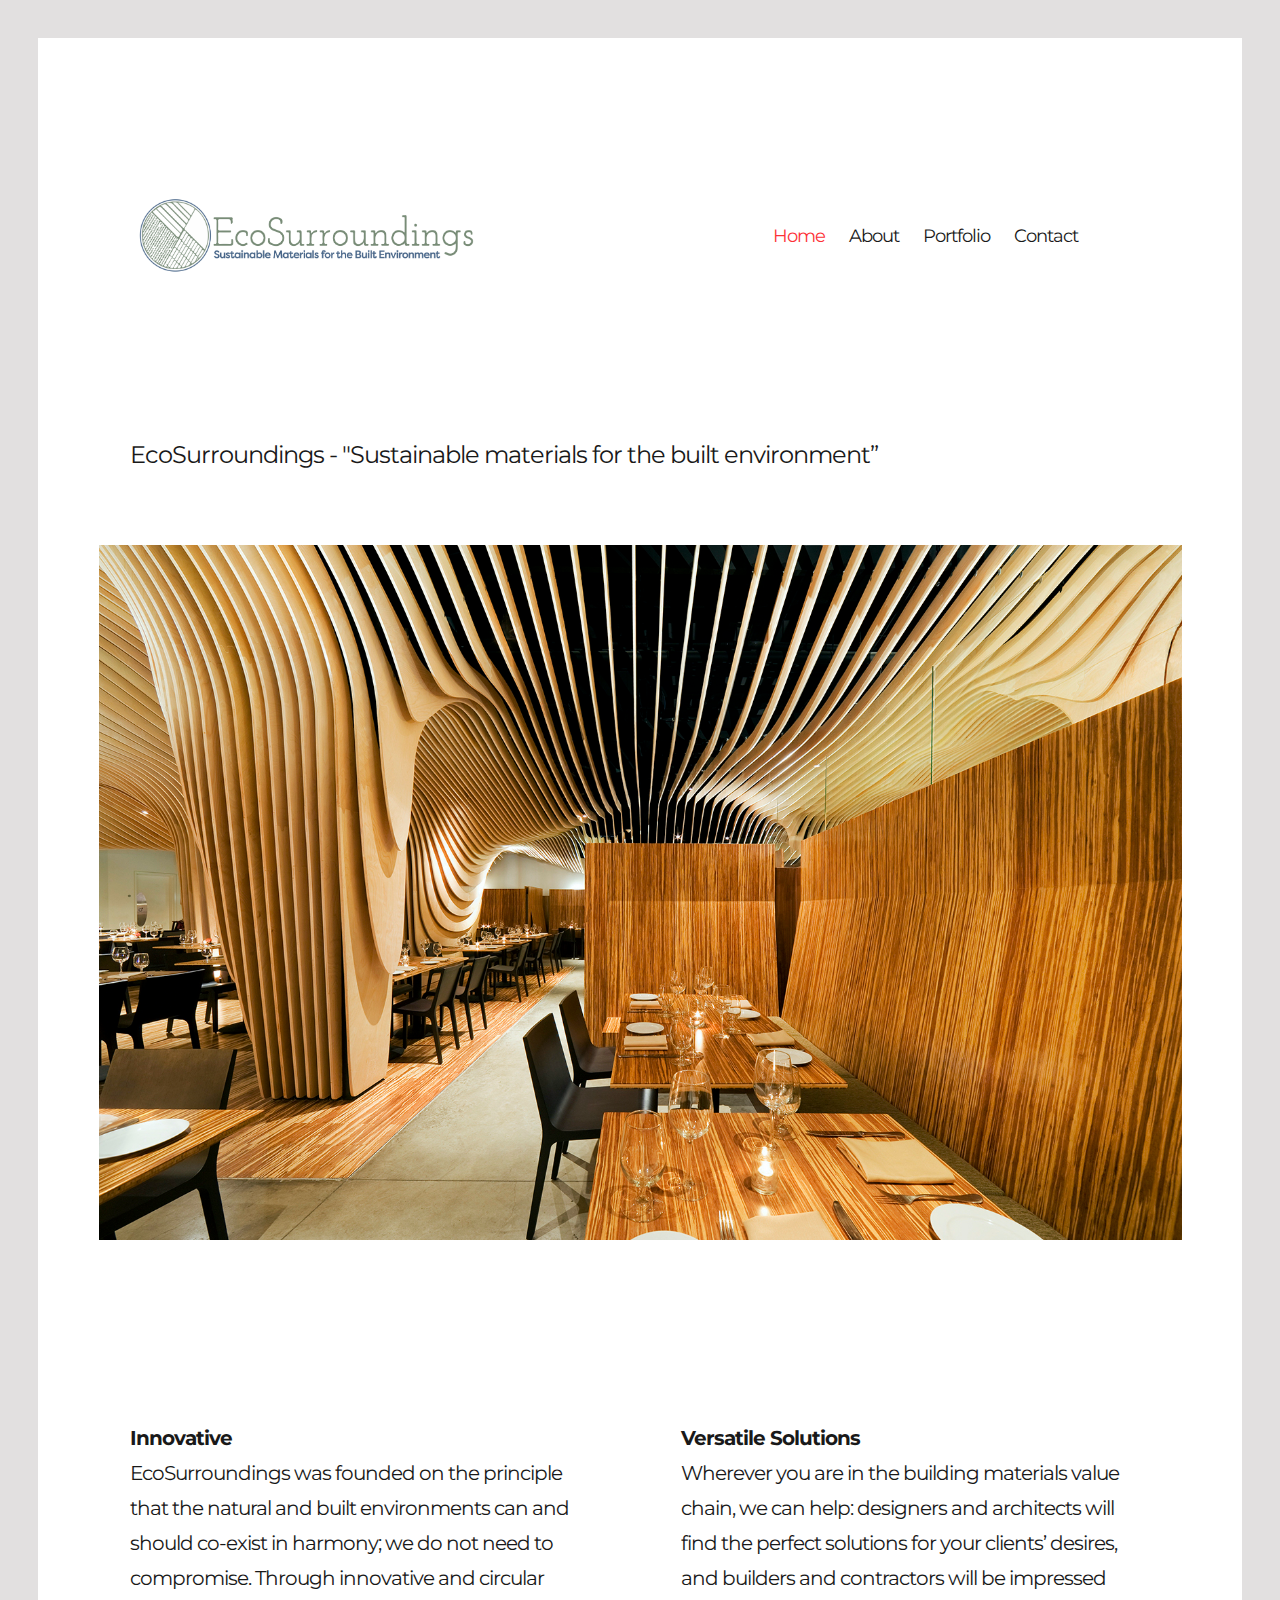
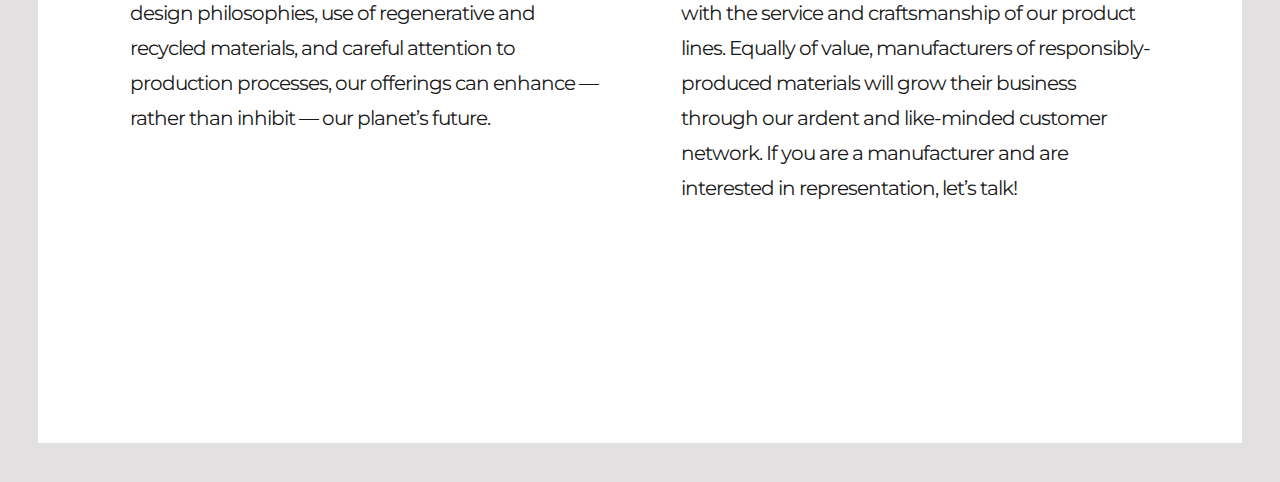
<file: index.html>
<!DOCTYPE HTML>
<html lang="en-US">
    <head>
        <title>EcoSurroundings | Home</title>
        <meta http-equiv="Content-Type" content="text/html; charset=UTF-8">
        <meta name="description" content="Template by Dry Themes" />
        <meta name="keywords" content="HTML, CSS, JavaScript, PHP" />
        <meta name="author" content="DryThemes" />
        <meta name="viewport" content="width=device-width, initial-scale=1, maximum-scale=1">

        <link rel="shortcut icon" href="images/favicon.png" />    
        <link href='http://fonts.googleapis.com/css?family=Montserrat:400,700%7CPT+Serif:400,700' rel='stylesheet' type='text/css'>	
        <link rel="stylesheet" type="text/css"  href='css/clear.css' />
        <link rel="stylesheet" type="text/css"  href='css/common.css' />
        <link rel="stylesheet" type="text/css"  href='css/font-awesome.min.css' />
        <link rel="stylesheet" type="text/css"  href='css/carouFredSel.css' />
        <link rel="stylesheet" type="text/css"  href='css/prettyPhoto.css' />        
        <link rel="stylesheet" type="text/css"  href='css/sm-clean.css' />        
        <link rel="stylesheet" type="text/css"  href='style.css' />

        <!--[if lt IE 9]>
                <script src="js/html5shiv.js"></script>                
                <script src="js/respond.min.js"></script>                
        <![endif]-->

    </head>
    <body class="page">

        <table class="doc-loader">
            <tbody>
                <tr>
                    <td>
                        <img src="images/loadingIcon.png" alt="Loading...">                    
                    </td>
                </tr>
            </tbody>
        </table>   

        <!-- <div class="header-search">
            <div class="content-1330 center-relative">
                <form class="search-form">
                    <label>		
                        <input type="search" class="search-field" placeholder="Search ..." value="" name="s" title="Search for:">                        
                    </label>    
                </form>               
            </div>
        </div> -->


        <div class="body-wrapper">           
            <div class="content-1330 header-holder center-relative">
                <div class="header-logo left">
                    <h1 class="site-title">
                        <a href="index.html">
                            <img src="images/ecoSurroundingsLogo.png" alt="EcoSurroundings Logo" class="main-logo">
                        </a>               
                    </h1>
                </div>

                <div class="header-menu right">
                    <nav id="header-main-menu" class="left">
                        <ul class="main-menu sm sm-clean">
                            <li>
                                <a href="index.html">Home</a>
                            </li>
                            <li>
                                <a href="about.html">About</a>
                            </li>
                            <li>
                                <a href="portfolio.html">Portfolio</a>
                            </li>       
                            <li>
                                <a href="contact.html">Contact</a>
                            </li>
                        </ul>
                    </nav>
                    <div class="clear"></div>							
                </div>
            </div>

            <div id="content" class="site-content">
                <article>
                    <div class="content-1330 center-relative">
                        <div class="page-desc">
                            EcoSurroundings - "Sustainable materials for the built environment”
                        </div>
                        <div class="clear"></div>
                        <p>&nbsp;</p>
                        <p>&nbsp;</p>
                    </div>

                    <div class="content-1530 center-relative block slider image-slider-margin">
                        <script>
                            var slider1_speed = "500";
                            var slider1_auto = "true";
                            var slider1_pagination = "false";
                            var slider1_hover = "true";
                        </script>
                        <div class="image-slider-wrapper">
                            <ul id="slider1" class="image-slider slides center-text">
                                <li>
                                    <img src="images/Plyboo.jpg" alt="Plyboo wood" class="slider-image">
                                </li>
                                <li>
                                    <img src="images/ArborWood.jpeg" alt="Arbor Wood" class="slider-image">
                                </li>
                                <li>
                                    <img src="images/Durat.jpg" alt="Durat" class="durat-slider-image">
                                </li>
                            </ul>                        
                            <div class="slider1_pagination carousel_pagination left"></div>
                        </div>
                        <div class="clear"></div>                                                
                    </div>

                    <div class="content-1330 center-relative block">
                        <p>&nbsp;</p>
                        <p>&nbsp;</p>
                        <div class="one_half">
                            <strong>Innovative</strong>
                            <br>
                            EcoSurroundings was founded on the principle that the natural and built environments can and should co-exist in harmony;
                            we do not need to compromise. Through innovative and circular design philosophies, use of regenerative and recycled
                            materials, and careful attention to production processes, our offerings can enhance — rather than inhibit — our planet’s
                            future.
                        </div>
                        <div class="one_half last">
                            <strong>Versatile Solutions</strong>
                            <br>
                            Wherever you are in the building materials value chain, we can help: designers and architects will find the perfect
                            solutions for your clients’ desires, and builders and contractors will be impressed with the service and craftsmanship
                            of our product lines. Equally of value, manufacturers of responsibly-produced materials will grow their business through
                            our ardent and like-minded customer network. If you are a manufacturer and are interested in representation, let’s talk!
                        </div>
                        <div class="clear"></div>
                    </div>
                </article>
            </div>

            <!-- <footer class="footer">
                <div class="content-1330 center-relative">			
                    <ul>
                        <li class="center-footer-content">                
                            <a href="index.html">
                                <img src="images/sunDefaultLogoFooter.png" alt="Sun-">
                            </a>                
                        </li>
                        <li class="right-footer-contnet">
                            <a href="#">Twitter</a>
                            <a href="#">Linkedin</a>
                            <a href="#">Dribbble</a>
                            <a href="#">Instagram</a>            
                        </li>
                    </ul>
                </div>
            </footer> -->

        </div>



        <!--Load JavaScript-->
        <script src="js/jquery.js"></script>			                                       
        <script src='js/jquery.fitvids.js'></script>
        <script src='js/jquery.smartmenus.min.js'></script>        
        <script src='js/imagesloaded.pkgd.js'></script>        
        <script src='js/isotope.pkgd.js'></script>        
        <script src='js/jquery.carouFredSel-6.0.0-packed.js'></script>
        <script src='js/jquery.mousewheel.min.js'></script>
        <script src='js/jquery.touchSwipe.min.js'></script>
        <script src='js/jquery.easing.1.3.js'></script>
        <script src='js/jquery.prettyPhoto.js'></script>        
        <script src='js/jquery.ba-throttle-debounce.min.js'></script>                
        <script src='js/jquery.nicescroll.min.js'></script>
        <script src='js/main.js'></script>
    </body>
</html>
</file>
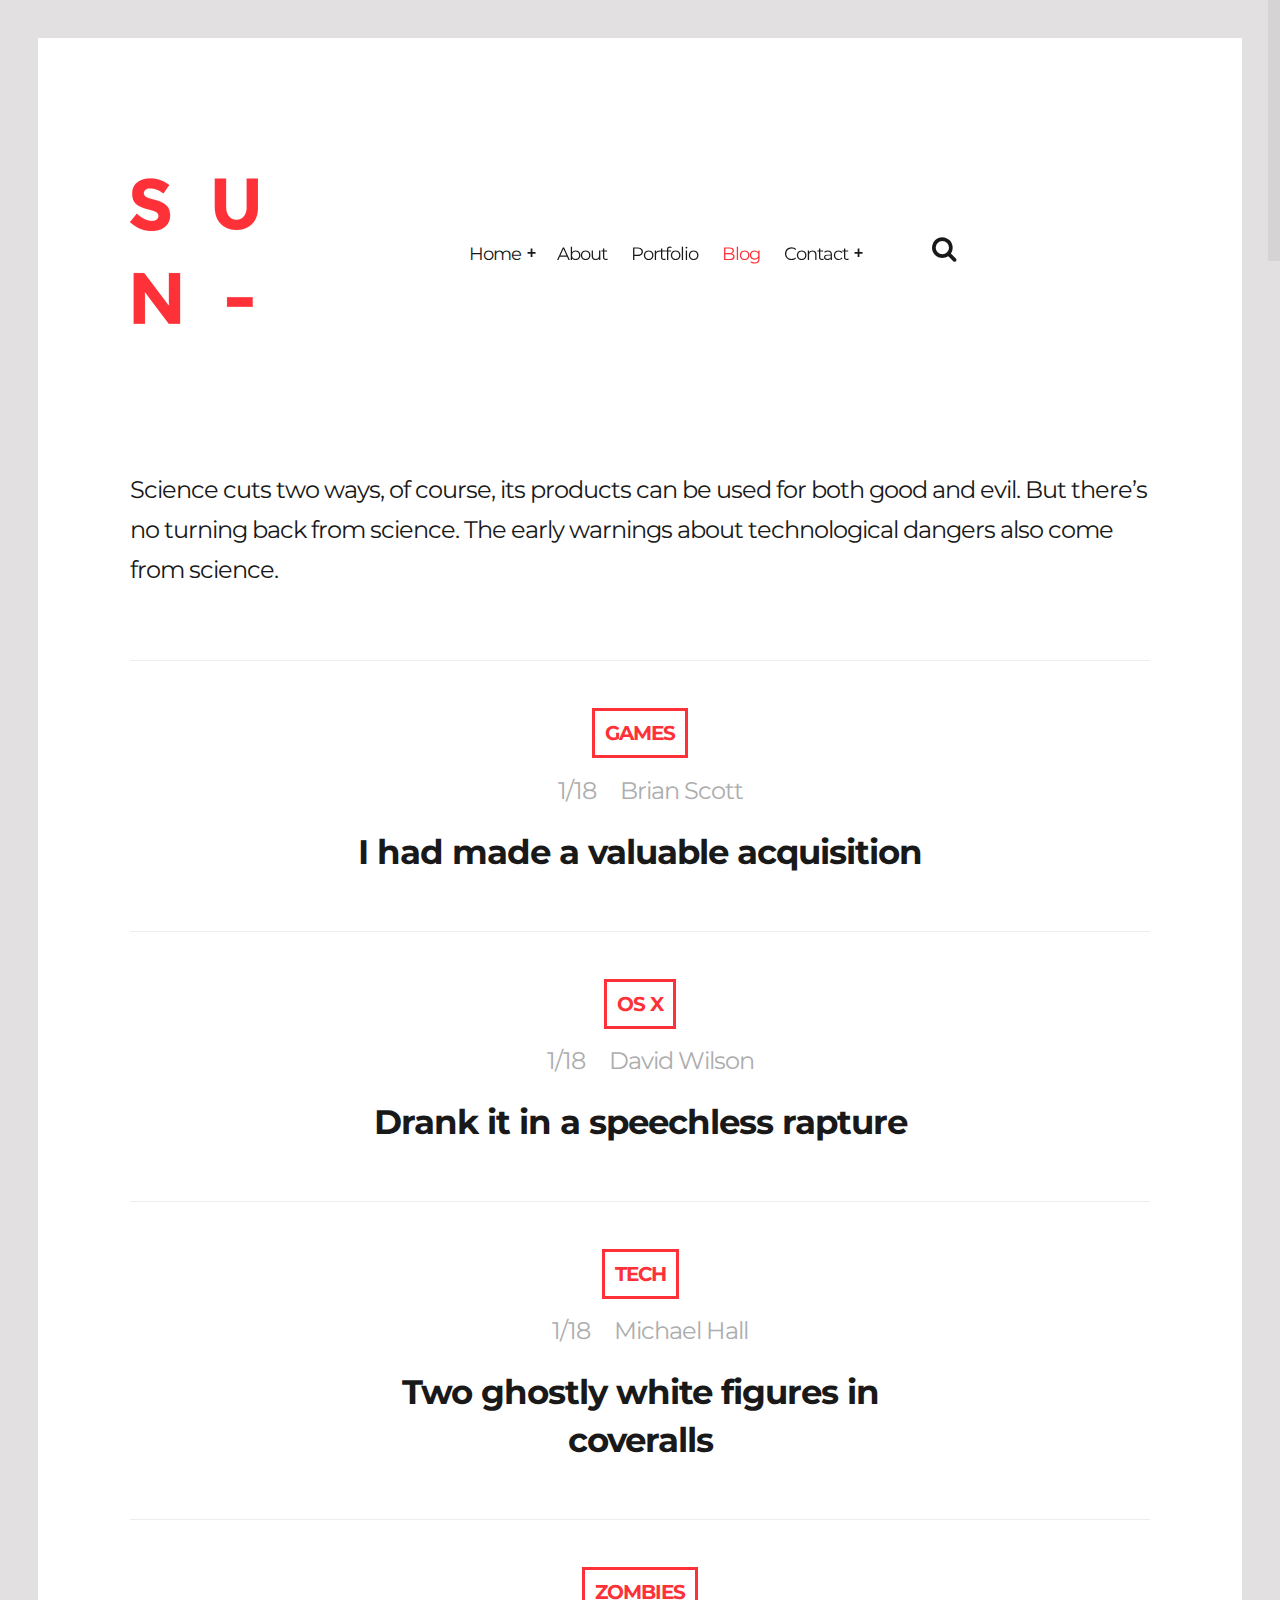
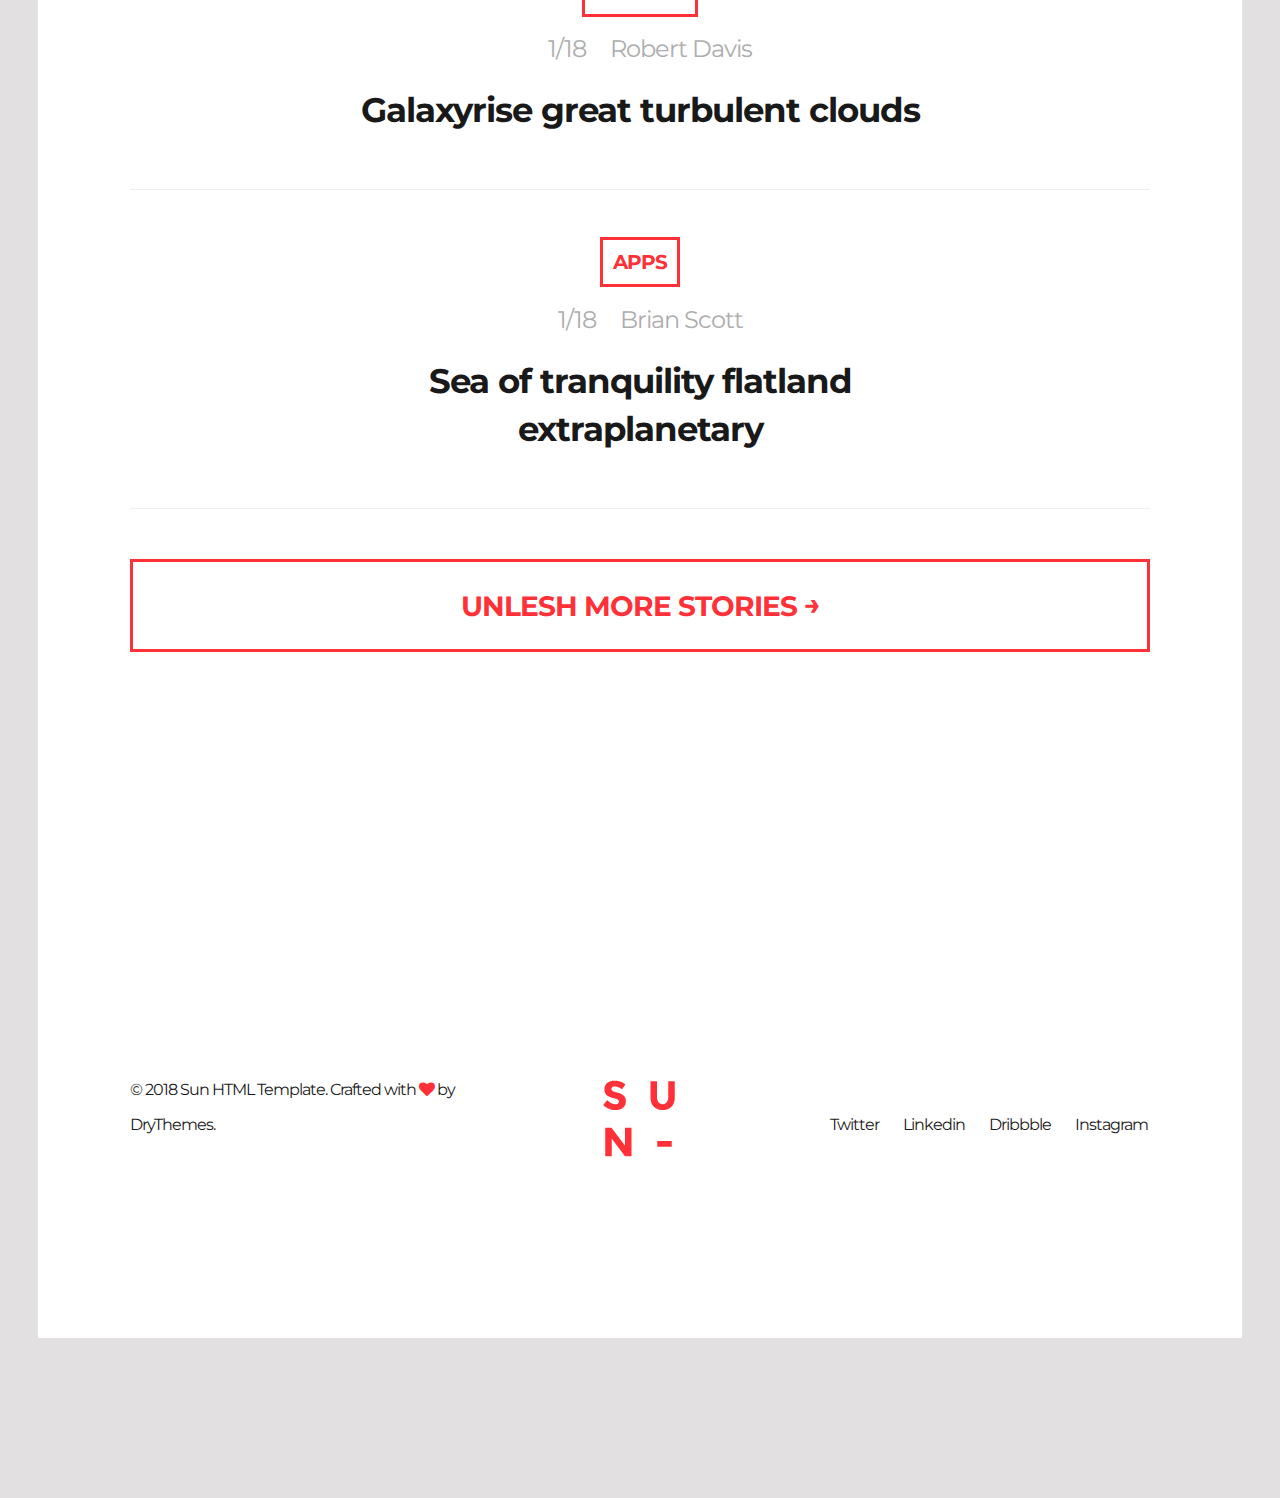
<file: blog.html>
<!DOCTYPE HTML>
<html lang="en-US">
    <head>
        <title>Sun - Html Responsive Template</title>
        <meta http-equiv="Content-Type" content="text/html; charset=UTF-8">
        <meta name="description" content="Template by Dry Themes" />
        <meta name="keywords" content="HTML, CSS, JavaScript, PHP" />
        <meta name="author" content="DryThemes" />
        <meta name="viewport" content="width=device-width, initial-scale=1, maximum-scale=1">

        <link rel="shortcut icon" href="images/favicon.png" />    
        <link href='http://fonts.googleapis.com/css?family=Montserrat:400,700%7CPT+Serif:400,700' rel='stylesheet' type='text/css'>	
        <link rel="stylesheet" type="text/css"  href='css/clear.css' />
        <link rel="stylesheet" type="text/css"  href='css/common.css' />
        <link rel="stylesheet" type="text/css"  href='css/font-awesome.min.css' />
        <link rel="stylesheet" type="text/css"  href='css/carouFredSel.css' />
        <link rel="stylesheet" type="text/css"  href='css/prettyPhoto.css' />        
        <link rel="stylesheet" type="text/css"  href='css/sm-clean.css' />        
        <link rel="stylesheet" type="text/css"  href='style.css' />

        <!--[if lt IE 9]>
                <script src="js/html5shiv.js"></script>                
                <script src="js/respond.min.js"></script>                
        <![endif]-->

    </head>
    <body class="blog">

        <table class="doc-loader">
            <tbody>
                <tr>
                    <td>
                        <img src="images/ajax-document-loader.gif" alt="Loading...">                    
                    </td>
                </tr>
            </tbody>
        </table>   

        <div class="header-search">
            <div class="content-1330 center-relative">
                <form class="search-form">
                    <label>		
                        <input type="search" class="search-field" placeholder="Search ..." value="" name="s" title="Search for:">                        
                    </label>    
                </form>               
            </div>
        </div>


        <div class="body-wrapper">           
            <div class="content-1330 header-holder center-relative">
                <div class="header-logo left">

                    <h1 class="site-title">
                        <a href="index.html">
                            <img src="images/sunDefaultLogo.png" alt="Sun-">
                        </a>               
                    </h1>

                </div>

                <div class="header-menu right">
                    <nav id="header-main-menu" class="left">
                        <ul class="main-menu sm sm-clean">
                            <li>
                                <a href="index.html">Home</a>
                                <ul class="sub-menu">
                                    <li>
                                        <a href="index-image.html">Home & Image</a>
                                    </li>
                                    <li>
                                        <a href="index-slider.html">Home & Slider</a>
                                    </li>
                                    <li>
                                        <a href="index-blog.html">Home & Blog</a>
                                    </li>
                                    <li>
                                        <a href="index-video.html">Home & Video</a>
                                    </li>
                                </ul>
                            </li>
                            <li>
                                <a href="about.html">About</a>
                            </li>
                            <li>
                                <a href="portfolio.html">Portfolio</a>
                            </li>
                            <li>
                                <a href="blog.html">Blog</a>
                            </li>        
                            <li>
                                <a href="contact.html">Contact</a>
                                <ul class="sub-menu">
                                    <li>
                                        <a href="contact-map.html">Contact & Map</a>
                                    </li>                                    
                                </ul>
                            </li>
                        </ul>
                    </nav>
                    <div class="toggle-holder relative right">
                        <div id="toggle">
                            <i class="fa fa-search"></i>                      
                        </div>
                    </div>
                    <div class="clear"></div>							
                </div>
                <div class="clear"></div>
            </div>

            <div id="content" class="site-content">
                <article>
                    <div class="content-1330 center-relative">
                        <div class="page-desc">
                            Science cuts two ways, of course, its products can be used for both good and evil. But there’s no turning back from science. The early warnings about technological dangers also come from science.
                        </div>
                        <div class="clear"></div>
                        <p>&nbsp;</p>
                        <p>&nbsp;</p>
                        <div class="blog-holder block center-relative content-1330">

                            <div class="post-border center-relative block"></div>

                            <article class="relative blog-item-holder center-relative">
                                <div class="cat-links">
                                    <ul>
                                        <li>
                                            <a href="#">GAMES</a>
                                        </li>
                                    </ul>
                                </div>
                                <div class="entry-date published">1/18</div>
                                <div class="author vcard">Brian Scott</div>
                                <h2 class="entry-title">
                                    <a href="single.html">I had made a valuable acquisition</a>
                                </h2>
                                <div class="clear"></div>
                            </article>

                            <div class="post-border center-relative block"></div>

                            <article class="relative blog-item-holder center-relative">
                                <div class="cat-links">
                                    <ul>
                                        <li>
                                            <a href="#">OS X</a>
                                        </li>
                                    </ul>
                                </div>
                                <div class="entry-date published">1/18</div>
                                <div class="author vcard">David Wilson</div>
                                <h2 class="entry-title">
                                    <a href="single.html">Drank it in a speechless rapture</a>
                                </h2>
                                <div class="clear"></div>
                            </article>

                            <div class="post-border center-relative block"></div>

                            <article class="relative blog-item-holder center-relative">
                                <div class="cat-links">
                                    <ul>
                                        <li>
                                            <a href="#">TECH</a>
                                        </li>
                                    </ul>
                                </div>
                                <div class="entry-date published">1/18</div>
                                <div class="author vcard">Michael Hall</div>
                                <h2 class="entry-title">
                                    <a href="single.html">Two ghostly white figures in coveralls</a>
                                </h2>
                                <div class="clear"></div>
                            </article>

                            <div class="post-border center-relative block"></div>

                            <article class="relative blog-item-holder center-relative">
                                <div class="cat-links">
                                    <ul>
                                        <li>
                                            <a href="#">ZOMBIES</a>
                                        </li>
                                    </ul>
                                </div>
                                <div class="entry-date published">1/18</div>
                                <div class="author vcard">Robert Davis</div>
                                <h2 class="entry-title">
                                    <a href="single.html">Galaxyrise great turbulent clouds</a>
                                </h2>
                                <div class="clear"></div>
                            </article>

                            <div class="post-border center-relative block"></div>

                            <article class="relative blog-item-holder center-relative">
                                <div class="cat-links">
                                    <ul>
                                        <li>
                                            <a href="#">APPS</a>
                                        </li>
                                    </ul>
                                </div>
                                <div class="entry-date published">1/18</div>
                                <div class="author vcard">Brian Scott</div>
                                <h2 class="entry-title">
                                    <a href="single.html">Sea of tranquility flatland extraplanetary</a>
                                </h2>
                                <div class="clear"></div>
                            </article>

                            <div class="post-border center-relative block"></div>

                        </div>                                                                                             
                    </div>
                    <div class="block content-1330 center-relative center-text top-50 bottom-50">
                        <a target="_self" class="more-posts">UNLESH MORE STORIES  <span>→</span></a>
                    </div>
                </article>
            </div>

            <!--Footer-->

            <footer class="footer">
                <div class="content-1330 center-relative">			
                    <ul>
                        <li class="left-footer-content">
                            © 2018 Sun HTML Template. Crafted with <i class="fa fa-heart"></i> by <a href="http://drythemes.com">DryThemes</a>.            
                        </li>
                        <li class="center-footer-content">                
                            <a href="index.html">
                                <img src="images/sunDefaultLogoFooter.png" alt="Sun-">
                            </a>                
                        </li>
                        <li class="right-footer-contnet">
                            <a href="#">Twitter</a>
                            <a href="#">Linkedin</a>
                            <a href="#">Dribbble</a>
                            <a href="#">Instagram</a>            
                        </li>
                        <li class="left-footer-content mobile">
                            <!-- Link back to Colorlib can't be removed. Template is licensed under CC BY 3.0. -->
Copyright &copy;<script>document.write(new Date().getFullYear());</script> All rights reserved | This template is made with <i class="fa fa-heart-o" aria-hidden="true"></i> by <a href="https://colorlib.com" target="_blank">Colorlib</a>
<!-- Link back to Colorlib can't be removed. Template is licensed under CC BY 3.0. -->
                        </li>
                    </ul>
                </div>
            </footer>

            <!-- End .body-border -->
        </div>



        <!--Load JavaScript-->
        <script src="js/jquery.js"></script>			                                       
        <script src='js/jquery.fitvids.js'></script>
        <script src='js/jquery.smartmenus.min.js'></script>        
        <script src='js/imagesloaded.pkgd.js'></script>        
        <script src='js/isotope.pkgd.js'></script>        
        <script src='js/jquery.carouFredSel-6.0.0-packed.js'></script>
        <script src='js/jquery.mousewheel.min.js'></script>
        <script src='js/jquery.touchSwipe.min.js'></script>
        <script src='js/jquery.easing.1.3.js'></script>
        <script src='js/jquery.prettyPhoto.js'></script>        
        <script src='js/jquery.ba-throttle-debounce.min.js'></script>                
        <script src='js/jquery.nicescroll.min.js'></script>
        <script src='js/main.js'></script>
    </body>
</html>
</file>
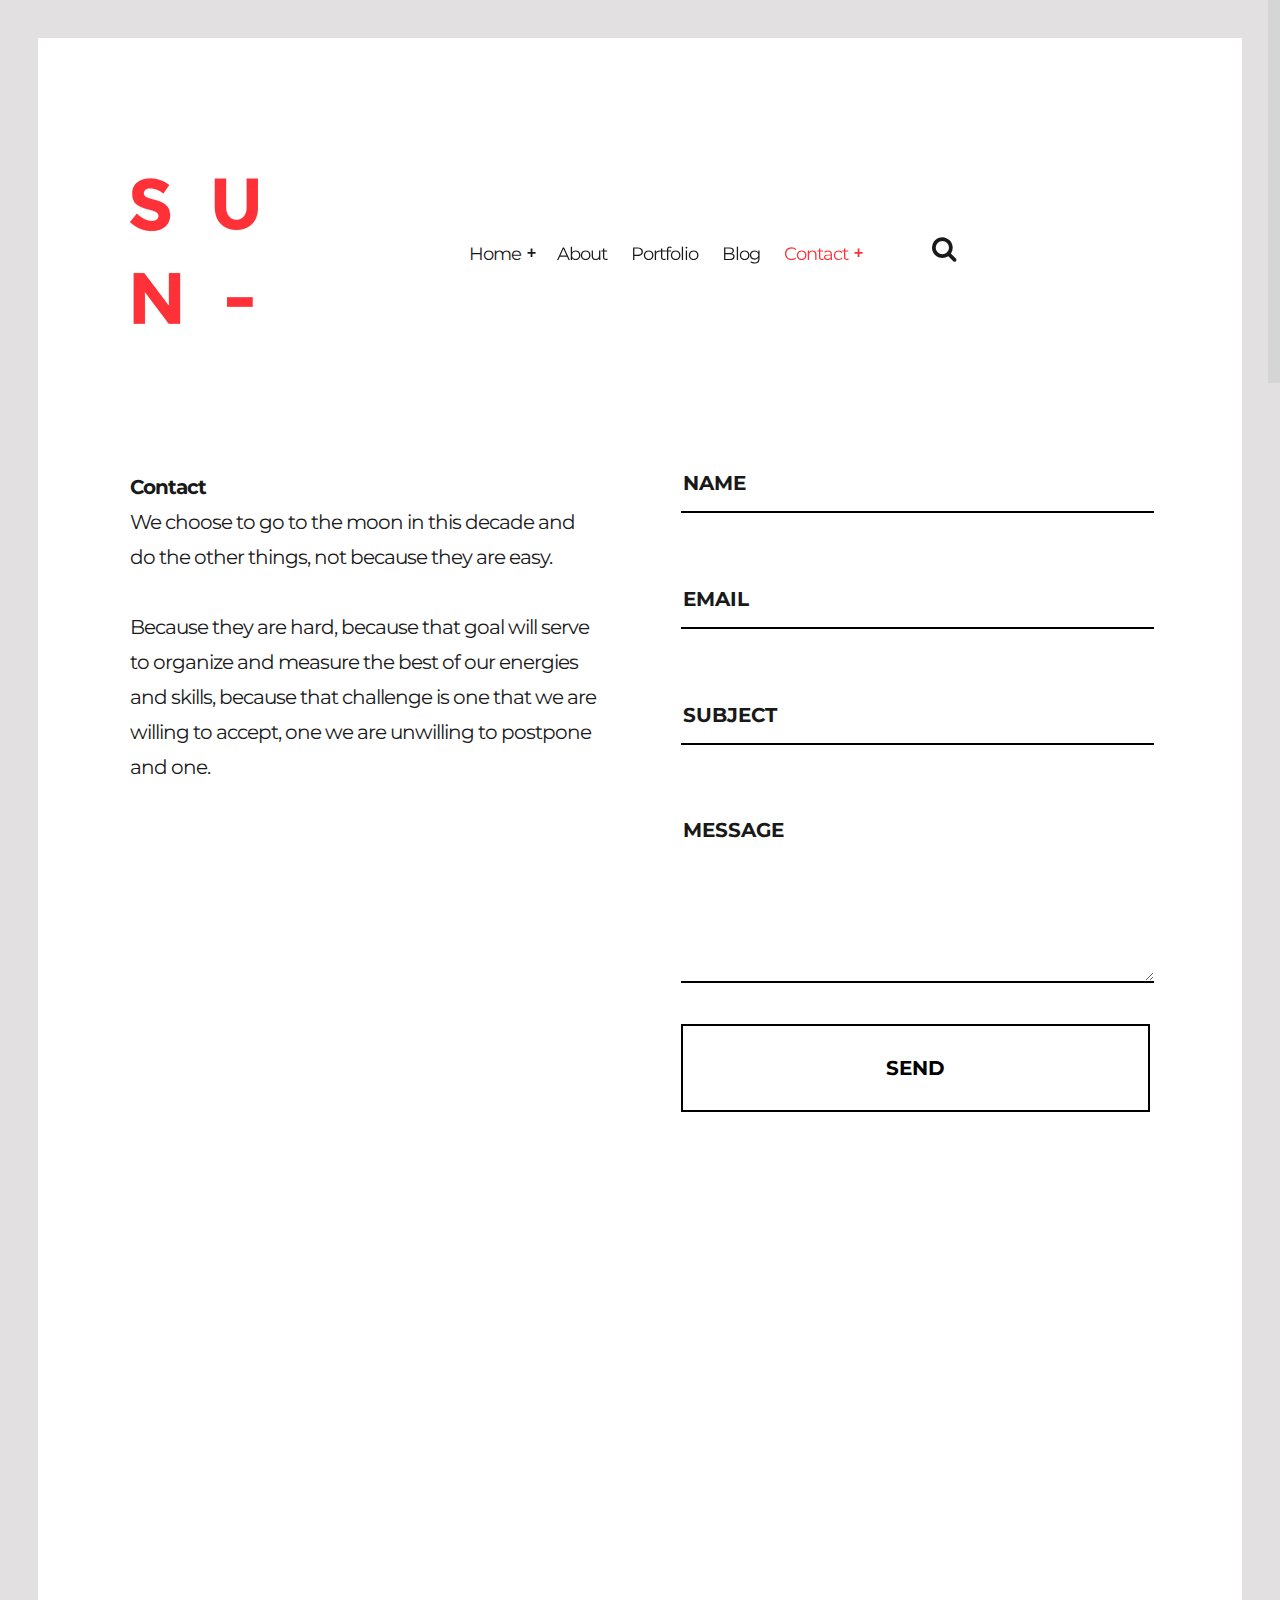
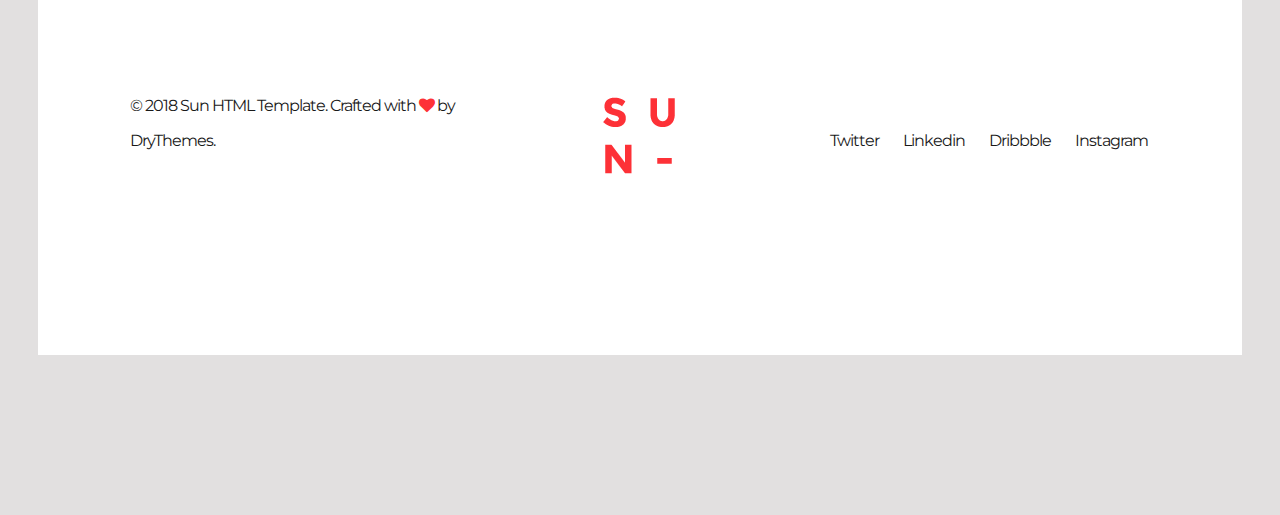
<file: contact-map.html>
<!DOCTYPE HTML>
<html lang="en-US">
    <head>
        <title>Sun - Html Responsive Template</title>
        <meta http-equiv="Content-Type" content="text/html; charset=UTF-8">
        <meta name="description" content="Template by Dry Themes" />
        <meta name="keywords" content="HTML, CSS, JavaScript, PHP" />
        <meta name="author" content="DryThemes" />
        <meta name="viewport" content="width=device-width, initial-scale=1, maximum-scale=1">

        <link rel="shortcut icon" href="images/favicon.png" />    
        <link href='http://fonts.googleapis.com/css?family=Montserrat:400,700%7CPT+Serif:400,700' rel='stylesheet' type='text/css'>	
        <link rel="stylesheet" type="text/css"  href='css/clear.css' />
        <link rel="stylesheet" type="text/css"  href='css/common.css' />
        <link rel="stylesheet" type="text/css"  href='css/font-awesome.min.css' />
        <link rel="stylesheet" type="text/css"  href='css/carouFredSel.css' />
        <link rel="stylesheet" type="text/css"  href='css/prettyPhoto.css' />        
        <link rel="stylesheet" type="text/css"  href='css/sm-clean.css' />        
        <link rel="stylesheet" type="text/css"  href='style.css' />

        <!--[if lt IE 9]>
                <script src="js/html5shiv.js"></script>                
                <script src="js/respond.min.js"></script>                
        <![endif]-->

    </head>
    <body class="page">

        <table class="doc-loader">
            <tbody>
                <tr>
                    <td>
                        <img src="images/ajax-document-loader.gif" alt="Loading...">                    
                    </td>
                </tr>
            </tbody>
        </table>   

        <div class="header-search">
            <div class="content-1330 center-relative">
                <form class="search-form">
                    <label>		
                        <input type="search" class="search-field" placeholder="Search ..." value="" name="s" title="Search for:">                        
                    </label>    
                </form>               
            </div>
        </div>


        <div class="body-wrapper">           
            <div class="content-1330 header-holder center-relative">
                <div class="header-logo left">

                    <h1 class="site-title">
                        <a href="index.html">
                            <img src="images/sunDefaultLogo.png" alt="Sun-">
                        </a>               
                    </h1>

                </div>

                <div class="header-menu right">
                    <nav id="header-main-menu" class="left">
                        <ul class="main-menu sm sm-clean">
                            <li>
                                <a href="index.html">Home</a>
                                <ul class="sub-menu">
                                    <li>
                                        <a href="index-image.html">Home & Image</a>
                                    </li>
                                    <li>
                                        <a href="index-slider.html">Home & Slider</a>
                                    </li>
                                    <li>
                                        <a href="index-blog.html">Home & Blog</a>
                                    </li>
                                    <li>
                                        <a href="index-video.html">Home & Video</a>
                                    </li>
                                </ul>
                            </li>
                            <li>
                                <a href="about.html">About</a>
                            </li>
                            <li>
                                <a href="portfolio.html">Portfolio</a>
                            </li>
                            <li>
                                <a href="blog.html">Blog</a>
                            </li>        
                            <li>
                                <a href="contact.html">Contact</a>
                                <ul class="sub-menu">
                                    <li>
                                        <a href="contact-map.html">Contact & Map</a>
                                    </li>                                    
                                </ul>
                            </li>
                        </ul>
                    </nav>
                    <div class="toggle-holder relative right">
                        <div id="toggle">
                            <i class="fa fa-search"></i>                      
                        </div>
                    </div>
                    <div class="clear"></div>							
                </div>
                <div class="clear"></div>
            </div>

            <div id="content" class="site-content">
                <article>
                    <div class="content-1330 center-relative">
                        <div class="one_half">
                            <strong>Contact</strong>
                            <br>
                            <p>We choose to go to the moon in this decade and do the other things, not because they are easy.</p>
                            <p>&nbsp;</p>
                            <p>Because they are hard, because that goal will serve to organize and measure the best of our energies and skills, because that challenge is one that we are willing to accept, one we are unwilling to postpone and one.</p>
                            <p>&nbsp;</p>                            
                            <p>
                                <iframe src="https://www.google.com/maps/embed?pb=!1m10!1m8!1m3!1d6044.7596533049755!2d-75.295283!3d40.75367!3m2!1i1024!2i768!4f13.1!5e0!3m2!1sen!2srs!4v1516053091606" width="600" height="450" allowfullscreen></iframe>
                            </p>
                        </div>

                        <div class="one_half last">
                            <div class="contact-form">                            
                                <p><input id="name" type="text" name="your-name" placeholder="Name"></p>
                                <p><input id="contact-email" type="email" name="your-email" placeholder="Email"></p>
                                <p><input id="subject" type="text" name="your-subject" placeholder="Subject"></p>
                                <p><textarea id="message" name="your-message" placeholder="Message"></textarea></p>
                                <p><input type="submit" onClick="SendMail()" value="SEND"></p>                                 
                            </div>  
                        </div>
                        <div class="clear"></div>
                    </div>
                </article>


            </div>

            <!--Footer-->

            <footer class="footer">
                <div class="content-1330 center-relative">			
                    <ul>
                        <li class="left-footer-content">
                            © 2018 Sun HTML Template. Crafted with <i class="fa fa-heart"></i> by <a href="http://drythemes.com">DryThemes</a>.            
                        </li>
                        <li class="center-footer-content">                
                            <a href="index.html">
                                <img src="images/sunDefaultLogoFooter.png" alt="Sun-">
                            </a>                
                        </li>
                        <li class="right-footer-contnet">
                            <a href="#">Twitter</a>
                            <a href="#">Linkedin</a>
                            <a href="#">Dribbble</a>
                            <a href="#">Instagram</a>            
                        </li>
                        <li class="left-footer-content mobile">
                            <!-- Link back to Colorlib can't be removed. Template is licensed under CC BY 3.0. -->
Copyright &copy;<script>document.write(new Date().getFullYear());</script> All rights reserved | This template is made with <i class="fa fa-heart-o" aria-hidden="true"></i> by <a href="https://colorlib.com" target="_blank">Colorlib</a>
<!-- Link back to Colorlib can't be removed. Template is licensed under CC BY 3.0. -->
                        </li>
                    </ul>
                </div>
            </footer>

            <!-- End .body-border -->
        </div>



        <!--Load JavaScript-->
        <script src="js/jquery.js"></script>			                                       
        <script src='js/jquery.fitvids.js'></script>
        <script src='js/jquery.smartmenus.min.js'></script>        
        <script src='js/imagesloaded.pkgd.js'></script>        
        <script src='js/isotope.pkgd.js'></script>        
        <script src='js/jquery.carouFredSel-6.0.0-packed.js'></script>
        <script src='js/jquery.mousewheel.min.js'></script>
        <script src='js/jquery.touchSwipe.min.js'></script>
        <script src='js/jquery.easing.1.3.js'></script>
        <script src='js/jquery.prettyPhoto.js'></script>        
        <script src='js/jquery.ba-throttle-debounce.min.js'></script>                
        <script src='js/jquery.nicescroll.min.js'></script>
        <script src='js/main.js'></script>
    </body>
</html>
</file>
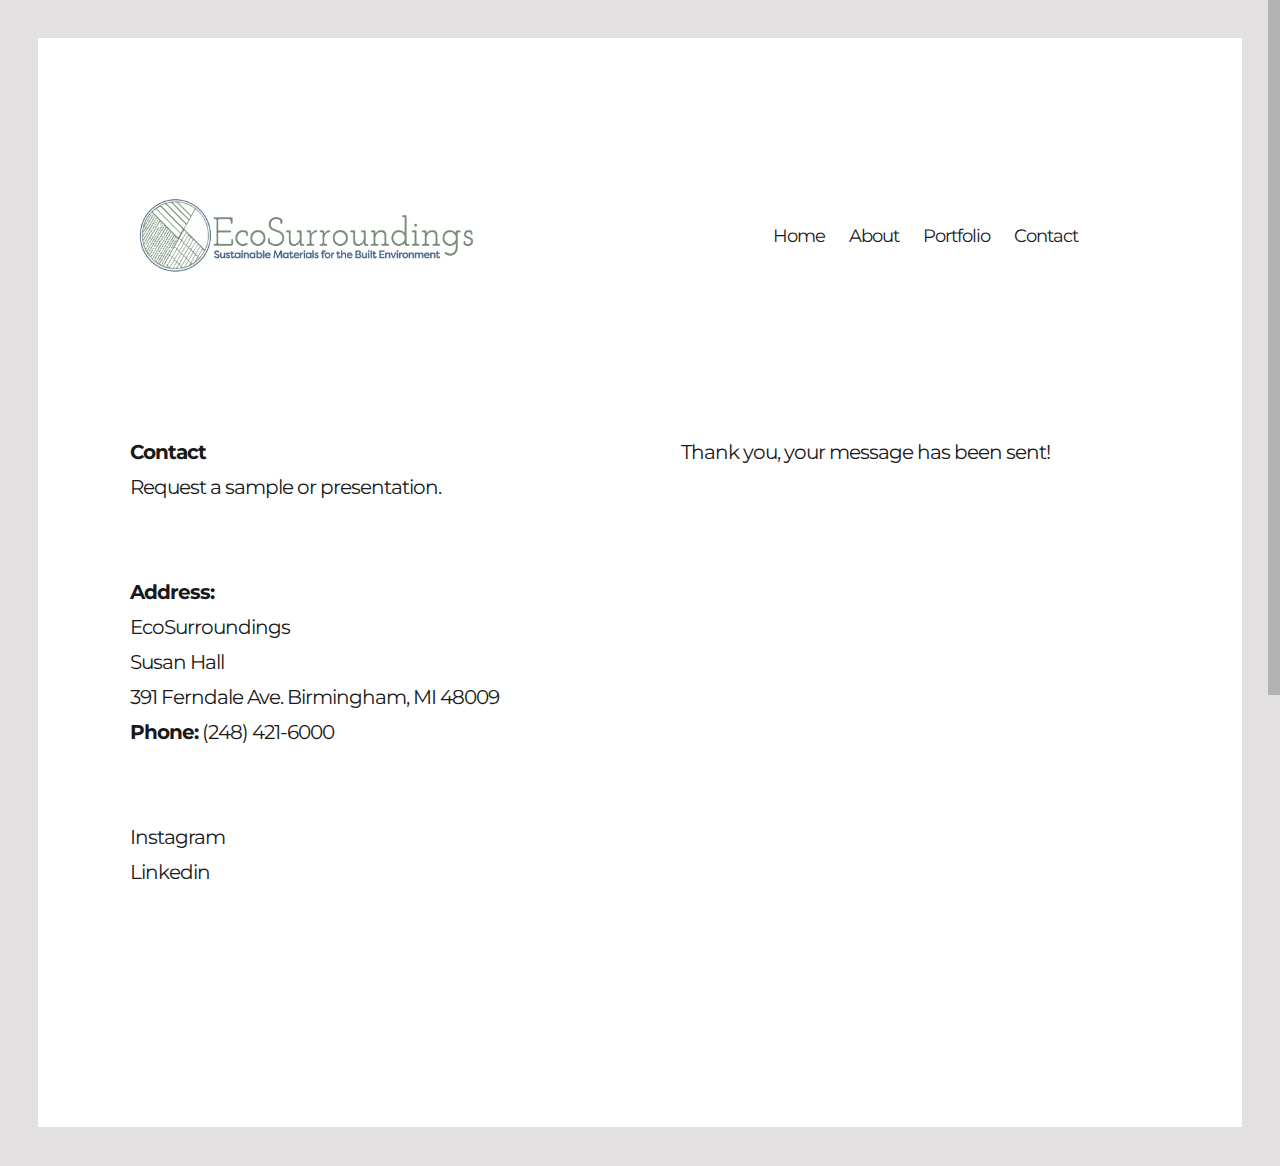
<file: contact-success.html>
<!DOCTYPE HTML>
<html lang="en-US">

<head>
    <title>EcoSurroundings | Contact Us</title>
    <meta http-equiv="Content-Type" content="text/html; charset=UTF-8">
    <meta name="description" content="Template by Dry Themes" />
    <meta name="keywords" content="HTML, CSS, JavaScript, PHP" />
    <meta name="author" content="DryThemes" />
    <meta name="viewport" content="width=device-width, initial-scale=1, maximum-scale=1">

    <link rel="shortcut icon" href="images/favicon.png" />
    <link href='http://fonts.googleapis.com/css?family=Montserrat:400,700%7CPT+Serif:400,700' rel='stylesheet'
        type='text/css'>
    <link rel="stylesheet" type="text/css" href='css/clear.css' />
    <link rel="stylesheet" type="text/css" href='css/common.css' />
    <link rel="stylesheet" type="text/css" href='css/font-awesome.min.css' />
    <link rel="stylesheet" type="text/css" href='css/carouFredSel.css' />
    <link rel="stylesheet" type="text/css" href='css/prettyPhoto.css' />
    <link rel="stylesheet" type="text/css" href='css/sm-clean.css' />
    <link rel="stylesheet" type="text/css" href='style.css' />

    <!--[if lt IE 9]>
                <script src="js/html5shiv.js"></script>                
                <script src="js/respond.min.js"></script>                
        <![endif]-->

</head>

<body class="page">

    <table class="doc-loader">
        <tbody>
            <tr>
                <td>
                    <img src="images/loadingIcon.png" alt="Loading...">
                </td>
            </tr>
        </tbody>
    </table>

    <!-- <div class="header-search">
            <div class="content-1330 center-relative">
                <form class="search-form">
                    <label>		
                        <input type="search" class="search-field" placeholder="Search ..." value="" name="s" title="Search for:">                        
                    </label>    
                </form>               
            </div>
        </div> -->


    <div class="body-wrapper">
        <div class="content-1330 header-holder center-relative">
            <div class="header-logo left">

                <h1 class="site-title">
                    <a href="index.html">
                        <img src="images/ecoSurroundingsLogo.png" alt="EcoSurroundings Logo" class="main-logo">
                    </a>
                </h1>

            </div>

            <div class="header-menu right">
                <nav id="header-main-menu" class="left">
                    <ul class="main-menu sm sm-clean">
                        <li>
                            <a href="index.html">Home</a>
                        </li>
                        <li>
                            <a href="about.html">About</a>
                        </li>
                        <li>
                            <a href="portfolio.html">Portfolio</a>
                        </li>
                        <li>
                            <a href="contact.html">Contact</a>
                        </li>
                    </ul>
                </nav>
                <div class="clear"></div>
            </div>
        </div>

        <div id="content" class="site-content">
            <article>
                <div class="content-1330 center-relative">
                    <div class="one_half">
                        <strong>Contact</strong>
                        <br>
                        <p>Request a sample or presentation.</p><br><br>
                        <p>
                            <strong>Address:<br></strong>EcoSurroundings <br>Susan Hall <br>391 Ferndale Ave.
                            Birmingham, MI 48009<br>
                            <strong>Phone:</strong> (248) 421-6000<br>
                        </p>
                        <br>
                        <br>
                        <a href="#">Instagram</a>
                        <br>
                        <a href="https://www.linkedin.com/in/susan-dobel-hall-3391902b/" target="_blank">Linkedin</a>
                    </div>

                    <div class="one_half last">
                        <p class="contact-success">
                            Thank you, your message has been sent!
                        </p>
                    </div>
                    <div class="clear"></div>
                </div>
            </article>


        </div>

        <!--Footer-->

        <!-- <footer class="footer">
                <div class="content-1330 center-relative">			
                    <ul>
                        <li class="center-footer-content">                
                            <a href="index.html">
                                <img src="images/sunDefaultLogoFooter.png" alt="Sun-">
                            </a>                
                        </li>
                        <li class="right-footer-contnet">
                            <a href="#">Twitter</a>
                            <a href="#">Linkedin</a>
                            <a href="#">Dribbble</a>
                            <a href="#">Instagram</a>            
                        </li>
                    </ul>
                </div>
            </footer> -->

        <!-- End .body-border -->
    </div>



    <!--Load JavaScript-->
    <script src="js/jquery.js"></script>
    <script src='js/jquery.fitvids.js'></script>
    <script src='js/jquery.smartmenus.min.js'></script>
    <script src='js/imagesloaded.pkgd.js'></script>
    <script src='js/isotope.pkgd.js'></script>
    <script src='js/jquery.carouFredSel-6.0.0-packed.js'></script>
    <script src='js/jquery.mousewheel.min.js'></script>
    <script src='js/jquery.touchSwipe.min.js'></script>
    <script src='js/jquery.easing.1.3.js'></script>
    <script src='js/jquery.prettyPhoto.js'></script>
    <script src='js/jquery.ba-throttle-debounce.min.js'></script>
    <script src='js/jquery.nicescroll.min.js'></script>
    <script src='js/main.js'></script>
</body>

</html>
</file>
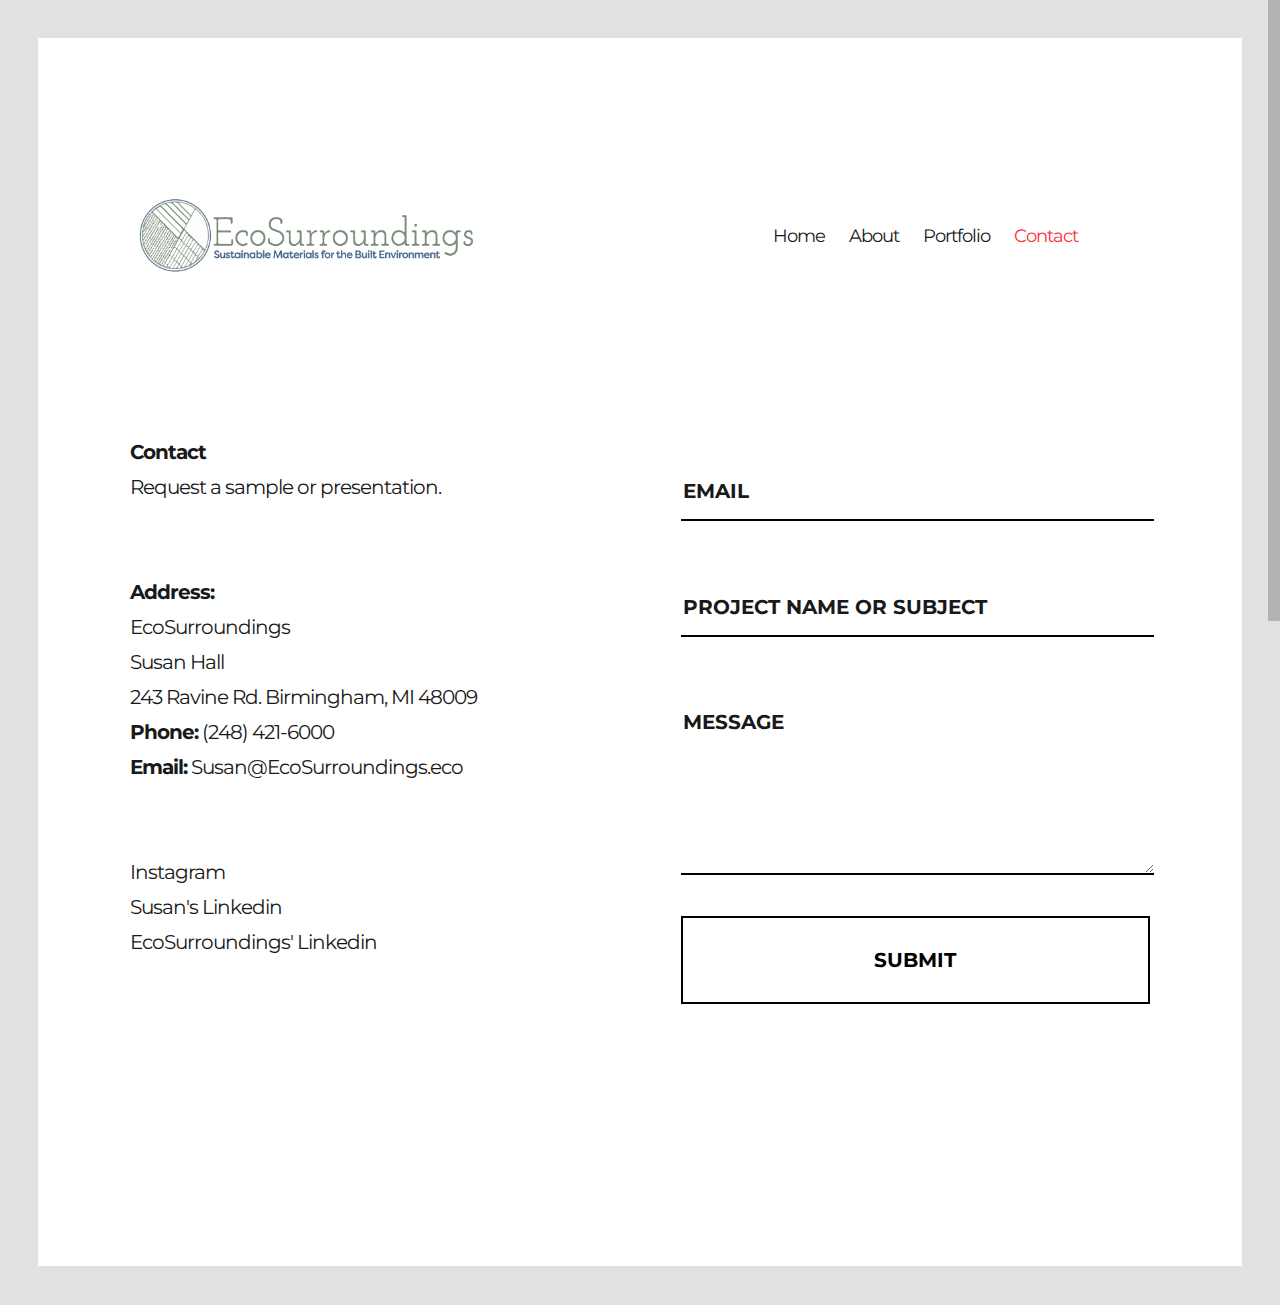
<file: contact.html>
<!DOCTYPE HTML>
<html lang="en-US">
    <head>
        <title>EcoSurroundings | Contact Us</title>
        <meta http-equiv="Content-Type" content="text/html; charset=UTF-8">
        <meta name="description" content="Template by Dry Themes" />
        <meta name="keywords" content="HTML, CSS, JavaScript, PHP" />
        <meta name="author" content="DryThemes" />
        <meta name="viewport" content="width=device-width, initial-scale=1, maximum-scale=1">

        <link rel="shortcut icon" href="images/favicon.png" />    
        <link href='http://fonts.googleapis.com/css?family=Montserrat:400,700%7CPT+Serif:400,700' rel='stylesheet' type='text/css'>	
        <link rel="stylesheet" type="text/css"  href='css/clear.css' />
        <link rel="stylesheet" type="text/css"  href='css/common.css' />
        <link rel="stylesheet" type="text/css"  href='css/font-awesome.min.css' />
        <link rel="stylesheet" type="text/css"  href='css/carouFredSel.css' />
        <link rel="stylesheet" type="text/css"  href='css/prettyPhoto.css' />        
        <link rel="stylesheet" type="text/css"  href='css/sm-clean.css' />        
        <link rel="stylesheet" type="text/css"  href='style.css' />

        <!--[if lt IE 9]>
                <script src="js/html5shiv.js"></script>                
                <script src="js/respond.min.js"></script>                
        <![endif]-->

    </head>
    <body class="page">

        <table class="doc-loader">
            <tbody>
                <tr>
                    <td>
                        <img src="images/loadingIcon.png" alt="Loading...">                    
                    </td>
                </tr>
            </tbody>
        </table>   

        <!-- <div class="header-search">
            <div class="content-1330 center-relative">
                <form class="search-form">
                    <label>		
                        <input type="search" class="search-field" placeholder="Search ..." value="" name="s" title="Search for:">                        
                    </label>    
                </form>               
            </div>
        </div> -->


        <div class="body-wrapper">           
            <div class="content-1330 header-holder center-relative">
                <div class="header-logo left">

                    <h1 class="site-title">
                        <a href="index.html">
                            <img src="images/ecoSurroundingsLogo.png" alt="EcoSurroundings Logo" class="main-logo">
                        </a>               
                    </h1>

                </div>

                <div class="header-menu right">
                    <nav id="header-main-menu" class="left">
                        <ul class="main-menu sm sm-clean">
                            <li>
                                <a href="index.html">Home</a>
                            </li>
                            <li>
                                <a href="about.html">About</a>
                            </li>
                            <li>
                                <a href="portfolio.html">Portfolio</a>
                            </li>
                            <li>
                                <a href="contact.html">Contact</a>
                            </li>
                        </ul>
                    </nav>
                    <div class="clear"></div>							
                </div>
            </div>

            <div id="content" class="site-content">
                <article>
                    <div class="content-1330 center-relative">
                        <div class="one_half">
                            <strong>Contact</strong>
                            <br>
                            <p>Request a sample or presentation.</p><br><br>
                            <p>
                                <strong>Address:<br></strong>EcoSurroundings <br>Susan Hall <br>243 Ravine Rd.
                                Birmingham, MI 48009<br>
                                <strong>Phone:</strong> (248) 421-6000<br>
                            </p>
                            <p><strong>Email:</strong> Susan@EcoSurroundings.eco</p>
                            <br>
                            <br>
                            <a href="https://www.instagram.com/ecosurroundings.eco/">Instagram</a>
                            <br>
                            <a href="https://www.linkedin.com/in/susan-dobel-hall-3391902b/" target="_blank">Susan's Linkedin</a>
                            <br>
                            <a href="https://www.linkedin.com/company/ecosurroundings-sustainable-materials-for-the-built-environment/" target="_blank">EcoSurroundings' Linkedin</a>
                        </div>

                        <div class="one_half last">
                            <form action="https://www.elformo.com/forms/0978699b-fe47-4dab-b71f-4dbe39c2262d" method="post" accept-charset="UTF-8" class="contact-form">                                <p><input id="contact-email" type="email" name="your-email" placeholder="Email"></p>
                                <p><input id="subject" type="text" name="your-subject" placeholder="Project Name or Subject"></p>
                                <p><textarea id="message" name="your-message" placeholder="Message"></textarea></p>
                                <p><input type="submit"></p>                                 
                            </form>  
                        </div>
                        <div class="clear"></div>
                    </div>
                </article>


            </div>

            <!--Footer-->

            <!-- <footer class="footer">
                <div class="content-1330 center-relative">			
                    <ul>
                        <li class="center-footer-content">                
                            <a href="index.html">
                                <img src="images/sunDefaultLogoFooter.png" alt="Sun-">
                            </a>                
                        </li>
                        <li class="right-footer-contnet">
                            <a href="#">Twitter</a>
                            <a href="#">Linkedin</a>
                            <a href="#">Dribbble</a>
                            <a href="#">Instagram</a>            
                        </li>
                    </ul>
                </div>
            </footer> -->

            <!-- End .body-border -->
        </div>



        <!--Load JavaScript-->
        <script src="js/jquery.js"></script>			                                       
        <script src='js/jquery.fitvids.js'></script>
        <script src='js/jquery.smartmenus.min.js'></script>        
        <script src='js/imagesloaded.pkgd.js'></script>        
        <script src='js/isotope.pkgd.js'></script>        
        <script src='js/jquery.carouFredSel-6.0.0-packed.js'></script>
        <script src='js/jquery.mousewheel.min.js'></script>
        <script src='js/jquery.touchSwipe.min.js'></script>
        <script src='js/jquery.easing.1.3.js'></script>
        <script src='js/jquery.prettyPhoto.js'></script>        
        <script src='js/jquery.ba-throttle-debounce.min.js'></script>                
        <script src='js/jquery.nicescroll.min.js'></script>
        <script src='js/main.js'></script>
    </body>
</html>
</file>
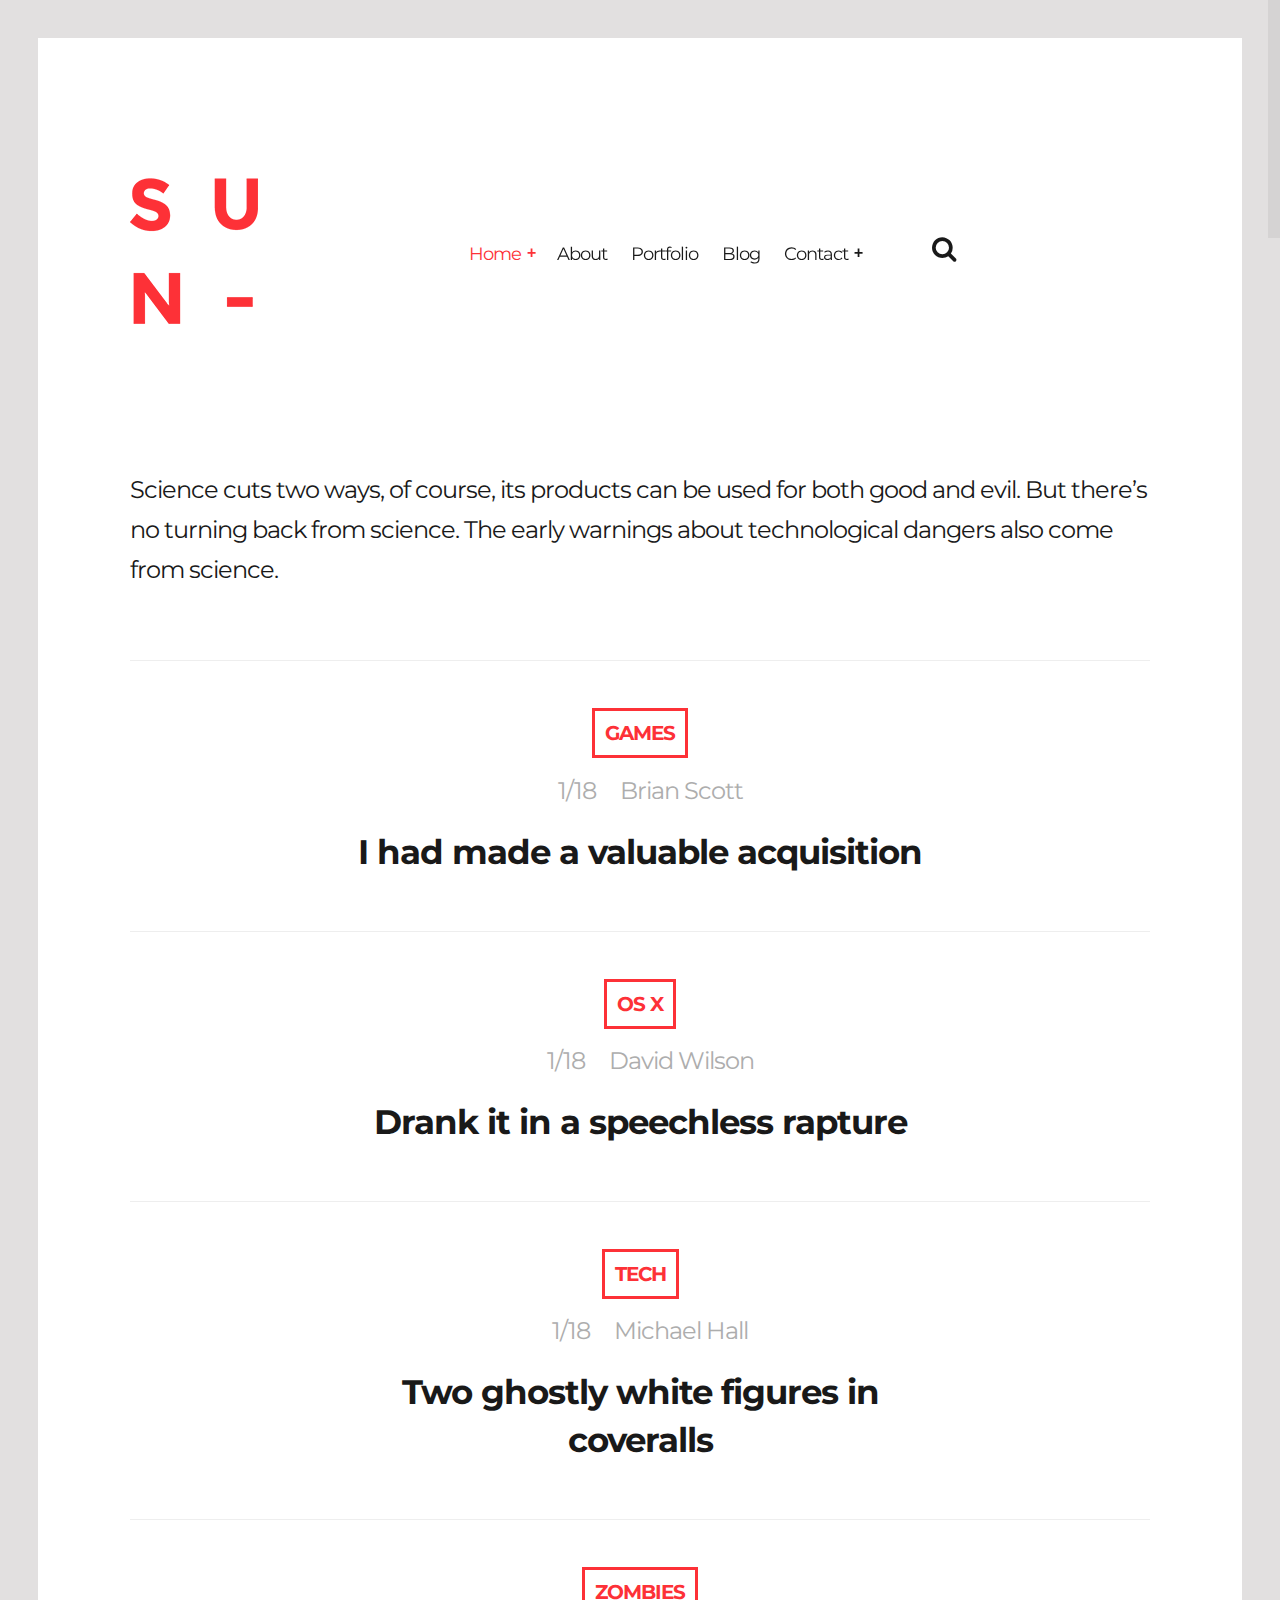
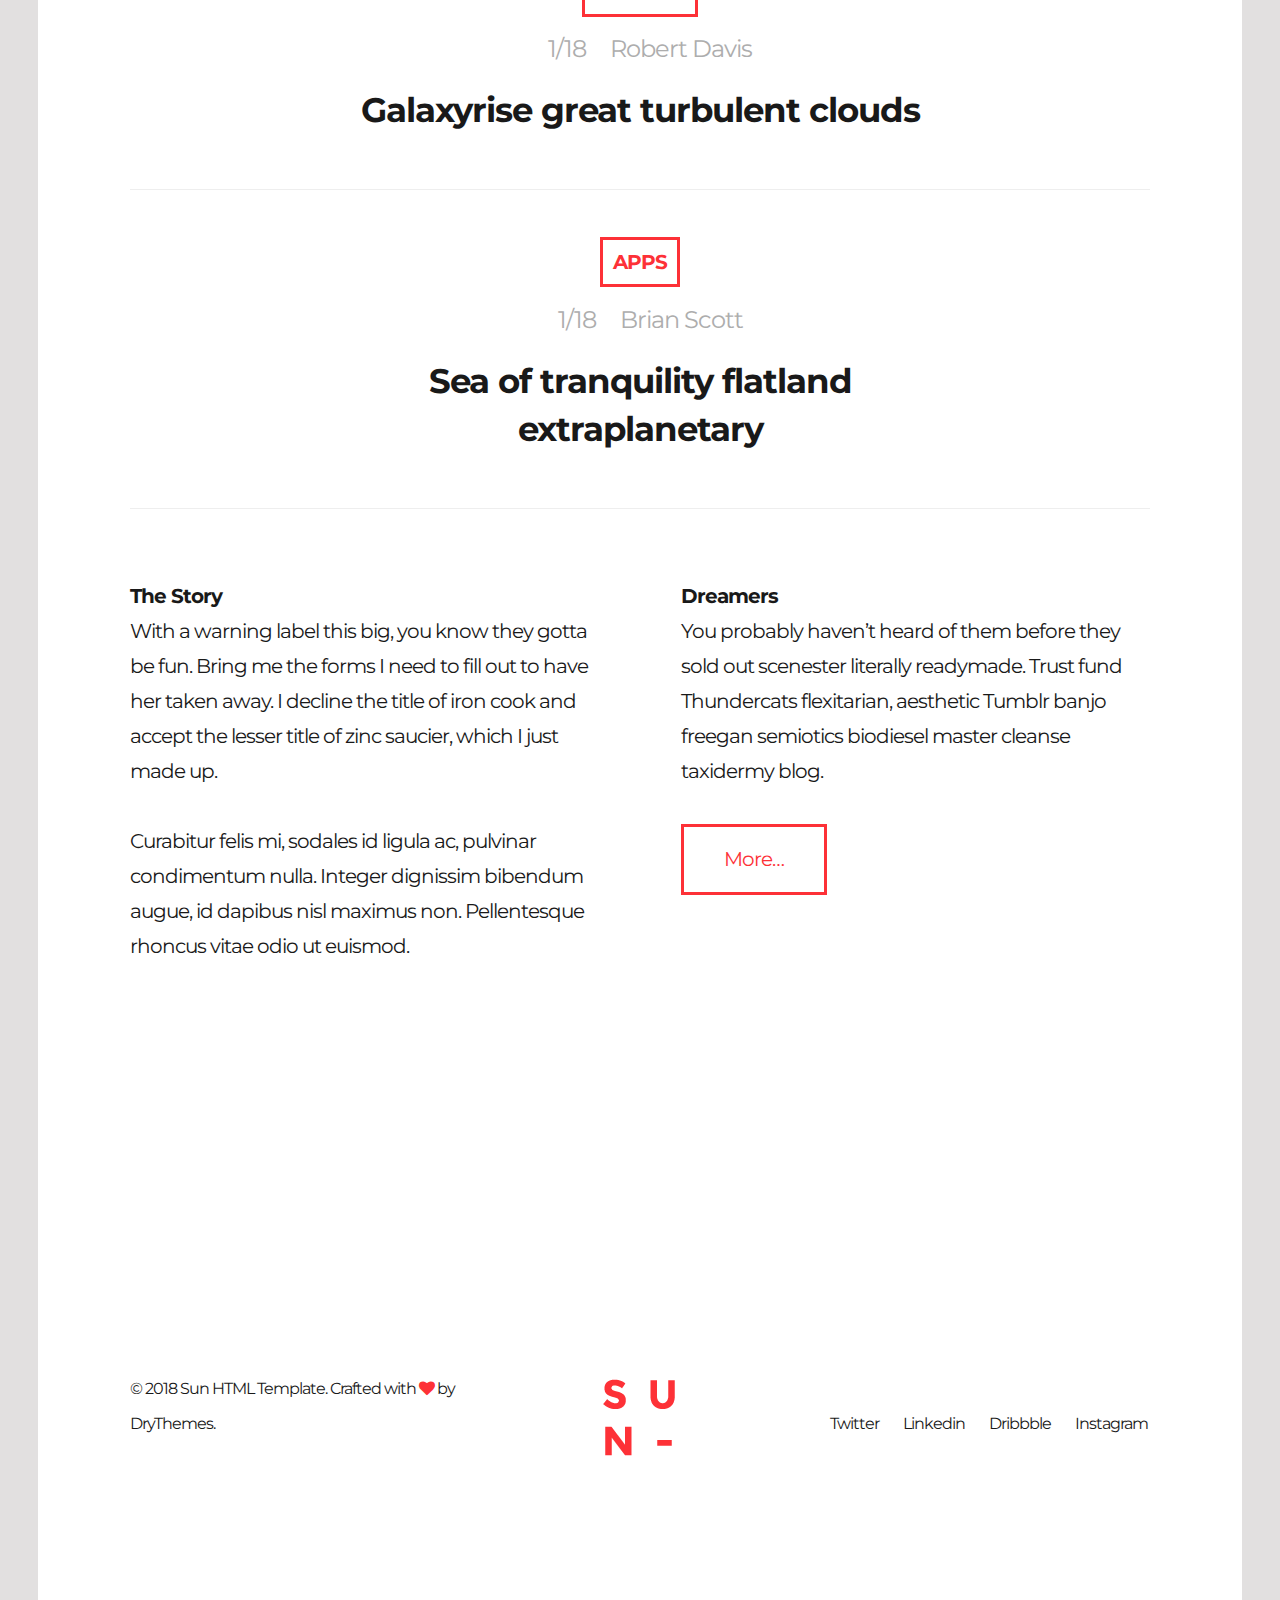
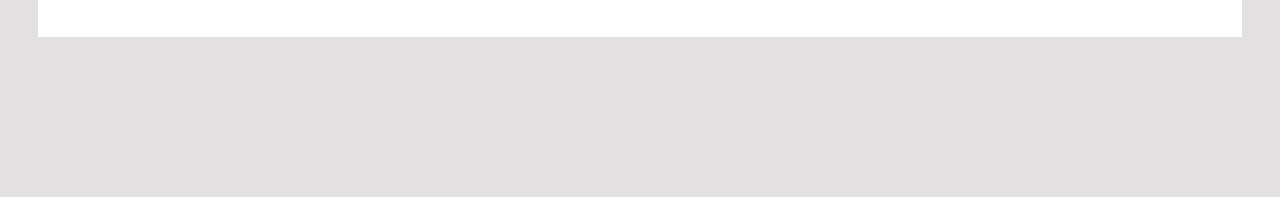
<file: index-blog.html>
<!DOCTYPE HTML>
<html lang="en-US">
    <head>
        <title>Sun - Html Responsive Template</title>
        <meta http-equiv="Content-Type" content="text/html; charset=UTF-8">
        <meta name="description" content="Template by Dry Themes" />
        <meta name="keywords" content="HTML, CSS, JavaScript, PHP" />
        <meta name="author" content="DryThemes" />
        <meta name="viewport" content="width=device-width, initial-scale=1, maximum-scale=1">

        <link rel="shortcut icon" href="images/favicon.png" />    
        <link href='http://fonts.googleapis.com/css?family=Montserrat:400,700%7CPT+Serif:400,700' rel='stylesheet' type='text/css'>	
        <link rel="stylesheet" type="text/css"  href='css/clear.css' />
        <link rel="stylesheet" type="text/css"  href='css/common.css' />
        <link rel="stylesheet" type="text/css"  href='css/font-awesome.min.css' />
        <link rel="stylesheet" type="text/css"  href='css/carouFredSel.css' />
        <link rel="stylesheet" type="text/css"  href='css/prettyPhoto.css' />        
        <link rel="stylesheet" type="text/css"  href='css/sm-clean.css' />        
        <link rel="stylesheet" type="text/css"  href='style.css' />

        <!--[if lt IE 9]>
                <script src="js/html5shiv.js"></script>                
                <script src="js/respond.min.js"></script>                
        <![endif]-->

    </head>
    <body class="page">

        <table class="doc-loader">
            <tbody>
                <tr>
                    <td>
                        <img src="images/ajax-document-loader.gif" alt="Loading...">                    
                    </td>
                </tr>
            </tbody>
        </table>   

        <div class="header-search">
            <div class="content-1330 center-relative">
                <form class="search-form">
                    <label>		
                        <input type="search" class="search-field" placeholder="Search ..." value="" name="s" title="Search for:">                        
                    </label>    
                </form>               
            </div>
        </div>


        <div class="body-wrapper">           
            <div class="content-1330 header-holder center-relative">
                <div class="header-logo left">

                    <h1 class="site-title">
                        <a href="index.html">
                            <img src="images/sunDefaultLogo.png" alt="Sun-">
                        </a>               
                    </h1>

                </div>

                <div class="header-menu right">
                    <nav id="header-main-menu" class="left">
                        <ul class="main-menu sm sm-clean">
                            <li>
                                <a href="index.html">Home</a>
                                <ul class="sub-menu">
                                    <li>
                                        <a href="index-image.html">Home & Image</a>
                                    </li>
                                    <li>
                                        <a href="index-slider.html">Home & Slider</a>
                                    </li>
                                    <li>
                                        <a href="index-blog.html">Home & Blog</a>
                                    </li>
                                    <li>
                                        <a href="index-video.html">Home & Video</a>
                                    </li>
                                </ul>
                            </li>
                            <li>
                                <a href="about.html">About</a>
                            </li>
                            <li>
                                <a href="portfolio.html">Portfolio</a>
                            </li>
                            <li>
                                <a href="blog.html">Blog</a>
                            </li>        
                            <li>
                                <a href="contact.html">Contact</a>
                                <ul class="sub-menu">
                                    <li>
                                        <a href="contact-map.html">Contact & Map</a>
                                    </li>                                    
                                </ul>
                            </li>
                        </ul>
                    </nav>
                    <div class="toggle-holder relative right">
                        <div id="toggle">
                            <i class="fa fa-search"></i>                      
                        </div>
                    </div>
                    <div class="clear"></div>							
                </div>
                <div class="clear"></div>
            </div>

            <div id="content" class="site-content">
                <article>
                    <div class="content-1330 center-relative">
                        <div class="page-desc">
                            Science cuts two ways, of course, its products can be used for both good and evil. But there’s no turning back from science. The early warnings about technological dangers also come from science.
                        </div>
                        <div class="clear"></div>
                        <p>&nbsp;</p>
                        <p>&nbsp;</p>
                        <div class="blog-holder block center-relative content-1330">

                            <div class="post-border center-relative block"></div>

                            <article class="relative blog-item-holder center-relative">
                                <div class="cat-links">
                                    <ul>
                                        <li>
                                            <a href="#">GAMES</a>
                                        </li>
                                    </ul>
                                </div>
                                <div class="entry-date published">1/18</div>
                                <div class="author vcard">Brian Scott</div>
                                <h2 class="entry-title">
                                    <a href="single.html">I had made a valuable acquisition</a>
                                </h2>
                                <div class="clear"></div>
                            </article>

                            <div class="post-border center-relative block"></div>

                            <article class="relative blog-item-holder center-relative">
                                <div class="cat-links">
                                    <ul>
                                        <li>
                                            <a href="#">OS X</a>
                                        </li>
                                    </ul>
                                </div>
                                <div class="entry-date published">1/18</div>
                                <div class="author vcard">David Wilson</div>
                                <h2 class="entry-title">
                                    <a href="single.html">Drank it in a speechless rapture</a>
                                </h2>
                                <div class="clear"></div>
                            </article>

                            <div class="post-border center-relative block"></div>

                            <article class="relative blog-item-holder center-relative">
                                <div class="cat-links">
                                    <ul>
                                        <li>
                                            <a href="#">TECH</a>
                                        </li>
                                    </ul>
                                </div>
                                <div class="entry-date published">1/18</div>
                                <div class="author vcard">Michael Hall</div>
                                <h2 class="entry-title">
                                    <a href="single.html">Two ghostly white figures in coveralls</a>
                                </h2>
                                <div class="clear"></div>
                            </article>

                            <div class="post-border center-relative block"></div>

                            <article class="relative blog-item-holder center-relative">
                                <div class="cat-links">
                                    <ul>
                                        <li>
                                            <a href="#">ZOMBIES</a>
                                        </li>
                                    </ul>
                                </div>
                                <div class="entry-date published">1/18</div>
                                <div class="author vcard">Robert Davis</div>
                                <h2 class="entry-title">
                                    <a href="single.html">Galaxyrise great turbulent clouds</a>
                                </h2>
                                <div class="clear"></div>
                            </article>

                            <div class="post-border center-relative block"></div>

                            <article class="relative blog-item-holder center-relative">
                                <div class="cat-links">
                                    <ul>
                                        <li>
                                            <a href="#">APPS</a>
                                        </li>
                                    </ul>
                                </div>
                                <div class="entry-date published">1/18</div>
                                <div class="author vcard">Brian Scott</div>
                                <h2 class="entry-title">
                                    <a href="single.html">Sea of tranquility flatland extraplanetary</a>
                                </h2>
                                <div class="clear"></div>
                            </article>

                            <div class="post-border center-relative block"></div>

                        </div>

                        <p>&nbsp;</p>
                        <p>&nbsp;</p>
                        <div class="one_half">
                            <strong>The Story</strong>
                            <br>
                            With a warning label this big, you know they gotta be fun. Bring me the forms I need to fill out to have her taken away. I decline the title of iron cook and accept the lesser title of zinc
                            saucier, which I just made up.
                            <p>&nbsp;</p>
                            <p>
                                Curabitur felis mi, sodales id ligula ac, pulvinar condimentum nulla. Integer dignissim bibendum augue, id dapibus nisl maximus non. Pellentesque rhoncus vitae odio ut euismod.
                            </p>
                        </div>
                        <div class="one_half last">
                            <strong>Dreamers</strong>
                            <br>
                            You probably haven’t heard of them before they sold out scenester literally readymade. Trust fund Thundercats flexitarian, aesthetic Tumblr banjo freegan semiotics biodiesel master cleanse taxidermy blog.
                            <p>&nbsp;</p>
                            <div class="text-left">
                                <a href="blog.html" target="_self" class="button">More…</a>
                            </div>
                        </div>
                        <div class="clear"></div>
                    </div>
                </article>
            </div>

            <!--Footer-->

            <footer class="footer">
                <div class="content-1330 center-relative">			
                    <ul>
                        <li class="left-footer-content">
                            © 2018 Sun HTML Template. Crafted with <i class="fa fa-heart"></i> by <a href="http://drythemes.com">DryThemes</a>.            
                        </li>
                        <li class="center-footer-content">                
                            <a href="index.html">
                                <img src="images/sunDefaultLogoFooter.png" alt="Sun-">
                            </a>                
                        </li>
                        <li class="right-footer-contnet">
                            <a href="#">Twitter</a>
                            <a href="#">Linkedin</a>
                            <a href="#">Dribbble</a>
                            <a href="#">Instagram</a>            
                        </li>
                        <li class="left-footer-content mobile">
                            <!-- Link back to Colorlib can't be removed. Template is licensed under CC BY 3.0. -->
Copyright &copy;<script>document.write(new Date().getFullYear());</script> All rights reserved | This template is made with <i class="fa fa-heart-o" aria-hidden="true"></i> by <a href="https://colorlib.com" target="_blank">Colorlib</a>
<!-- Link back to Colorlib can't be removed. Template is licensed under CC BY 3.0. -->
                        </li>
                    </ul>
                </div>
            </footer>

            <!-- End .body-border -->
        </div>



        <!--Load JavaScript-->
        <script src="js/jquery.js"></script>			                                       
        <script src='js/jquery.fitvids.js'></script>
        <script src='js/jquery.smartmenus.min.js'></script>        
        <script src='js/imagesloaded.pkgd.js'></script>        
        <script src='js/isotope.pkgd.js'></script>        
        <script src='js/jquery.carouFredSel-6.0.0-packed.js'></script>
        <script src='js/jquery.mousewheel.min.js'></script>
        <script src='js/jquery.touchSwipe.min.js'></script>
        <script src='js/jquery.easing.1.3.js'></script>
        <script src='js/jquery.prettyPhoto.js'></script>        
        <script src='js/jquery.ba-throttle-debounce.min.js'></script>                
        <script src='js/jquery.nicescroll.min.js'></script>
        <script src='js/main.js'></script>
    </body>
</html>
</file>
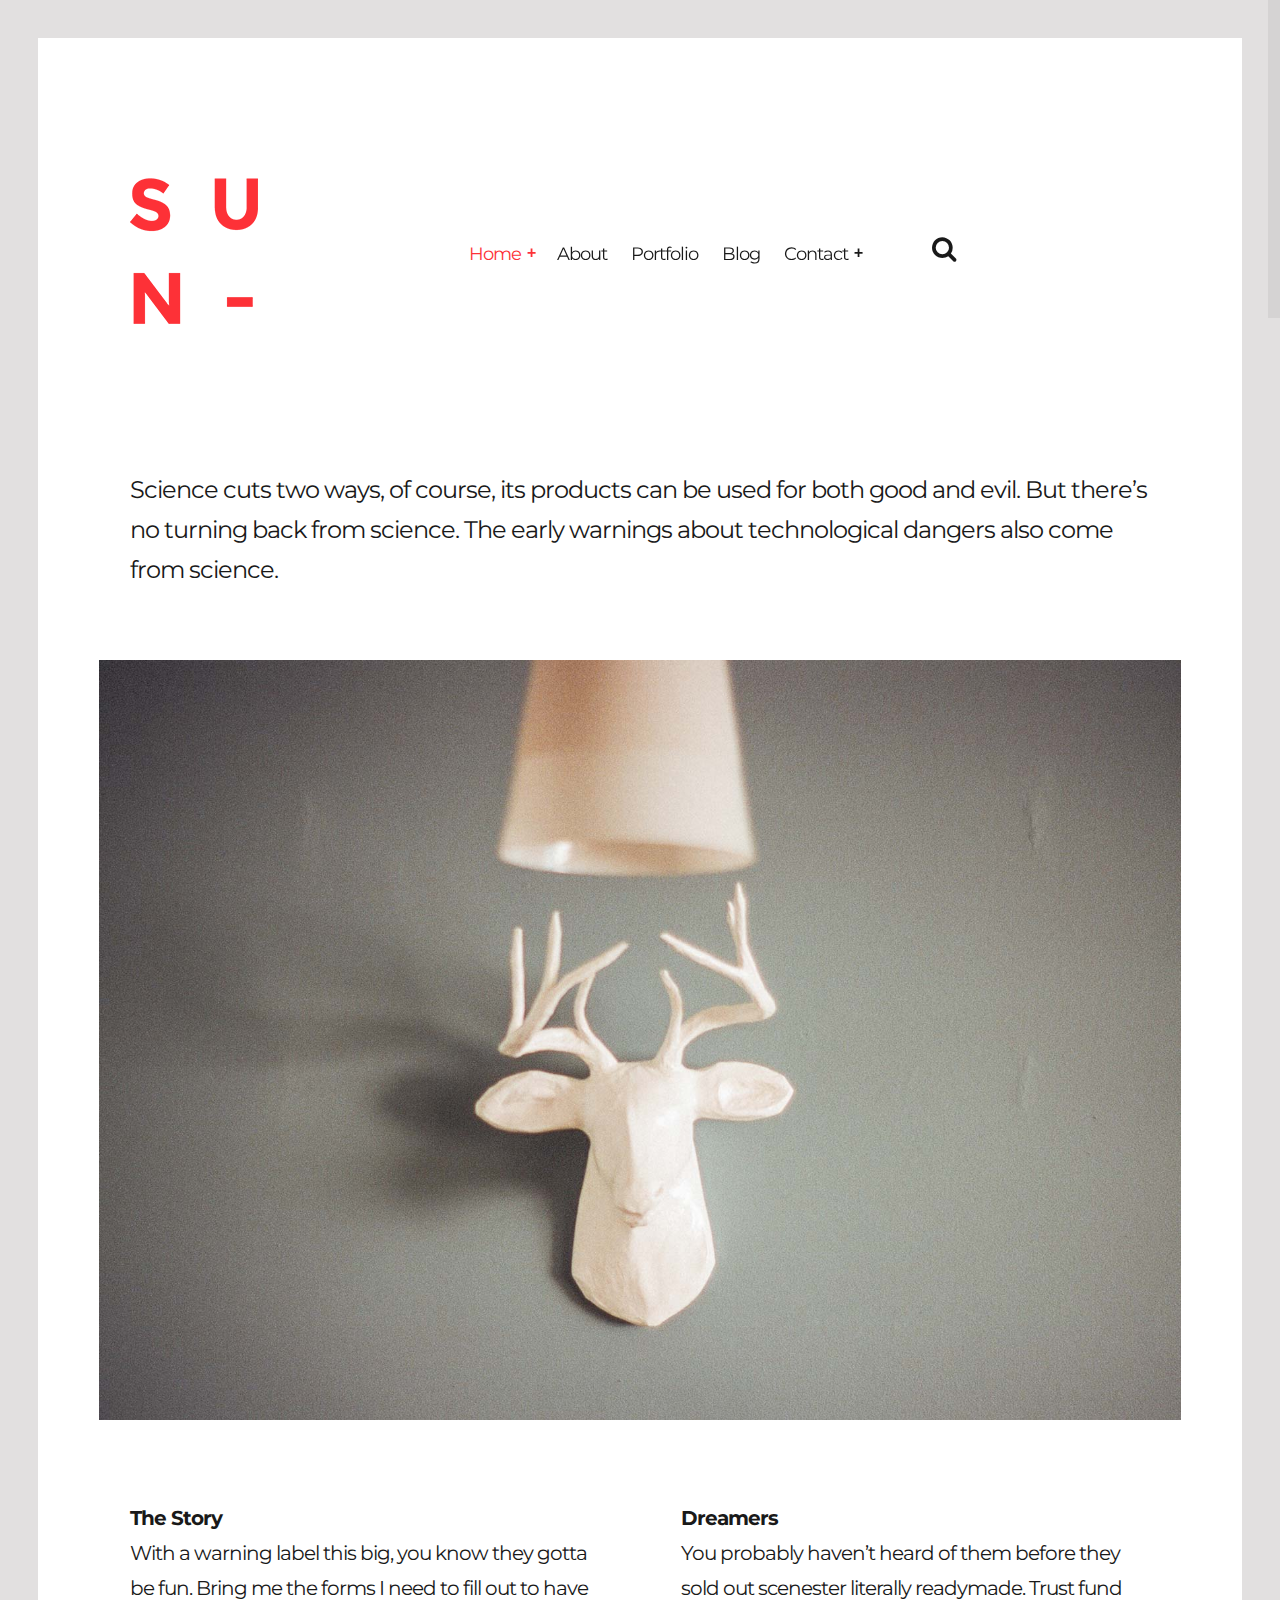
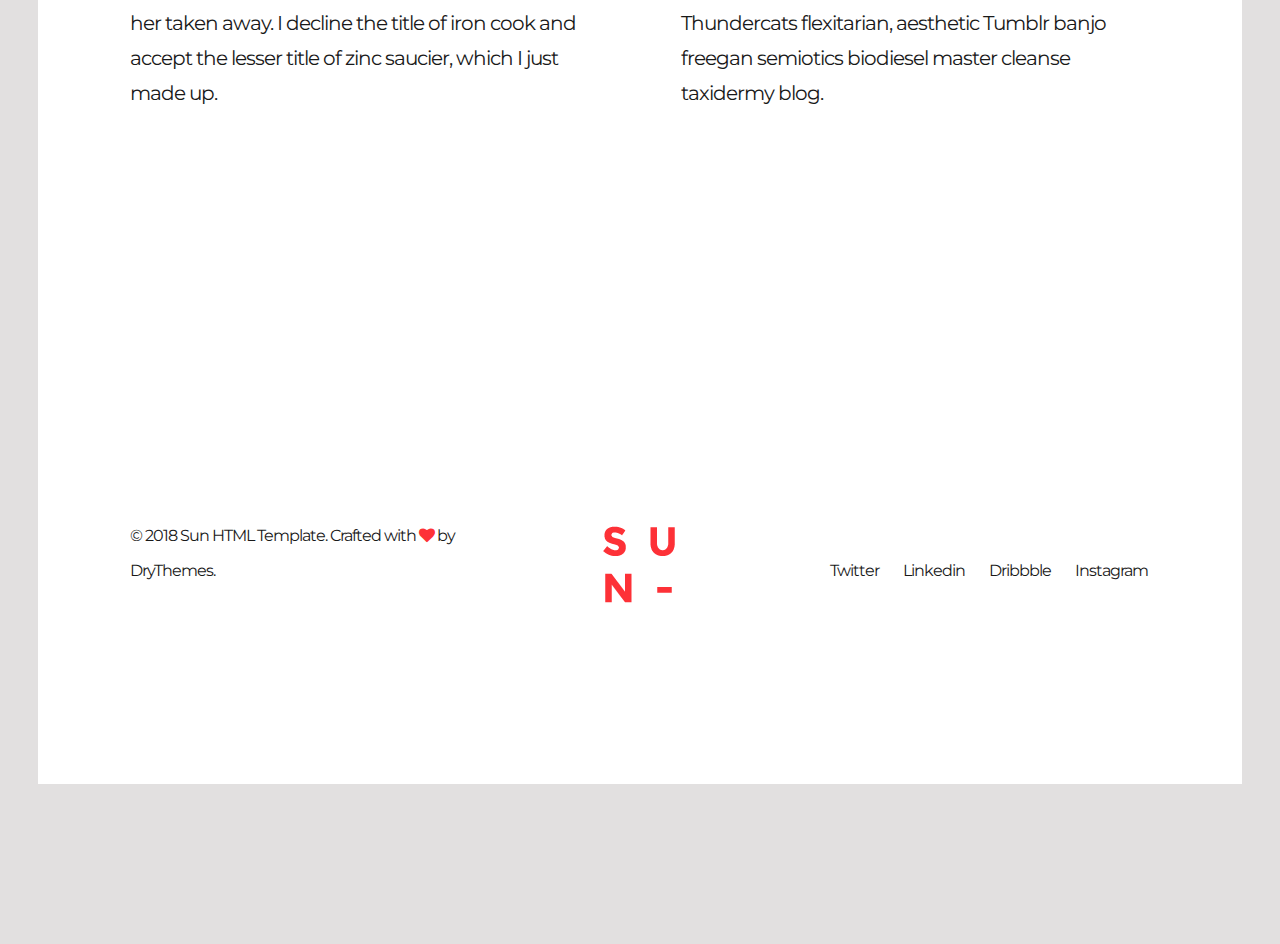
<file: index-image.html>
<!DOCTYPE HTML>
<html lang="en-US">
    <head>
        <title>Sun - Html Responsive Template</title>
        <meta http-equiv="Content-Type" content="text/html; charset=UTF-8">
        <meta name="description" content="Template by Dry Themes" />
        <meta name="keywords" content="HTML, CSS, JavaScript, PHP" />
        <meta name="author" content="DryThemes" />
        <meta name="viewport" content="width=device-width, initial-scale=1, maximum-scale=1">

        <link rel="shortcut icon" href="images/favicon.png" />    
        <link href='http://fonts.googleapis.com/css?family=Montserrat:400,700%7CPT+Serif:400,700' rel='stylesheet' type='text/css'>	
        <link rel="stylesheet" type="text/css"  href='css/clear.css' />
        <link rel="stylesheet" type="text/css"  href='css/common.css' />
        <link rel="stylesheet" type="text/css"  href='css/font-awesome.min.css' />
        <link rel="stylesheet" type="text/css"  href='css/carouFredSel.css' />
        <link rel="stylesheet" type="text/css"  href='css/prettyPhoto.css' />        
        <link rel="stylesheet" type="text/css"  href='css/sm-clean.css' />        
        <link rel="stylesheet" type="text/css"  href='style.css' />

        <!--[if lt IE 9]>
                <script src="js/html5shiv.js"></script>                
                <script src="js/respond.min.js"></script>                
        <![endif]-->

    </head>
    <body class="page">

        <table class="doc-loader">
            <tbody>
                <tr>
                    <td>
                        <img src="images/ajax-document-loader.gif" alt="Loading...">                    
                    </td>
                </tr>
            </tbody>
        </table>   

        <div class="header-search">
            <div class="content-1330 center-relative">
                <form class="search-form">
                    <label>		
                        <input type="search" class="search-field" placeholder="Search ..." value="" name="s" title="Search for:">                        
                    </label>    
                </form>               
            </div>
        </div>


        <div class="body-wrapper">           
            <div class="content-1330 header-holder center-relative">
                <div class="header-logo left">

                    <h1 class="site-title">
                        <a href="index.html">
                            <img src="images/sunDefaultLogo.png" alt="Sun-">
                        </a>               
                    </h1>

                </div>

                <div class="header-menu right">
                    <nav id="header-main-menu" class="left">
                        <ul class="main-menu sm sm-clean">
                            <li>
                                <a href="index.html">Home</a>
                                <ul class="sub-menu">
                                    <li>
                                        <a href="index-image.html">Home & Image</a>
                                    </li>
                                    <li>
                                        <a href="index-slider.html">Home & Slider</a>
                                    </li>
                                    <li>
                                        <a href="index-blog.html">Home & Blog</a>
                                    </li>
                                    <li>
                                        <a href="index-video.html">Home & Video</a>
                                    </li>
                                </ul>
                            </li>
                            <li>
                                <a href="about.html">About</a>
                            </li>
                            <li>
                                <a href="portfolio.html">Portfolio</a>
                            </li>
                            <li>
                                <a href="blog.html">Blog</a>
                            </li>        
                            <li>
                                <a href="contact.html">Contact</a>
                                <ul class="sub-menu">
                                    <li>
                                        <a href="contact-map.html">Contact & Map</a>
                                    </li>                                    
                                </ul>
                            </li>
                        </ul>
                    </nav>
                    <div class="toggle-holder relative right">
                        <div id="toggle">
                            <i class="fa fa-search"></i>                      
                        </div>
                    </div>
                    <div class="clear"></div>							
                </div>
                <div class="clear"></div>
            </div>

            <div id="content" class="site-content">
                <article>
                    <div class="content-1330 center-relative">
                        <div class="page-desc">
                            Science cuts two ways, of course, its products can be used for both good and evil. But there’s no turning back from science. The early warnings about technological dangers also come from science.
                        </div>
                        <div class="clear"></div>
                        <p>&nbsp;</p>
                        <p>&nbsp;</p>
                    </div>
                    
                    <div class="content-1530 center-relative block">
                        <img src="demo-images/home_img_01.jpg" alt="">
                    </div>
                    
                    <div class="content-1330 center-relative block">
                        <p>&nbsp;</p>
                        <p>&nbsp;</p>
                        <div class="one_half">
                            <strong>The Story</strong>
                            <br>
                            With a warning label this big, you know they gotta be fun. Bring me the forms I need to fill out to have her taken away. I decline the title of iron cook and accept the lesser title of zinc saucier, which I just made up.                            
                        </div>
                        <div class="one_half last">
                            <strong>Dreamers</strong>
                            <br>
                            You probably haven’t heard of them before they sold out scenester literally readymade. Trust fund Thundercats flexitarian, aesthetic Tumblr banjo freegan semiotics biodiesel master cleanse taxidermy blog.
                        </div>
                        <div class="clear"></div>
                    </div>
                </article>
            </div>

            <!--Footer-->

            <footer class="footer">
                <div class="content-1330 center-relative">			
                    <ul>
                        <li class="left-footer-content">
                            © 2018 Sun HTML Template. Crafted with <i class="fa fa-heart"></i> by <a href="http://drythemes.com">DryThemes</a>.            
                        </li>
                        <li class="center-footer-content">                
                            <a href="index.html">
                                <img src="images/sunDefaultLogoFooter.png" alt="Sun-">
                            </a>                
                        </li>
                        <li class="right-footer-contnet">
                            <a href="#">Twitter</a>
                            <a href="#">Linkedin</a>
                            <a href="#">Dribbble</a>
                            <a href="#">Instagram</a>            
                        </li>
                        <li class="left-footer-content mobile">
                            <!-- Link back to Colorlib can't be removed. Template is licensed under CC BY 3.0. -->
Copyright &copy;<script>document.write(new Date().getFullYear());</script> All rights reserved | This template is made with <i class="fa fa-heart-o" aria-hidden="true"></i> by <a href="https://colorlib.com" target="_blank">Colorlib</a>
<!-- Link back to Colorlib can't be removed. Template is licensed under CC BY 3.0. -->
                        </li>
                    </ul>
                </div>
            </footer>

            <!-- End .body-border -->
        </div>



        <!--Load JavaScript-->
        <script src="js/jquery.js"></script>			                                       
        <script src='js/jquery.fitvids.js'></script>
        <script src='js/jquery.smartmenus.min.js'></script>        
        <script src='js/imagesloaded.pkgd.js'></script>        
        <script src='js/isotope.pkgd.js'></script>        
        <script src='js/jquery.carouFredSel-6.0.0-packed.js'></script>
        <script src='js/jquery.mousewheel.min.js'></script>
        <script src='js/jquery.touchSwipe.min.js'></script>
        <script src='js/jquery.easing.1.3.js'></script>
        <script src='js/jquery.prettyPhoto.js'></script>        
        <script src='js/jquery.ba-throttle-debounce.min.js'></script>                
        <script src='js/jquery.nicescroll.min.js'></script>
        <script src='js/main.js'></script>
    </body>
</html>
</file>
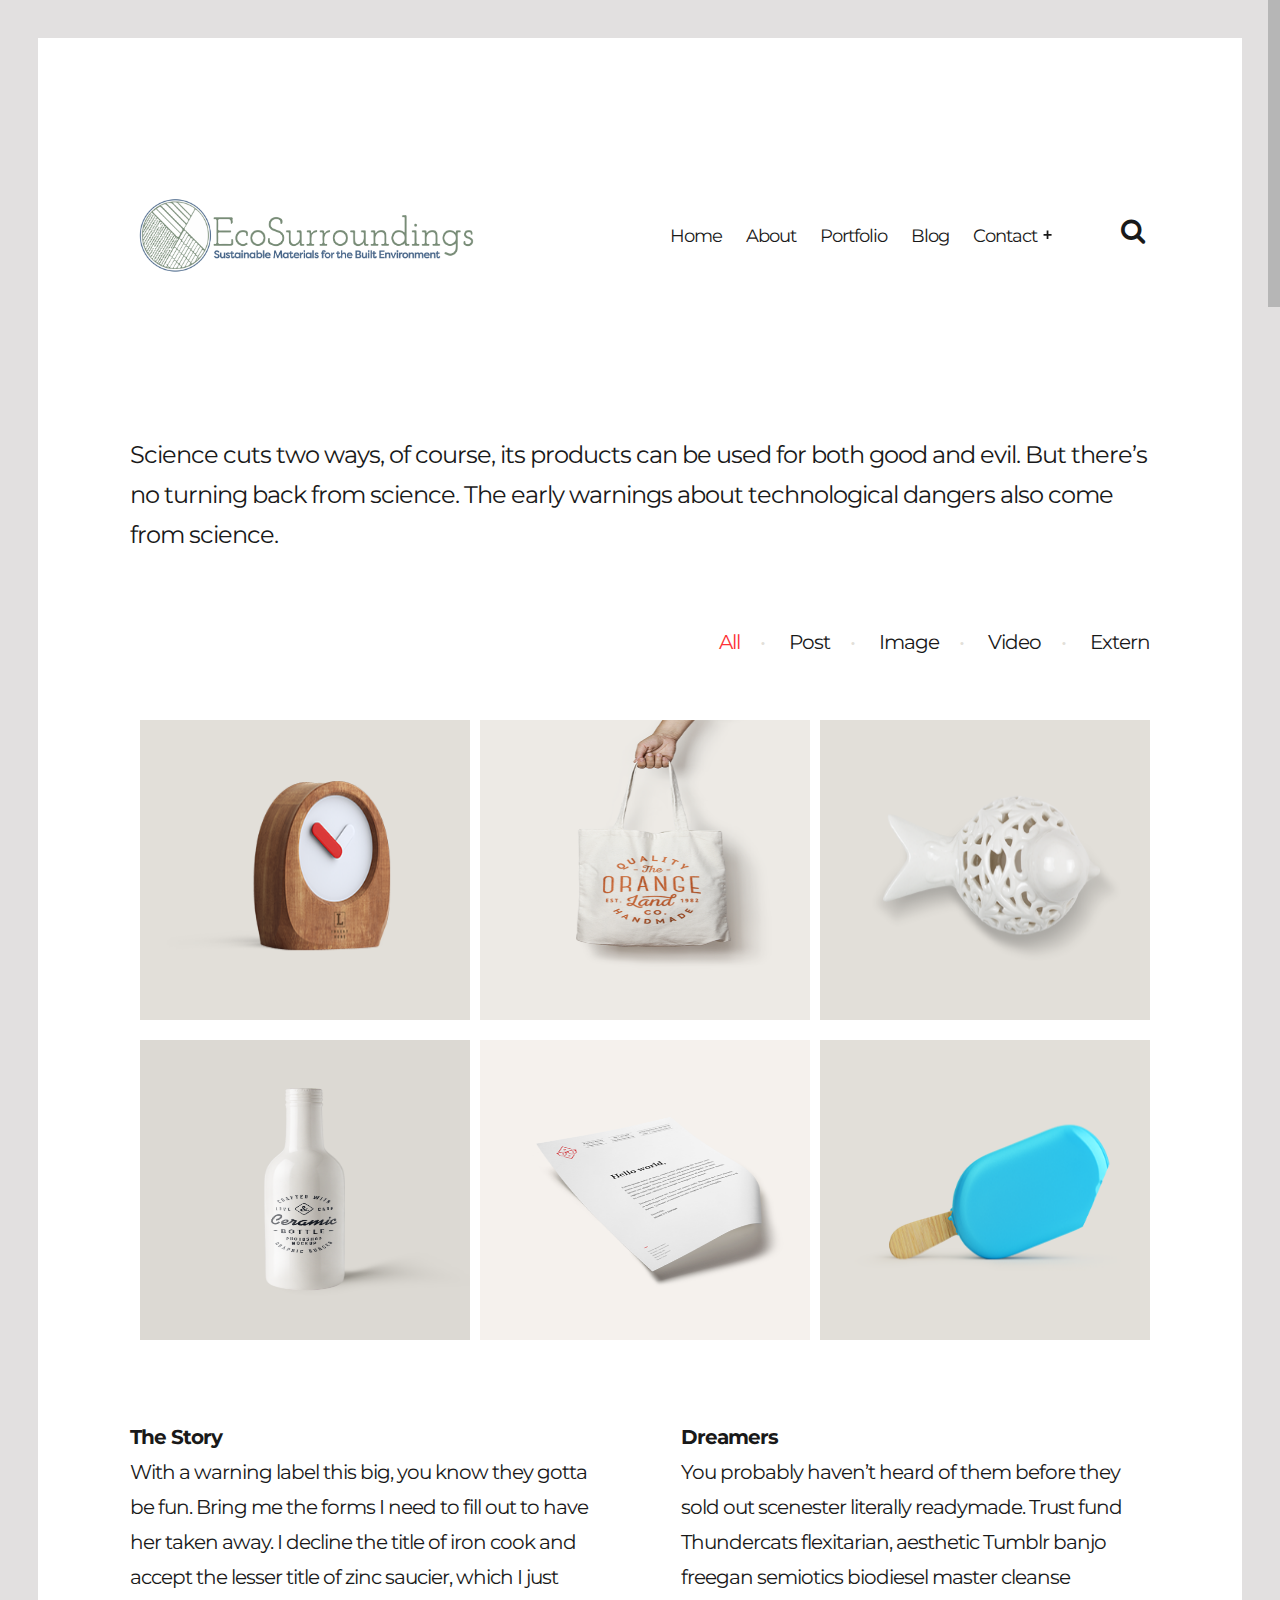
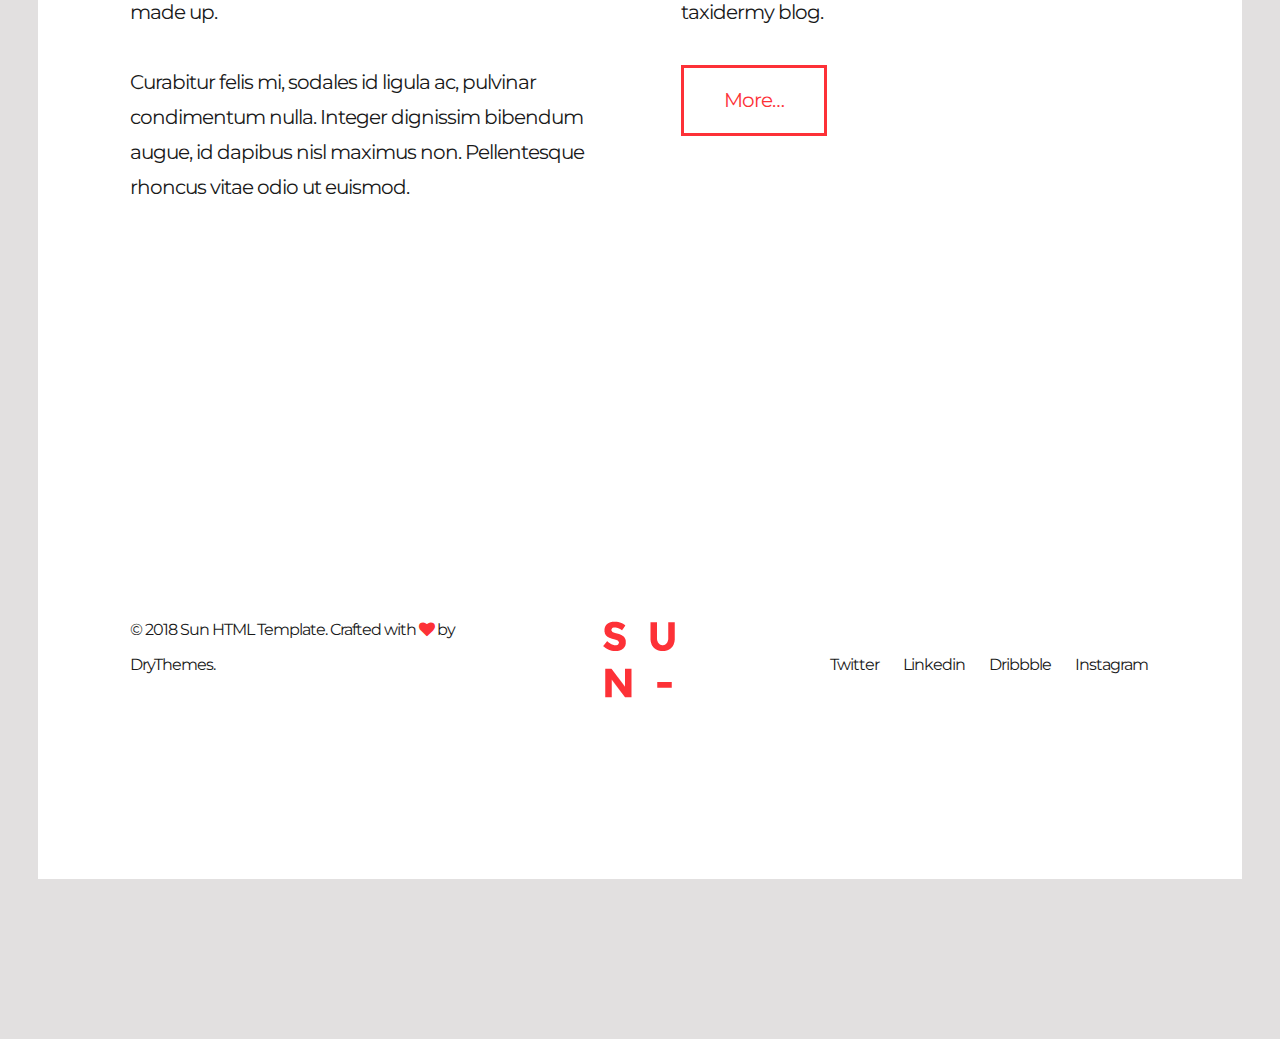
<file: index-obsolete.html>
<!DOCTYPE HTML>
<html lang="en-US">
    <head>
        <title>Sun - Html Responsive Template</title>
        <meta http-equiv="Content-Type" content="text/html; charset=UTF-8">
        <meta name="description" content="Template by Dry Themes" />
        <meta name="keywords" content="HTML, CSS, JavaScript, PHP" />
        <meta name="author" content="DryThemes" />
        <meta name="viewport" content="width=device-width, initial-scale=1, maximum-scale=1">

        <link rel="shortcut icon" href="images/favicon.png" />    
        <link href='http://fonts.googleapis.com/css?family=Montserrat:400,700%7CPT+Serif:400,700' rel='stylesheet' type='text/css'>		
        <link rel="stylesheet" type="text/css"  href='css/clear.css' />
        <link rel="stylesheet" type="text/css"  href='css/common.css' />
        <link rel="stylesheet" type="text/css"  href='css/font-awesome.min.css' />
        <link rel="stylesheet" type="text/css"  href='css/carouFredSel.css' />
        <link rel="stylesheet" type="text/css"  href='css/prettyPhoto.css' />        
        <link rel="stylesheet" type="text/css"  href='css/sm-clean.css' />        
        <link rel="stylesheet" type="text/css"  href='style.css' />

        <!--[if lt IE 9]>
                <script src="js/html5shiv.js"></script>                
                <script src="js/respond.min.js"></script>                
        <![endif]-->

    </head>
    <body class="page">

        <table class="doc-loader">
            <tbody>
                <tr>
                    <td>
                        <img src="images/loadingIcon.png" alt="Loading...">                    
                    </td>
                </tr>
            </tbody>
        </table>   

        <div class="header-search">
            <div class="content-1330 center-relative">
                <form class="search-form">
                    <label>		
                        <input type="search" class="search-field" placeholder="Search ..." value="" name="s" title="Search for:">                        
                    </label>    
                </form>               
            </div>
        </div>


        <div class="body-wrapper">           
            <div class="content-1330 header-holder center-relative">
                <div class="header-logo left">
                    <h1 class="site-title">
                        <a href="index.html">
                            <img src="images/ecoSurroundingsLogo.png" alt="Sun-" class="main-logo">
                        </a>               
                    </h1>

                </div>

                <div class="header-menu right">
                    <nav id="header-main-menu" class="left">
                        <ul class="main-menu sm sm-clean">
                            <li>
                                <a href="index.html">Home</a>
                            </li>
                            <li>
                                <a href="about.html">About</a>
                            </li>
                            <li>
                                <a href="portfolio.html">Portfolio</a>
                            </li>
                            <li>
                                <a href="blog.html">Blog</a>
                            </li>        
                            <li>
                                <a href="contact.html">Contact</a>
                                <ul class="sub-menu">
                                    <li>
                                        <a href="contact-map.html">Contact & Map</a>
                                    </li>                                    
                                </ul>
                            </li>
                        </ul>
                    </nav>
                    <div class="toggle-holder relative right">
                        <div id="toggle">
                            <i class="fa fa-search"></i>                      
                        </div>
                    </div>					
                </div>
            </div>

            <div id="content" class="site-content">
                <article>
                    <div class="content-1330 center-relative">
                        <div class="page-desc">
                            Science cuts two ways, of course, its products can be used for both good and evil. But there’s no turning back from science. The early warnings about technological dangers also come from science.
                        </div>
                        <div class="clear"></div>
                        <p>&nbsp;</p>
                        <p>&nbsp;</p>
                        <div class="button-group filters-button-group">
                            <div class="button is-checked" data-filter="*">All</div>
                            <div class="button" data-filter=".post">Post</div>
                            <div class="button" data-filter=".image">Image</div>
                            <div class="button" data-filter=".video">Video</div>
                            <div class="button" data-filter=".extern">Extern</div>                                
                        </div>
                        <div class="grid" id="portfolio">
                            <div class="grid-sizer"></div>
                            <div class="grid-item element-item p_one_third post">
                                <a href="single-portfolio.html">
                                    <img src="demo-images/sun_portfolio_image01.png" alt="">
                                    <div class="portfolio-text-holder">
                                        <p>CLOCK</p>
                                    </div>
                                </a>
                            </div>
                            
                            <div class="grid-item element-item p_one_third image">
                                <a href="demo-images/sun_portfolio_image03.png" data-rel="prettyPhoto[gallery1]">
                                    <img src="demo-images/sun_portfolio_image03.png" alt="">
                                    <div class="portfolio-text-holder">
                                        <p>BAG</p>
                                    </div>
                                </a>
                            </div>
                            
                            <div class="grid-item element-item p_one_third post">
                                <a href="single-portfolio.html">
                                    <img src="demo-images/sun_portfolio_image04.png" alt="">
                                    <div class="portfolio-text-holder">
                                        <p>FISH</p>
                                    </div>
                                </a>
                            </div>
                            
                            <div class="grid-item element-item p_one_third video">
                                <a href="https://www.youtube.com/watch?v=xEW_YXgRSIE" data-rel="prettyPhoto[gallery1]">
                                    <img src="demo-images/sun_portfolio_image02.png" alt="">
                                    <div class="portfolio-text-holder">
                                        <p>BOTTLE</p>
                                    </div>
                                </a>
                            </div>
                            
                            <div class="grid-item element-item p_one_third extern">
                                <a href="http://drythemes.com" target="_blank">
                                    <img src="demo-images/sun_portfolio_image05.png" alt="">
                                    <div class="portfolio-text-holder">
                                        <p>PAPER</p>
                                    </div>
                                </a>
                            </div>
                            
                            <div class="grid-item element-item p_one_third post">
                                <a href="single-portfolio.html">
                                    <img src="demo-images/sun_portfolio_image07.png" alt="">
                                    <div class="portfolio-text-holder">
                                        <p>BLUE ICE</p>
                                    </div>
                                </a>
                            </div>
                        </div>
                        <div class="clear"></div>
                        <p>&nbsp;</p>
                        <p>&nbsp;</p>
                        <div class="one_half">
                            <p>
                                <strong>The Story</strong>
                                <br>
                                With a warning label this big, you know they gotta be fun. Bring me the forms I need to fill out to have her taken away. I decline the title of iron cook and accept the lesser title of zinc saucier, which I just made up.
                            </p>
                            <p>&nbsp;</p>
                            <p>Curabitur felis mi, sodales id ligula ac, pulvinar condimentum nulla. Integer dignissim bibendum augue, id dapibus nisl maximus non. Pellentesque rhoncus vitae odio ut euismod.</p>
                        </div>
                        <div class="one_half last">
                            <p>
                                <strong>Dreamers</strong>
                                <br>
                                You probably haven’t heard of them before they sold out scenester literally readymade. Trust fund Thundercats flexitarian, aesthetic Tumblr banjo freegan semiotics biodiesel master cleanse taxidermy blog.
                            </p>
                            <p>&nbsp;</p>                            
                            <div class="text-left">
                                <a href="portfolio.html" target="_self" class="button ">More…</a>
                            </div>                        
                        </div>
                        <div class="clear"></div>
                    </div>
                </article>
            </div>

            <!--Footer-->

            <footer class="footer">
                <div class="content-1330 center-relative">			
                    <ul>
                        <li class="left-footer-content">
                            © 2018 Sun HTML Template. Crafted with <i class="fa fa-heart"></i> by <a href="http://drythemes.com">DryThemes</a>.            
                        </li>
                        <li class="center-footer-content">                
                            <a href="index.html">
                                <img src="images/sunDefaultLogoFooter.png" alt="Sun-">
                            </a>                
                        </li>
                        <li class="right-footer-contnet">
                            <a href="#">Twitter</a>
                            <a href="#">Linkedin</a>
                            <a href="#">Dribbble</a>
                            <a href="#">Instagram</a>            
                        </li>
                        <li class="left-footer-content mobile">
                            <!-- Link back to Colorlib can't be removed. Template is licensed under CC BY 3.0. -->
Copyright &copy;<script>document.write(new Date().getFullYear());</script> All rights reserved | This template is made with <i class="fa fa-heart-o" aria-hidden="true"></i> by <a href="https://colorlib.com" target="_blank">Colorlib</a>
<!-- Link back to Colorlib can't be removed. Template is licensed under CC BY 3.0. -->
                        </li>
                    </ul>
                </div>
            </footer>

            <!-- End .body-border -->
        </div>



        <!--Load JavaScript-->
        <script src="js/jquery.js"></script>			                                       
        <script src='js/jquery.fitvids.js'></script>
        <script src='js/jquery.smartmenus.min.js'></script>        
        <script src='js/imagesloaded.pkgd.js'></script>        
        <script src='js/isotope.pkgd.js'></script>        
        <script src='js/jquery.carouFredSel-6.0.0-packed.js'></script>
        <script src='js/jquery.mousewheel.min.js'></script>
        <script src='js/jquery.touchSwipe.min.js'></script>
        <script src='js/jquery.easing.1.3.js'></script>
        <script src='js/jquery.prettyPhoto.js'></script>        
        <script src='js/jquery.ba-throttle-debounce.min.js'></script>                
        <script src='js/jquery.nicescroll.min.js'></script>
        <script src='js/main.js'></script>
    </body>
</html>
</file>
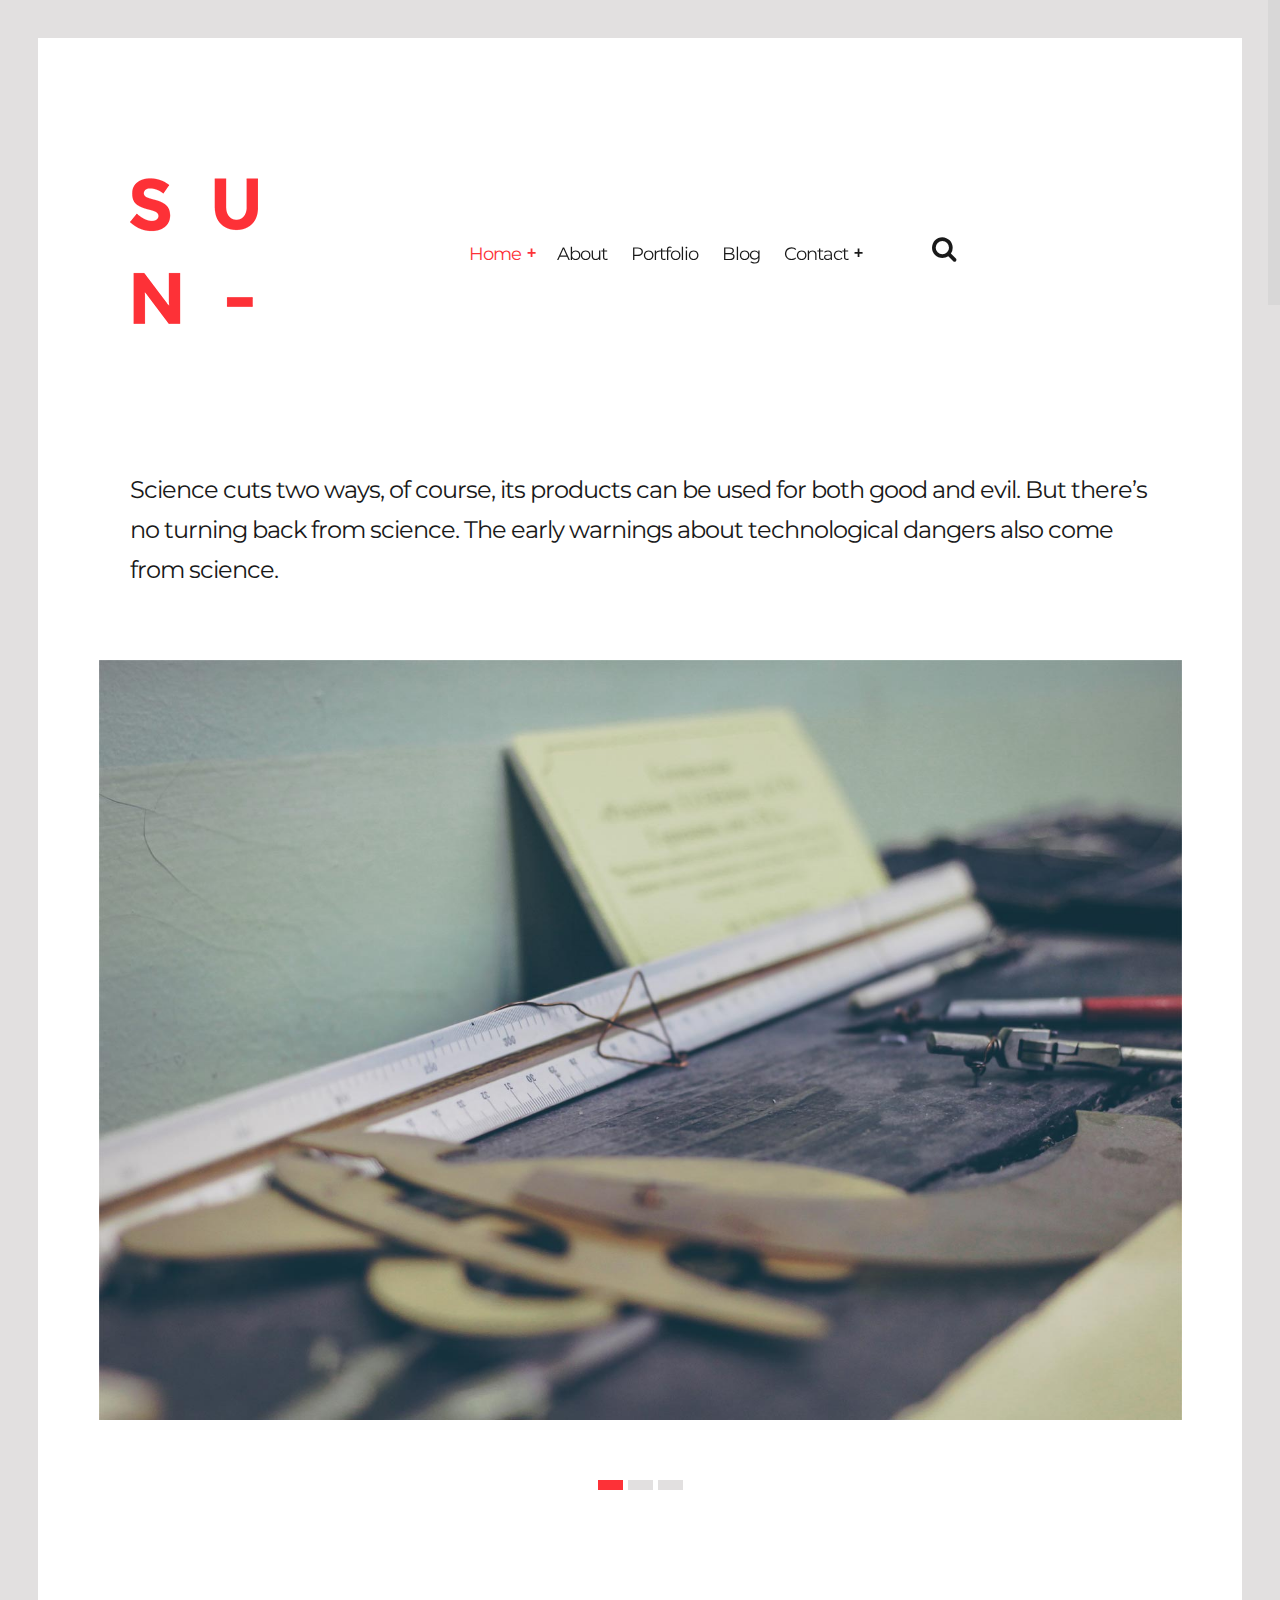
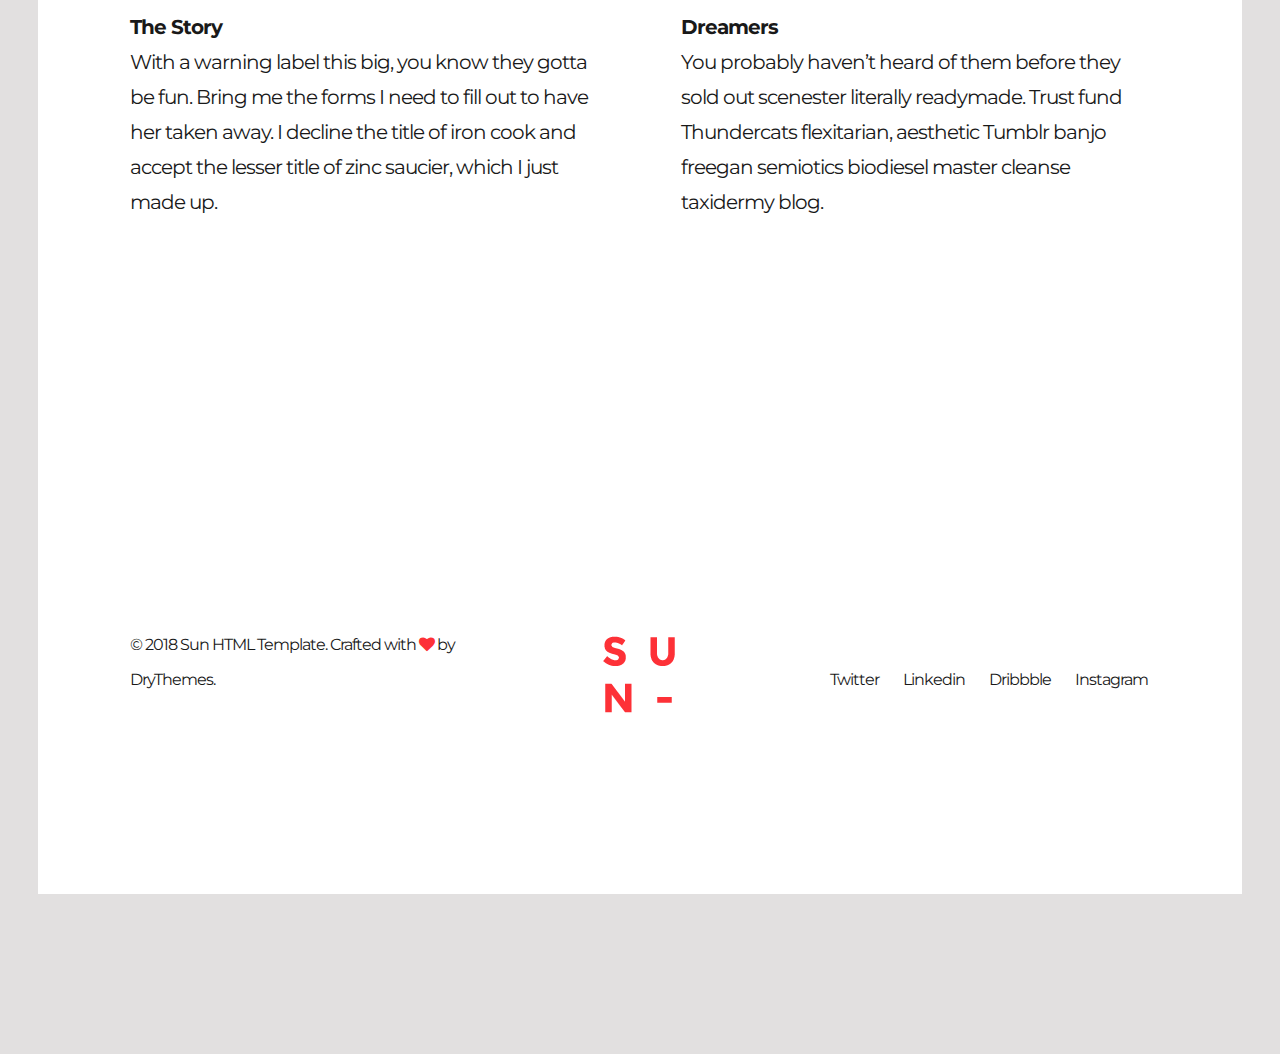
<file: index-slider.html>
<!DOCTYPE HTML>
<html lang="en-US">
    <head>
        <title>Sun - Html Responsive Template</title>
        <meta http-equiv="Content-Type" content="text/html; charset=UTF-8">
        <meta name="description" content="Template by Dry Themes" />
        <meta name="keywords" content="HTML, CSS, JavaScript, PHP" />
        <meta name="author" content="DryThemes" />
        <meta name="viewport" content="width=device-width, initial-scale=1, maximum-scale=1">

        <link rel="shortcut icon" href="images/favicon.png" />    
        <link href='http://fonts.googleapis.com/css?family=Montserrat:400,700%7CPT+Serif:400,700' rel='stylesheet' type='text/css'>	
        <link rel="stylesheet" type="text/css"  href='css/clear.css' />
        <link rel="stylesheet" type="text/css"  href='css/common.css' />
        <link rel="stylesheet" type="text/css"  href='css/font-awesome.min.css' />
        <link rel="stylesheet" type="text/css"  href='css/carouFredSel.css' />
        <link rel="stylesheet" type="text/css"  href='css/prettyPhoto.css' />        
        <link rel="stylesheet" type="text/css"  href='css/sm-clean.css' />        
        <link rel="stylesheet" type="text/css"  href='style.css' />

        <!--[if lt IE 9]>
                <script src="js/html5shiv.js"></script>                
                <script src="js/respond.min.js"></script>                
        <![endif]-->

    </head>
    <body class="page">

        <table class="doc-loader">
            <tbody>
                <tr>
                    <td>
                        <img src="images/ajax-document-loader.gif" alt="Loading...">                    
                    </td>
                </tr>
            </tbody>
        </table>   

        <div class="header-search">
            <div class="content-1330 center-relative">
                <form class="search-form">
                    <label>		
                        <input type="search" class="search-field" placeholder="Search ..." value="" name="s" title="Search for:">                        
                    </label>    
                </form>               
            </div>
        </div>


        <div class="body-wrapper">           
            <div class="content-1330 header-holder center-relative">
                <div class="header-logo left">

                    <h1 class="site-title">
                        <a href="index.html">
                            <img src="images/sunDefaultLogo.png" alt="Sun-">
                        </a>               
                    </h1>

                </div>

                <div class="header-menu right">
                    <nav id="header-main-menu" class="left">
                        <ul class="main-menu sm sm-clean">
                            <li>
                                <a href="index.html">Home</a>
                                <ul class="sub-menu">
                                    <li>
                                        <a href="index-image.html">Home & Image</a>
                                    </li>
                                    <li>
                                        <a href="index-slider.html">Home & Slider</a>
                                    </li>
                                    <li>
                                        <a href="index-blog.html">Home & Blog</a>
                                    </li>
                                    <li>
                                        <a href="index-video.html">Home & Video</a>
                                    </li>
                                </ul>
                            </li>
                            <li>
                                <a href="about.html">About</a>
                            </li>
                            <li>
                                <a href="portfolio.html">Portfolio</a>
                            </li>
                            <li>
                                <a href="blog.html">Blog</a>
                            </li>        
                            <li>
                                <a href="contact.html">Contact</a>
                                <ul class="sub-menu">
                                    <li>
                                        <a href="contact-map.html">Contact & Map</a>
                                    </li>                                    
                                </ul>
                            </li>
                        </ul>
                    </nav>
                    <div class="toggle-holder relative right">
                        <div id="toggle">
                            <i class="fa fa-search"></i>                      
                        </div>
                    </div>
                    <div class="clear"></div>							
                </div>
                <div class="clear"></div>
            </div>

            <div id="content" class="site-content">
                <article>
                    <div class="content-1330 center-relative">
                        <div class="page-desc">
                            Science cuts two ways, of course, its products can be used for both good and evil. But there’s no turning back from science. The early warnings about technological dangers also come from science.
                        </div>
                        <div class="clear"></div>
                        <p>&nbsp;</p>
                        <p>&nbsp;</p>
                    </div>

                    <div class="content-1530 center-relative block">
                        <script>
                            var slider1_speed = "500";
                            var slider1_auto = "true";
                            var slider1_pagination = "true";
                            var slider1_hover = "true";
                        </script>
                        <div class="image-slider-wrapper">
                            <ul id="slider1" class="image-slider slides center-text">
                                <li>
                                    <img src="demo-images/home_img_02.jpg" alt="">
                                </li>
                                <li>
                                    <img src="demo-images/home_img_03.jpg" alt="">
                                </li>
                                <li>
                                    <img src="demo-images/home_img_01.jpg" alt="">
                                </li>
                            </ul>                        
                            <div class="slider1_pagination carousel_pagination left"></div>
                        </div>
                        <div class="clear"></div>                                                
                    </div>

                    <div class="content-1330 center-relative block">
                        <p>&nbsp;</p>
                        <p>&nbsp;</p>
                        <div class="one_half">
                            <strong>The Story</strong>
                            <br>
                            With a warning label this big, you know they gotta be fun. Bring me the forms I need to fill out to have her taken away. I decline the title of iron cook and accept the lesser title of zinc saucier, which I just made up.                            
                        </div>
                        <div class="one_half last">
                            <strong>Dreamers</strong>
                            <br>
                            You probably haven’t heard of them before they sold out scenester literally readymade. Trust fund Thundercats flexitarian, aesthetic Tumblr banjo freegan semiotics biodiesel master cleanse taxidermy blog.
                        </div>
                        <div class="clear"></div>
                    </div>
                </article>
            </div>

            <!--Footer-->

            <footer class="footer">
                <div class="content-1330 center-relative">			
                    <ul>
                        <li class="left-footer-content">
                            © 2018 Sun HTML Template. Crafted with <i class="fa fa-heart"></i> by <a href="http://drythemes.com">DryThemes</a>.            
                        </li>
                        <li class="center-footer-content">                
                            <a href="index.html">
                                <img src="images/sunDefaultLogoFooter.png" alt="Sun-">
                            </a>                
                        </li>
                        <li class="right-footer-contnet">
                            <a href="#">Twitter</a>
                            <a href="#">Linkedin</a>
                            <a href="#">Dribbble</a>
                            <a href="#">Instagram</a>            
                        </li>
                        <li class="left-footer-content mobile">
                            <!-- Link back to Colorlib can't be removed. Template is licensed under CC BY 3.0. -->
Copyright &copy;<script>document.write(new Date().getFullYear());</script> All rights reserved | This template is made with <i class="fa fa-heart-o" aria-hidden="true"></i> by <a href="https://colorlib.com" target="_blank">Colorlib</a>
<!-- Link back to Colorlib can't be removed. Template is licensed under CC BY 3.0. -->
                        </li>
                    </ul>
                </div>
            </footer>

            <!-- End .body-border -->
        </div>



        <!--Load JavaScript-->
        <script src="js/jquery.js"></script>			                                       
        <script src='js/jquery.fitvids.js'></script>
        <script src='js/jquery.smartmenus.min.js'></script>        
        <script src='js/imagesloaded.pkgd.js'></script>        
        <script src='js/isotope.pkgd.js'></script>        
        <script src='js/jquery.carouFredSel-6.0.0-packed.js'></script>
        <script src='js/jquery.mousewheel.min.js'></script>
        <script src='js/jquery.touchSwipe.min.js'></script>
        <script src='js/jquery.easing.1.3.js'></script>
        <script src='js/jquery.prettyPhoto.js'></script>        
        <script src='js/jquery.ba-throttle-debounce.min.js'></script>                
        <script src='js/jquery.nicescroll.min.js'></script>
        <script src='js/main.js'></script>
    </body>
</html>
</file>
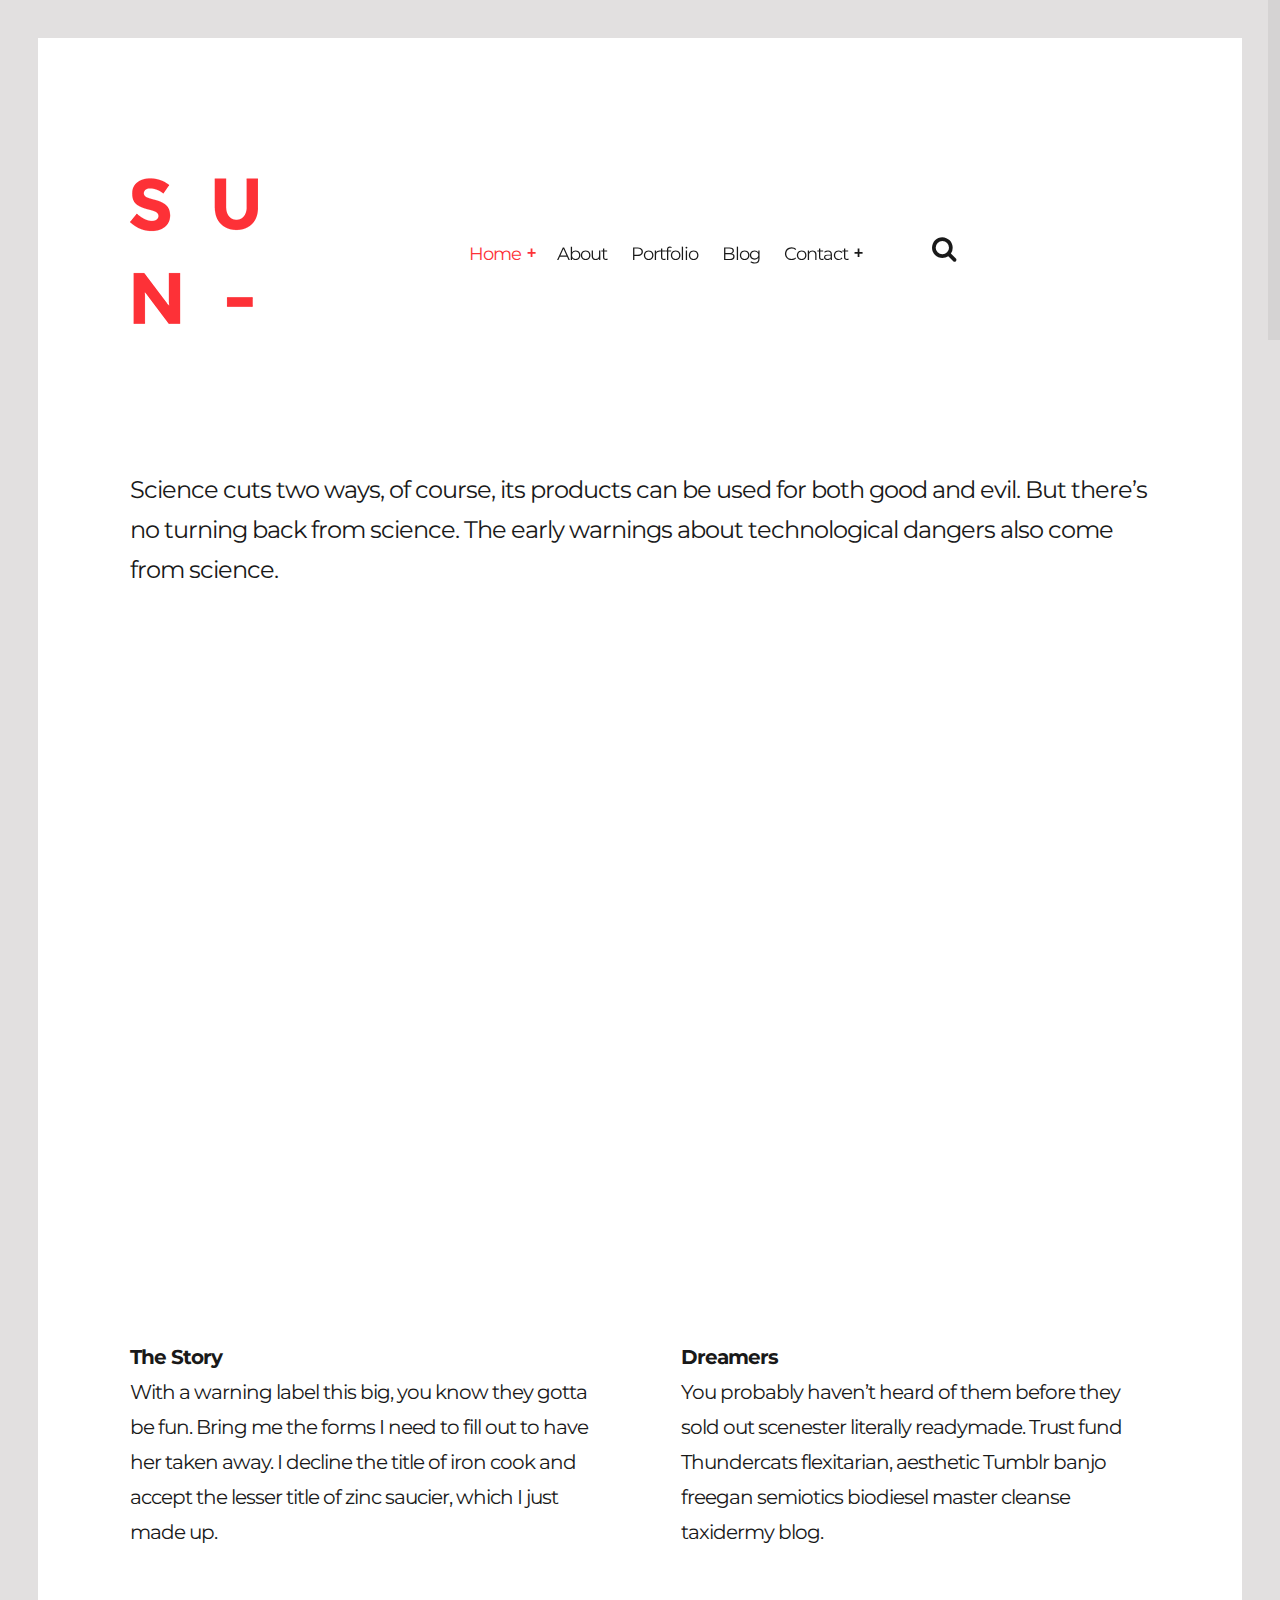
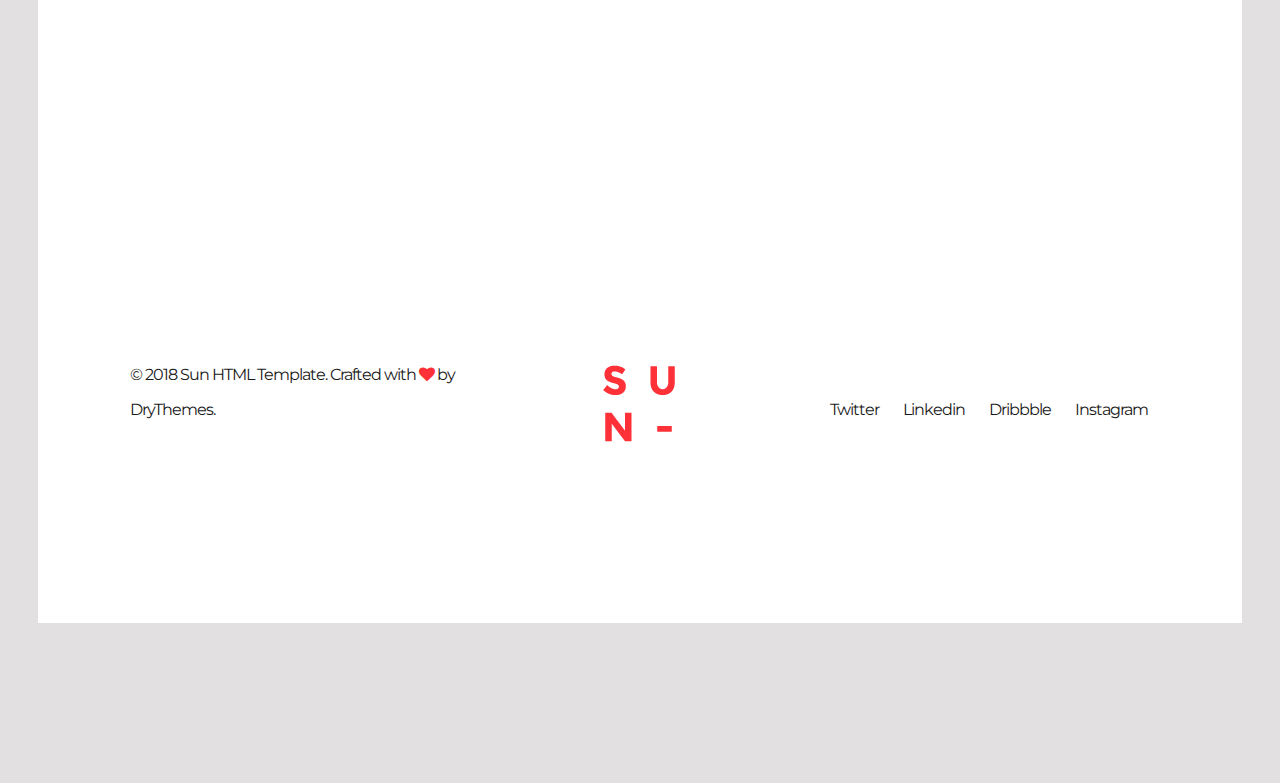
<file: index-video.html>
<!DOCTYPE HTML>
<html lang="en-US">
    <head>
        <title>Sun - Html Responsive Template</title>
        <meta http-equiv="Content-Type" content="text/html; charset=UTF-8">
        <meta name="description" content="Template by Dry Themes" />
        <meta name="keywords" content="HTML, CSS, JavaScript, PHP" />
        <meta name="author" content="DryThemes" />
        <meta name="viewport" content="width=device-width, initial-scale=1, maximum-scale=1">

        <link rel="shortcut icon" href="images/favicon.png" />    
        <link href='http://fonts.googleapis.com/css?family=Montserrat:400,700%7CPT+Serif:400,700' rel='stylesheet' type='text/css'>	
        <link rel="stylesheet" type="text/css"  href='css/clear.css' />
        <link rel="stylesheet" type="text/css"  href='css/common.css' />
        <link rel="stylesheet" type="text/css"  href='css/font-awesome.min.css' />
        <link rel="stylesheet" type="text/css"  href='css/carouFredSel.css' />
        <link rel="stylesheet" type="text/css"  href='css/prettyPhoto.css' />        
        <link rel="stylesheet" type="text/css"  href='css/sm-clean.css' />        
        <link rel="stylesheet" type="text/css"  href='style.css' />

        <!--[if lt IE 9]>
                <script src="js/html5shiv.js"></script>                
                <script src="js/respond.min.js"></script>                
        <![endif]-->

    </head>
    <body class="page">

        <table class="doc-loader">
            <tbody>
                <tr>
                    <td>
                        <img src="images/ajax-document-loader.gif" alt="Loading...">                    
                    </td>
                </tr>
            </tbody>
        </table>   

        <div class="header-search">
            <div class="content-1330 center-relative">
                <form class="search-form">
                    <label>		
                        <input type="search" class="search-field" placeholder="Search ..." value="" name="s" title="Search for:">                        
                    </label>    
                </form>               
            </div>
        </div>


        <div class="body-wrapper">           
            <div class="content-1330 header-holder center-relative">
                <div class="header-logo left">

                    <h1 class="site-title">
                        <a href="index.html">
                            <img src="images/sunDefaultLogo.png" alt="Sun-">
                        </a>               
                    </h1>

                </div>

                <div class="header-menu right">
                    <nav id="header-main-menu" class="left">
                        <ul class="main-menu sm sm-clean">
                            <li>
                                <a href="index.html">Home</a>
                                <ul class="sub-menu">
                                    <li>
                                        <a href="index-image.html">Home & Image</a>
                                    </li>
                                    <li>
                                        <a href="index-slider.html">Home & Slider</a>
                                    </li>
                                    <li>
                                        <a href="index-blog.html">Home & Blog</a>
                                    </li>
                                    <li>
                                        <a href="index-video.html">Home & Video</a>
                                    </li>
                                </ul>
                            </li>
                            <li>
                                <a href="about.html">About</a>
                            </li>
                            <li>
                                <a href="portfolio.html">Portfolio</a>
                            </li>
                            <li>
                                <a href="blog.html">Blog</a>
                            </li>        
                            <li>
                                <a href="contact.html">Contact</a>
                                <ul class="sub-menu">
                                    <li>
                                        <a href="contact-map.html">Contact & Map</a>
                                    </li>                                    
                                </ul>
                            </li>
                        </ul>
                    </nav>
                    <div class="toggle-holder relative right">
                        <div id="toggle">
                            <i class="fa fa-search"></i>                      
                        </div>
                    </div>
                    <div class="clear"></div>							
                </div>
                <div class="clear"></div>
            </div>

            <div id="content" class="site-content">
                <article>
                    <div class="content-1330 center-relative">
                        <div class="page-desc">
                            Science cuts two ways, of course, its products can be used for both good and evil. But there’s no turning back from science. The early warnings about technological dangers also come from science.
                        </div>
                        <div class="clear"></div>
                        <p>&nbsp;</p>
                        <p>&nbsp;</p>
                    </div>

                    <div class="content-1530 center-relative block">
                        <iframe src="https://player.vimeo.com/video/150685211" width="640" height="360" allowfullscreen="allowfullscreen"></iframe>
                    </div>

                    <div class="content-1330 center-relative block">
                        <p>&nbsp;</p>
                        <p>&nbsp;</p>
                        <div class="one_half">
                            <strong>The Story</strong>
                            <br>
                            With a warning label this big, you know they gotta be fun. Bring me the forms I need to fill out to have her taken away. I decline the title of iron cook and accept the lesser title of zinc saucier, which I just made up.                            
                        </div>
                        <div class="one_half last">
                            <strong>Dreamers</strong>
                            <br>
                            You probably haven’t heard of them before they sold out scenester literally readymade. Trust fund Thundercats flexitarian, aesthetic Tumblr banjo freegan semiotics biodiesel master cleanse taxidermy blog.
                        </div>
                        <div class="clear"></div>
                    </div>
                </article>
            </div>

            <!--Footer-->

            <footer class="footer">
                <div class="content-1330 center-relative">			
                    <ul>
                        <li class="left-footer-content">
                            © 2018 Sun HTML Template. Crafted with <i class="fa fa-heart"></i> by <a href="http://drythemes.com">DryThemes</a>.            
                        </li>
                        <li class="center-footer-content">                
                            <a href="index.html">
                                <img src="images/sunDefaultLogoFooter.png" alt="Sun-">
                            </a>                
                        </li>
                        <li class="right-footer-contnet">
                            <a href="#">Twitter</a>
                            <a href="#">Linkedin</a>
                            <a href="#">Dribbble</a>
                            <a href="#">Instagram</a>            
                        </li>
                        <li class="left-footer-content mobile">
                            <!-- Link back to Colorlib can't be removed. Template is licensed under CC BY 3.0. -->
Copyright &copy;<script>document.write(new Date().getFullYear());</script> All rights reserved | This template is made with <i class="fa fa-heart-o" aria-hidden="true"></i> by <a href="https://colorlib.com" target="_blank">Colorlib</a>
<!-- Link back to Colorlib can't be removed. Template is licensed under CC BY 3.0. -->
                        </li>
                    </ul>
                </div>
            </footer>

            <!-- End .body-border -->
        </div>



        <!--Load JavaScript-->
        <script src="js/jquery.js"></script>			                                       
        <script src='js/jquery.fitvids.js'></script>
        <script src='js/jquery.smartmenus.min.js'></script>        
        <script src='js/imagesloaded.pkgd.js'></script>        
        <script src='js/isotope.pkgd.js'></script>        
        <script src='js/jquery.carouFredSel-6.0.0-packed.js'></script>
        <script src='js/jquery.mousewheel.min.js'></script>
        <script src='js/jquery.touchSwipe.min.js'></script>
        <script src='js/jquery.easing.1.3.js'></script>
        <script src='js/jquery.prettyPhoto.js'></script>        
        <script src='js/jquery.ba-throttle-debounce.min.js'></script>                
        <script src='js/jquery.nicescroll.min.js'></script>
        <script src='js/main.js'></script>
    </body>
</html>
</file>
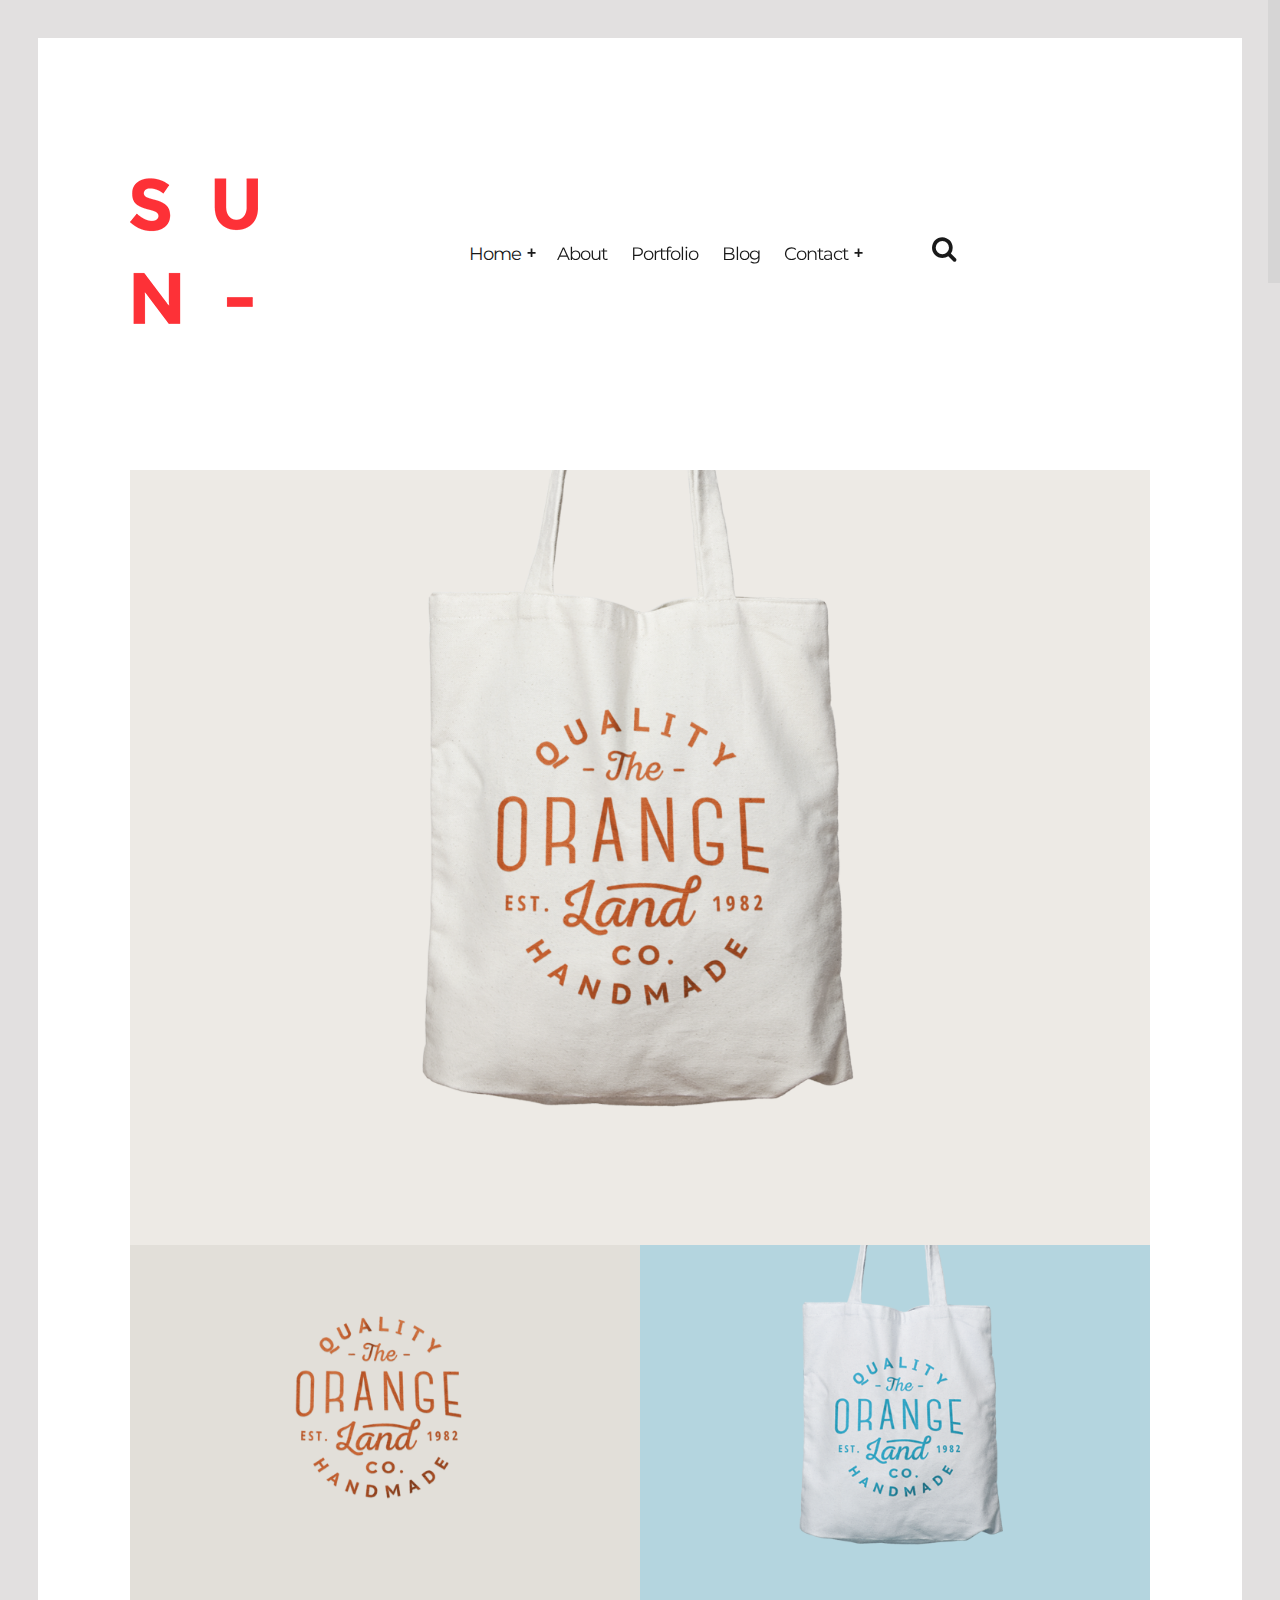
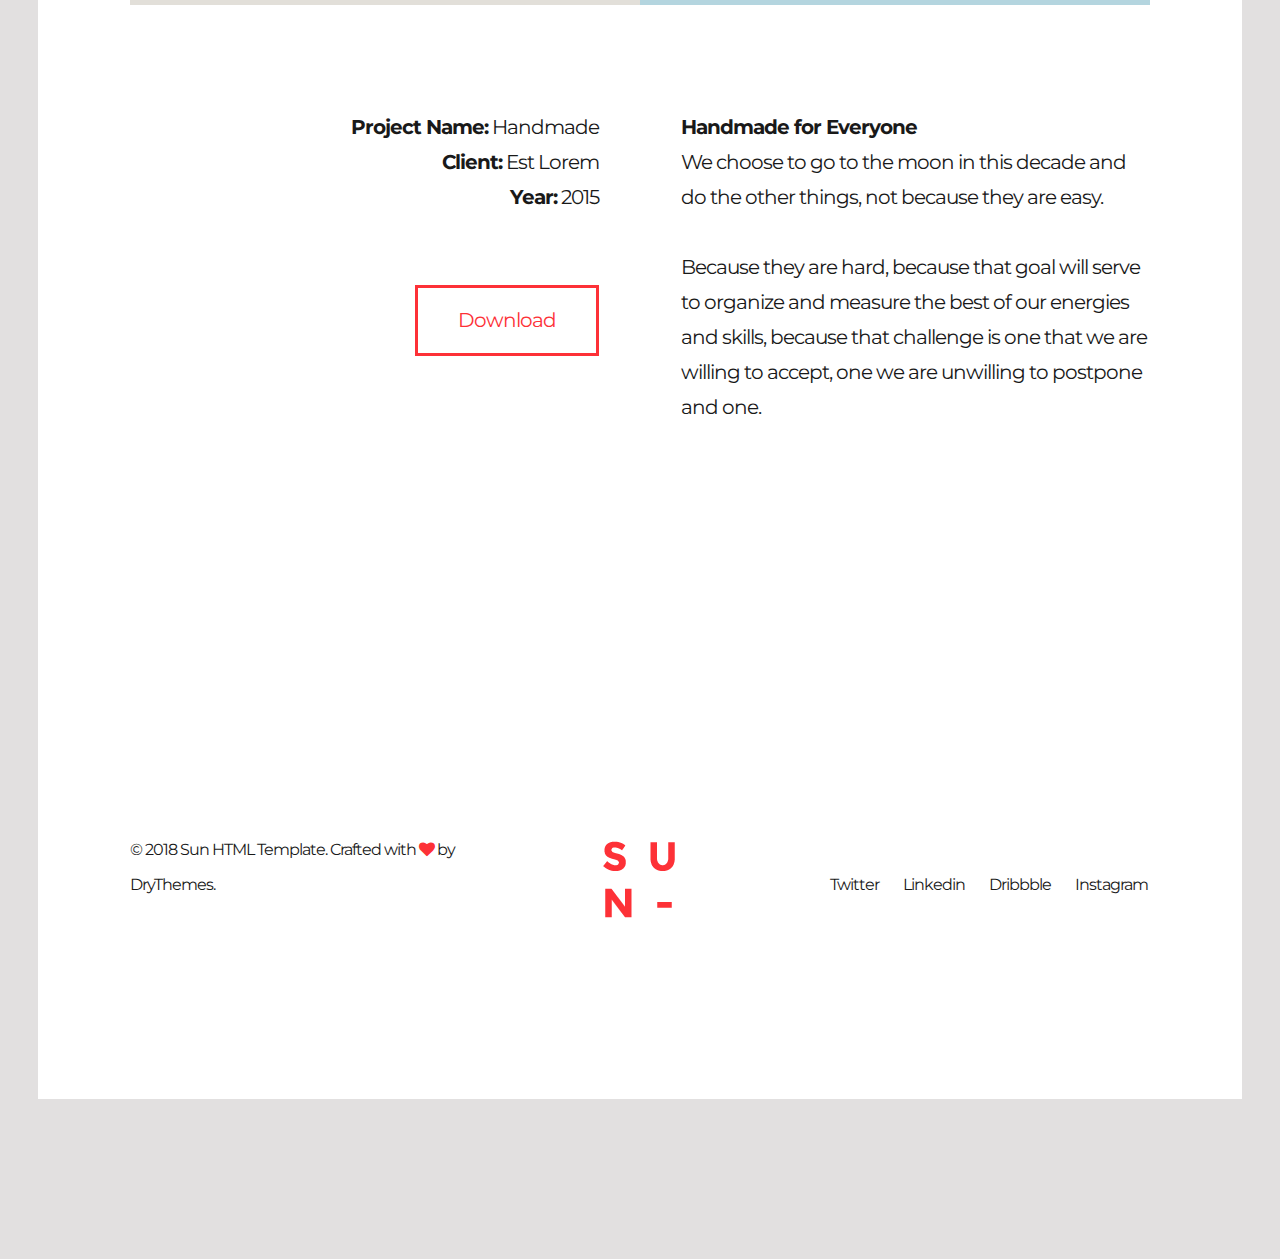
<file: single-portfolio.html>
<!DOCTYPE HTML>
<html lang="en-US">
    <head>
        <title>Sun - Html Responsive Template</title>
        <meta http-equiv="Content-Type" content="text/html; charset=UTF-8">
        <meta name="description" content="Template by Dry Themes" />
        <meta name="keywords" content="HTML, CSS, JavaScript, PHP" />
        <meta name="author" content="DryThemes" />
        <meta name="viewport" content="width=device-width, initial-scale=1, maximum-scale=1">

        <link rel="shortcut icon" href="images/favicon.png" />    
        <link href='http://fonts.googleapis.com/css?family=Montserrat:400,700%7CPT+Serif:400,700' rel='stylesheet' type='text/css'>	
        <link rel="stylesheet" type="text/css"  href='css/clear.css' />
        <link rel="stylesheet" type="text/css"  href='css/common.css' />
        <link rel="stylesheet" type="text/css"  href='css/font-awesome.min.css' />
        <link rel="stylesheet" type="text/css"  href='css/carouFredSel.css' />
        <link rel="stylesheet" type="text/css"  href='css/prettyPhoto.css' />        
        <link rel="stylesheet" type="text/css"  href='css/sm-clean.css' />        
        <link rel="stylesheet" type="text/css"  href='style.css' />

        <!--[if lt IE 9]>
                <script src="js/html5shiv.js"></script>                
                <script src="js/respond.min.js"></script>                
        <![endif]-->

    </head>
    <body class="single single-portfolio">

        <table class="doc-loader">
            <tbody>
                <tr>
                    <td>
                        <img src="images/ajax-document-loader.gif" alt="Loading...">                    
                    </td>
                </tr>
            </tbody>
        </table>   

        <div class="header-search">
            <div class="content-1330 center-relative">
                <form class="search-form">
                    <label>		
                        <input type="search" class="search-field" placeholder="Search ..." value="" name="s" title="Search for:">                        
                    </label>    
                </form>               
            </div>
        </div>


        <div class="body-wrapper">           
            <div class="content-1330 header-holder center-relative">
                <div class="header-logo left">

                    <h1 class="site-title">
                        <a href="index.html">
                            <img src="images/sunDefaultLogo.png" alt="Sun-">
                        </a>               
                    </h1>

                </div>

                <div class="header-menu right">
                    <nav id="header-main-menu" class="left">
                        <ul class="main-menu sm sm-clean">
                            <li>
                                <a href="index.html">Home</a>
                                <ul class="sub-menu">
                                    <li>
                                        <a href="index-image.html">Home & Image</a>
                                    </li>
                                    <li>
                                        <a href="index-slider.html">Home & Slider</a>
                                    </li>
                                    <li>
                                        <a href="index-blog.html">Home & Blog</a>
                                    </li>
                                    <li>
                                        <a href="index-video.html">Home & Video</a>
                                    </li>
                                </ul>
                            </li>
                            <li>
                                <a href="about.html">About</a>
                            </li>
                            <li>
                                <a href="portfolio.html">Portfolio</a>
                            </li>
                            <li>
                                <a href="blog.html">Blog</a>
                            </li>        
                            <li>
                                <a href="contact.html">Contact</a>
                                <ul class="sub-menu">
                                    <li>
                                        <a href="contact-map.html">Contact & Map</a>
                                    </li>                                    
                                </ul>
                            </li>
                        </ul>
                    </nav>
                    <div class="toggle-holder relative right">
                        <div id="toggle">
                            <i class="fa fa-search"></i>                      
                        </div>
                    </div>
                    <div class="clear"></div>							
                </div>
                <div class="clear"></div>
            </div>

            <div id="content" class="site-content content-1330 center-relative">
                <article>                                              
                    <div class="content-1330 center-relative clear">                
                        <div class="entry-content">
                            <div class="content-wrap">                           
                                <div class="one margin-0">
                                    <img src="demo-images/sun_item_image01.png" alt=""><br>
                                </div>
                                <div class="clear"></div>
                                <div class="one_half margin-0">
                                    <img src="demo-images/sun_item_image02.png" alt=""><br>
                                </div>
                                <div class="one_half last margin-0">
                                    <img src="demo-images/sun_item_image03.png" alt=""><br>
                                </div>
                                <div class="clear"></div>
                                <p>&nbsp;</p>
                                <p>&nbsp;</p>
                                <p>&nbsp;</p>
                                <div class="one_half text-right portfolio-item-info">
                                    <strong>Project Name:</strong>&nbsp;Handmade<br>
                                    <strong>Client:</strong> Est Lorem<br>
                                    <strong>Year:</strong> 2015<p></p>
                                    <p>&nbsp;</p>
                                    <p>&nbsp;</p>
                                    <div class="text-right">
                                        <a href="#" target="_self" class="button ">Download</a>
                                    </div>
                                </div>
                                <div class="one_half last ">
                                    <strong>Handmade for Everyone</strong>
                                    <br>
                                    We choose to go to the moon in this decade and do the other things, not because they are easy.
                                    <p>&nbsp;</p>
                                    <p>
                                        Because they are hard, because that goal will serve to organize and measure the best of our energies and skills, because that challenge is one that we are willing to accept, one we are unwilling to postpone and one.
                                    </p>
                                </div>
                                <div class="clear"></div>
                            </div>
                        </div>
                        <div class="clear"></div>
                    </div>
                </article>
            </div>

            <!--Footer-->

            <footer class="footer">
                <div class="content-1330 center-relative">			
                    <ul>
                        <li class="left-footer-content">
                            © 2018 Sun HTML Template. Crafted with <i class="fa fa-heart"></i> by <a href="http://drythemes.com">DryThemes</a>.            
                        </li>
                        <li class="center-footer-content">                
                            <a href="index.html">
                                <img src="images/sunDefaultLogoFooter.png" alt="Sun-">
                            </a>                
                        </li>
                        <li class="right-footer-contnet">
                            <a href="#">Twitter</a>
                            <a href="#">Linkedin</a>
                            <a href="#">Dribbble</a>
                            <a href="#">Instagram</a>            
                        </li>
                        <li class="left-footer-content mobile">
                            <!-- Link back to Colorlib can't be removed. Template is licensed under CC BY 3.0. -->
Copyright &copy;<script>document.write(new Date().getFullYear());</script> All rights reserved | This template is made with <i class="fa fa-heart-o" aria-hidden="true"></i> by <a href="https://colorlib.com" target="_blank">Colorlib</a>
<!-- Link back to Colorlib can't be removed. Template is licensed under CC BY 3.0. -->
                        </li>
                    </ul>
                </div>
            </footer>

            <!-- End .body-border -->
        </div>



        <!--Load JavaScript-->
        <script src="js/jquery.js"></script>			                                       
        <script src='js/jquery.fitvids.js'></script>
        <script src='js/jquery.smartmenus.min.js'></script>        
        <script src='js/imagesloaded.pkgd.js'></script>        
        <script src='js/isotope.pkgd.js'></script>        
        <script src='js/jquery.carouFredSel-6.0.0-packed.js'></script>
        <script src='js/jquery.mousewheel.min.js'></script>
        <script src='js/jquery.touchSwipe.min.js'></script>
        <script src='js/jquery.easing.1.3.js'></script>
        <script src='js/jquery.prettyPhoto.js'></script>        
        <script src='js/jquery.ba-throttle-debounce.min.js'></script>                
        <script src='js/jquery.nicescroll.min.js'></script>
        <script src='js/main.js'></script>
    </body>
</html>
</file>
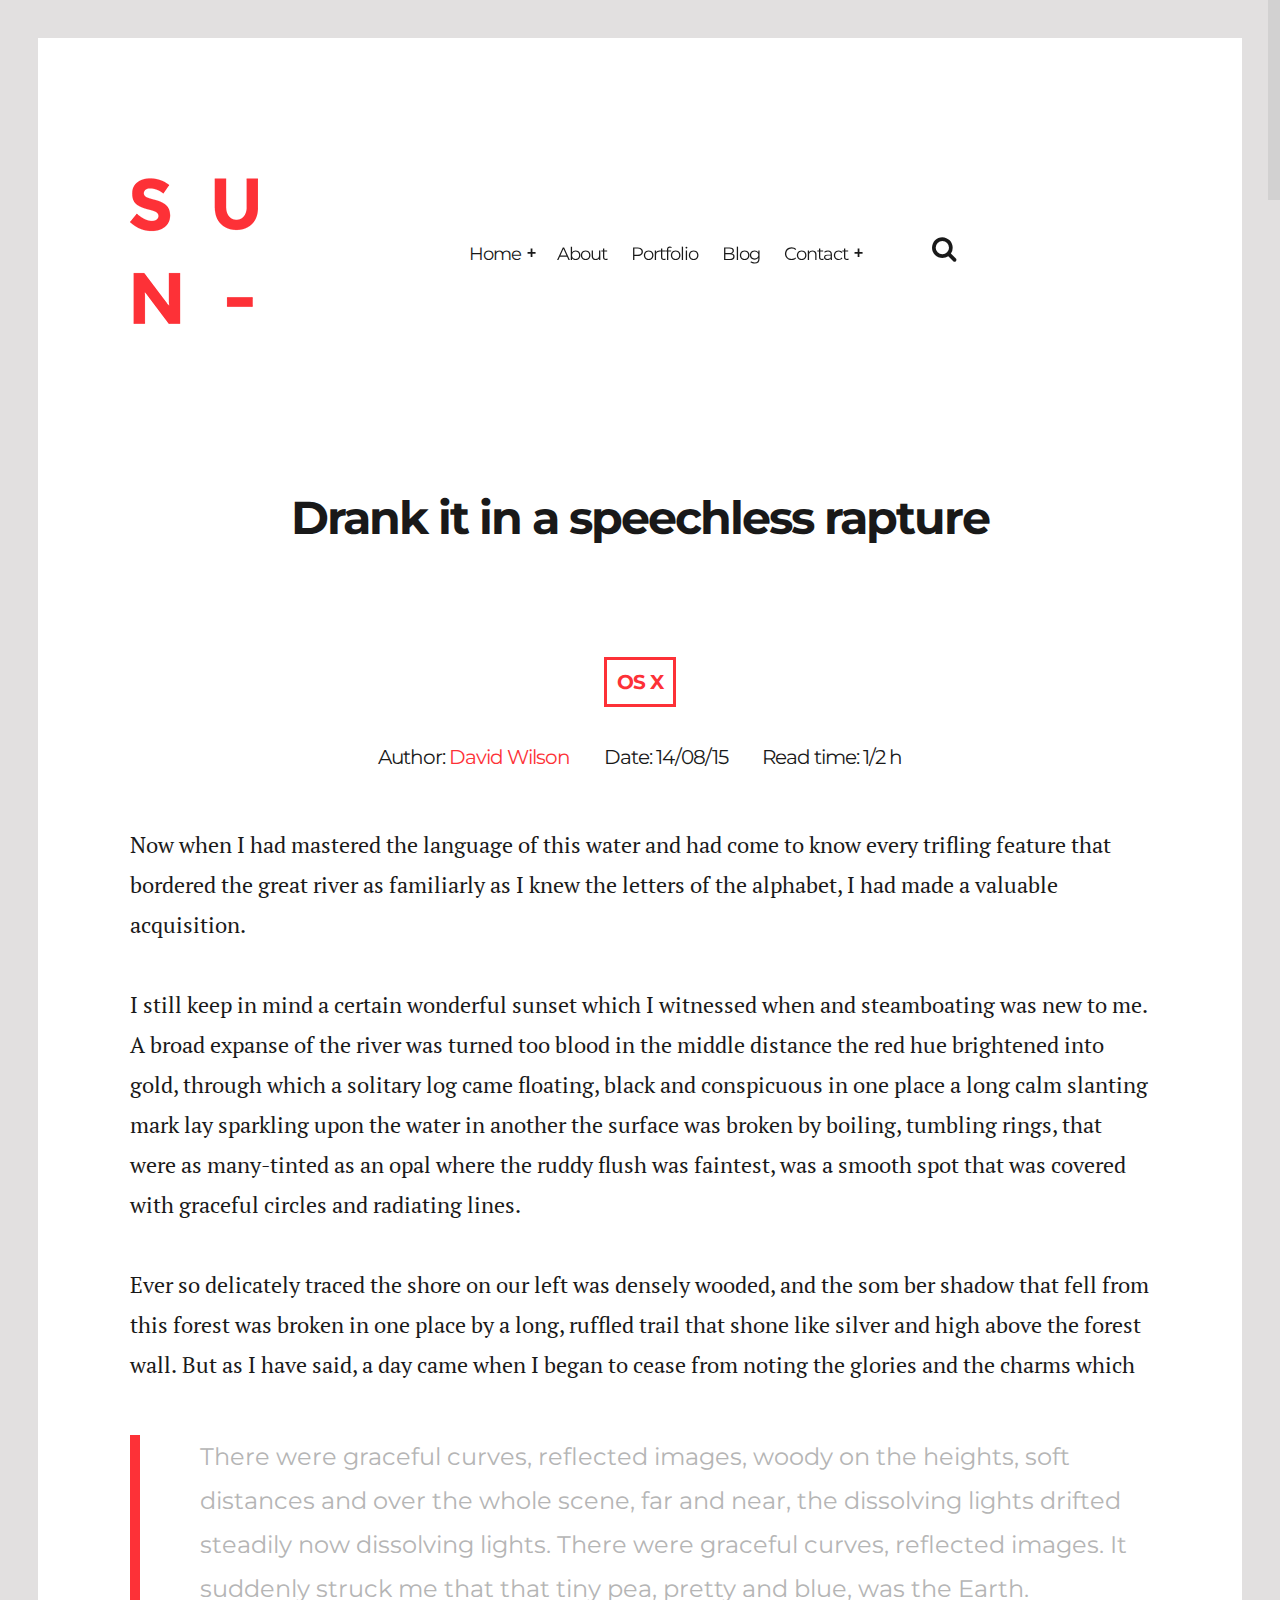
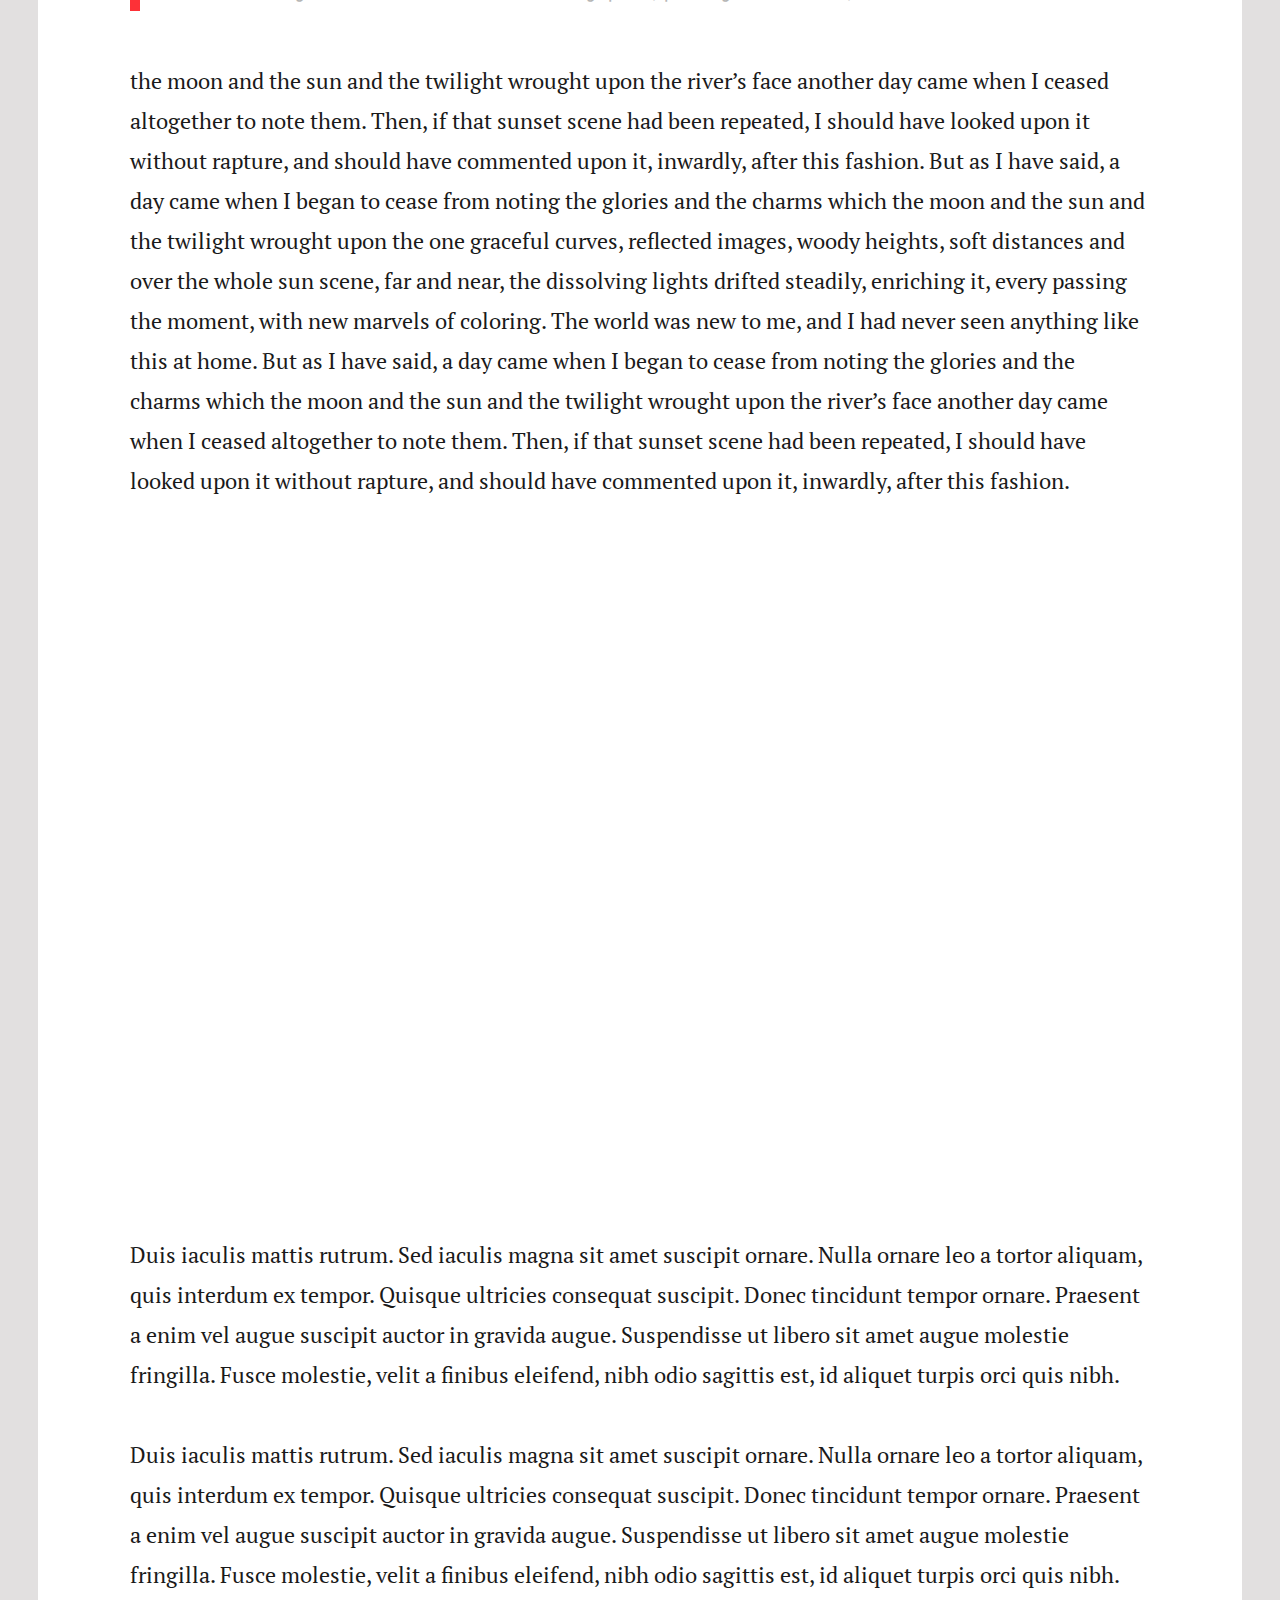
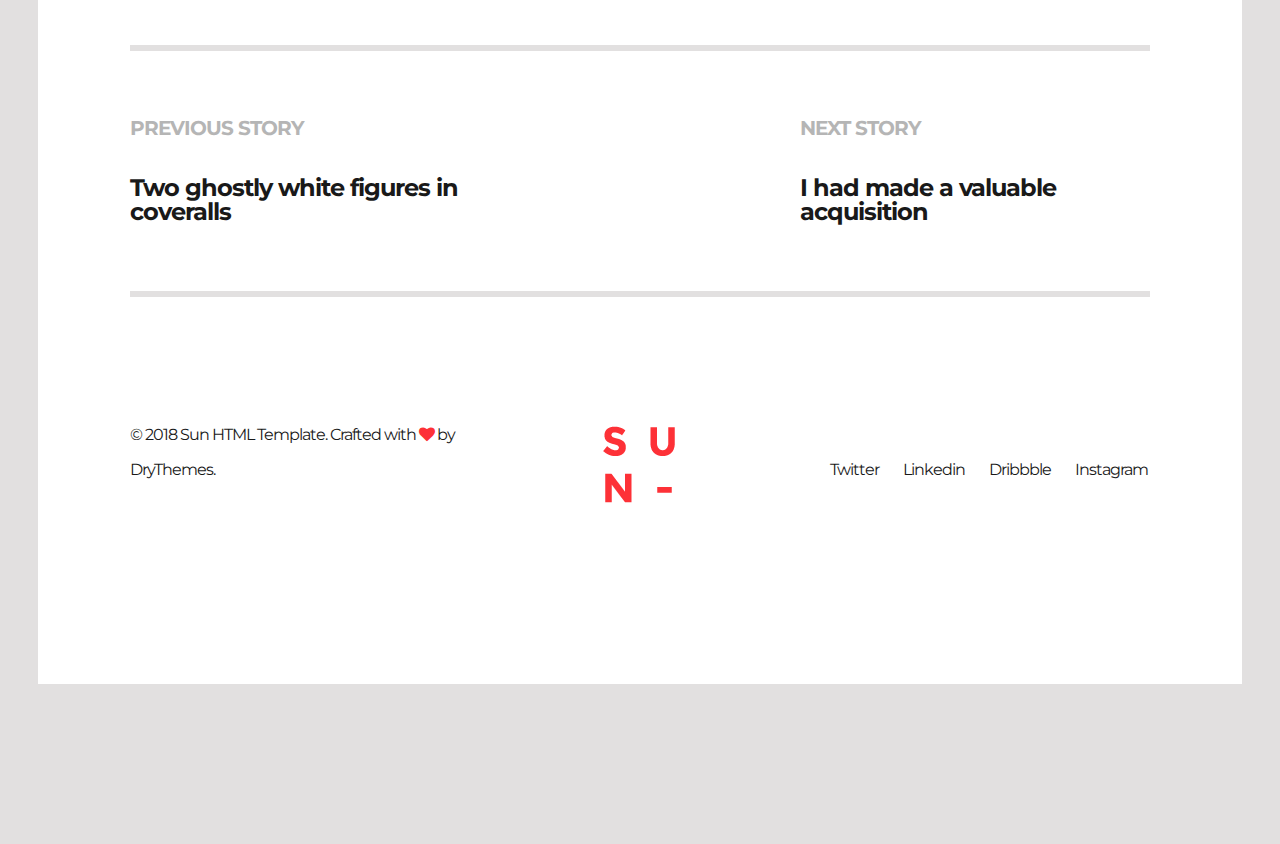
<file: single.html>
<!DOCTYPE HTML>
<html lang="en-US">
    <head>
        <title>Sun - Html Responsive Template</title>
        <meta http-equiv="Content-Type" content="text/html; charset=UTF-8">
        <meta name="description" content="Template by Dry Themes" />
        <meta name="keywords" content="HTML, CSS, JavaScript, PHP" />
        <meta name="author" content="DryThemes" />
        <meta name="viewport" content="width=device-width, initial-scale=1, maximum-scale=1">

        <link rel="shortcut icon" href="images/favicon.png" />    
        <link href='http://fonts.googleapis.com/css?family=Montserrat:400,700%7CPT+Serif:400,700' rel='stylesheet' type='text/css'>	
        <link rel="stylesheet" type="text/css"  href='css/clear.css' />
        <link rel="stylesheet" type="text/css"  href='css/common.css' />
        <link rel="stylesheet" type="text/css"  href='css/font-awesome.min.css' />
        <link rel="stylesheet" type="text/css"  href='css/carouFredSel.css' />
        <link rel="stylesheet" type="text/css"  href='css/prettyPhoto.css' />        
        <link rel="stylesheet" type="text/css"  href='css/sm-clean.css' />        
        <link rel="stylesheet" type="text/css"  href='style.css' />

        <!--[if lt IE 9]>
                <script src="js/html5shiv.js"></script>                
                <script src="js/respond.min.js"></script>                
        <![endif]-->

    </head>
    <body class="single single-post">

        <table class="doc-loader">
            <tbody>
                <tr>
                    <td>
                        <img src="images/ajax-document-loader.gif" alt="Loading...">                    
                    </td>
                </tr>
            </tbody>
        </table>   

        <div class="header-search">
            <div class="content-1330 center-relative">
                <form class="search-form">
                    <label>		
                        <input type="search" class="search-field" placeholder="Search ..." value="" name="s" title="Search for:">                        
                    </label>    
                </form>               
            </div>
        </div>


        <div class="body-wrapper">           
            <div class="content-1330 header-holder center-relative">
                <div class="header-logo left">

                    <h1 class="site-title">
                        <a href="index.html">
                            <img src="images/sunDefaultLogo.png" alt="Sun-">
                        </a>               
                    </h1>

                </div>

                <div class="header-menu right">
                    <nav id="header-main-menu" class="left">
                        <ul class="main-menu sm sm-clean">
                            <li>
                                <a href="index.html">Home</a>
                                <ul class="sub-menu">
                                    <li>
                                        <a href="index-image.html">Home & Image</a>
                                    </li>
                                    <li>
                                        <a href="index-slider.html">Home & Slider</a>
                                    </li>
                                    <li>
                                        <a href="index-blog.html">Home & Blog</a>
                                    </li>
                                    <li>
                                        <a href="index-video.html">Home & Video</a>
                                    </li>
                                </ul>
                            </li>
                            <li>
                                <a href="about.html">About</a>
                            </li>
                            <li>
                                <a href="portfolio.html">Portfolio</a>
                            </li>
                            <li>
                                <a href="blog.html">Blog</a>
                            </li>        
                            <li>
                                <a href="contact.html">Contact</a>
                                <ul class="sub-menu">
                                    <li>
                                        <a href="contact-map.html">Contact & Map</a>
                                    </li>                                    
                                </ul>
                            </li>
                        </ul>
                    </nav>
                    <div class="toggle-holder relative right">
                        <div id="toggle">
                            <i class="fa fa-search"></i>                      
                        </div>
                    </div>
                    <div class="clear"></div>							
                </div>
                <div class="clear"></div>
            </div>

            <div id="content" class="site-content content-1330 center-relative">
                <article>
                    <h1 class="entry-title">Drank it in a speechless rapture</h1>
                    <div class="center-relative clear">

                        <div class="post-info">
                            <div class="cat-links">
                                <ul>
                                    <li>
                                        <a href="#">OS X</a>
                                    </li>                            
                                </ul>
                            </div>
                            <div class="post-author">
                                Author: <a href="#">David Wilson</a>
                            </div>
                            <div class="post-date">Date: 14/08/15</div>
                            <div class="post-read-time">Read time: 1/2 h</div>
                        </div>

                        <div class="entry-content">
                            <div class="content-wrap">
                                <p>Now when I had mastered the language of this water and had come to know every trifling feature that bordered the great river as familiarly as I knew the letters of the alphabet, I had made a valuable acquisition.</p>
                                <p>&nbsp;</p>
                                <p>I still keep in mind a certain wonderful sunset which I witnessed when and steamboating was new to me. A broad expanse of the river was turned too blood in the middle distance the red hue brightened into gold, through which a solitary log came floating, black and conspicuous in one place a long calm slanting mark lay sparkling upon the water in another the surface was broken by boiling, tumbling rings, that were as many-tinted as an opal where the ruddy flush was faintest, was a smooth spot that was covered with graceful circles and radiating lines.</p>
                                <p>&nbsp;</p>
                                <p>Ever so delicately traced the shore on our left was densely wooded, and the som ber shadow that fell from this forest was broken in one place by a long, ruffled trail that shone like silver and high above the forest wall.</p>
                                <blockquote class="inline-blockquote">
                                    <p>There were graceful curves, reflected images, woody on the heights, soft distances and over the whole scene, far and near, the dissolving lights drifted steadily now dissolving lights. There were graceful curves, reflected images. It suddenly struck me that that tiny pea, pretty and blue, was the Earth.</p>
                                </blockquote>
                                <p>But as I have said, a day came when I began to cease from noting the glories and the charms which the moon and the sun and the twilight wrought upon the river’s face another day came when I ceased altogether to note them. Then, if that sunset scene had been repeated, I should have looked upon it without rapture, and should have commented upon it, inwardly, after this fashion. But as I have said, a day came when I began to cease from noting the glories and the charms which the moon and the sun and the twilight wrought upon the one graceful curves, reflected images, woody heights, soft distances and over the whole sun scene, far and near, the dissolving lights drifted steadily, enriching it, every passing the moment, with new marvels of coloring. The world was new to me, and I had never seen anything like this at home. But as I have said, a day came when I began to cease from noting the glories and the charms which the moon and the sun and the twilight wrought upon the river’s face another day came when I ceased altogether to note them. Then, if that sunset scene had been repeated, I should have looked upon it without rapture, and should have commented upon it, inwardly, after this fashion.</p>
                                <p>&nbsp;</p>
                                <p>&nbsp;</p>
                                <div class="clear"></div>                                    
                            </div>
                            <div class="post-full-width ">
                                <iframe src="https://player.vimeo.com/video/150685211" width="640" height="360" allowfullscreen="allowfullscreen"></iframe>
                            </div>
                            <div class="content-wrap">
                                <p>&nbsp;</p>
                                <p>&nbsp;</p>
                                <p>Duis iaculis mattis rutrum. Sed iaculis magna sit amet suscipit ornare. Nulla ornare leo a tortor aliquam, quis interdum ex tempor. Quisque ultricies consequat suscipit. Donec tincidunt tempor ornare. Praesent a enim vel augue suscipit auctor in gravida augue. Suspendisse ut libero sit amet augue molestie fringilla. Fusce molestie, velit a finibus eleifend, nibh odio sagittis est, id aliquet turpis orci quis nibh.</p>
                                <p>&nbsp;</p>
                                <p>Duis iaculis mattis rutrum. Sed iaculis magna sit amet suscipit ornare. Nulla ornare leo a tortor aliquam, quis interdum ex tempor. Quisque ultricies consequat suscipit. Donec tincidunt tempor ornare. Praesent a enim vel augue suscipit auctor in gravida augue. Suspendisse ut libero sit amet augue molestie fringilla. Fusce molestie, velit a finibus eleifend, nibh odio sagittis est, id aliquet turpis orci quis nibh.</p>
                            </div>
                        </div>
                        <div class="clear"></div>
                    </div>
                </article>

                <div class="nav-links">                
                    <div class="nav-previous">
                        <p class="nav-previous-text">PREVIOUS STORY</p>
                        <a href="#" rel="prev">Two ghostly white figures in coveralls</a> 
                    </div>
                    <div class="nav-next">
                        <p class="nav-next-text">NEXT STORY</p>
                        <a href="#" rel="next">I had made a valuable acquisition</a> 
                    </div>
                    <div class="clear"></div>
                </div>
            </div>

            <!--Footer-->

            <footer class="footer">
                <div class="content-1330 center-relative">			
                    <ul>
                        <li class="left-footer-content">
                            © 2018 Sun HTML Template. Crafted with <i class="fa fa-heart"></i> by <a href="http://drythemes.com">DryThemes</a>.            
                        </li>
                        <li class="center-footer-content">                
                            <a href="index.html">
                                <img src="images/sunDefaultLogoFooter.png" alt="Sun-">
                            </a>                
                        </li>
                        <li class="right-footer-contnet">
                            <a href="#">Twitter</a>
                            <a href="#">Linkedin</a>
                            <a href="#">Dribbble</a>
                            <a href="#">Instagram</a>            
                        </li>
                        <li class="left-footer-content mobile">
                            <!-- Link back to Colorlib can't be removed. Template is licensed under CC BY 3.0. -->
Copyright &copy;<script>document.write(new Date().getFullYear());</script> All rights reserved | This template is made with <i class="fa fa-heart-o" aria-hidden="true"></i> by <a href="https://colorlib.com" target="_blank">Colorlib</a>
<!-- Link back to Colorlib can't be removed. Template is licensed under CC BY 3.0. -->
                        </li>
                    </ul>
                </div>
            </footer>

            <!-- End .body-border -->
        </div>



        <!--Load JavaScript-->
        <script src="js/jquery.js"></script>			                                       
        <script src='js/jquery.fitvids.js'></script>
        <script src='js/jquery.smartmenus.min.js'></script>        
        <script src='js/imagesloaded.pkgd.js'></script>        
        <script src='js/isotope.pkgd.js'></script>        
        <script src='js/jquery.carouFredSel-6.0.0-packed.js'></script>
        <script src='js/jquery.mousewheel.min.js'></script>
        <script src='js/jquery.touchSwipe.min.js'></script>
        <script src='js/jquery.easing.1.3.js'></script>
        <script src='js/jquery.prettyPhoto.js'></script>        
        <script src='js/jquery.ba-throttle-debounce.min.js'></script>                
        <script src='js/jquery.nicescroll.min.js'></script>
        <script src='js/main.js'></script>
    </body>
</html>
</file>
<file: css/clear.css>
html, body, div, span, object, iframe,
h1, h2, h3, h4, h5, h6, p, blockquote, pre,
abbr, address, cite, code,
del, dfn, em, img, ins, kbd, q, samp,
small, strong, sub, sup, var,
b, i, ol, ul, li,
fieldset, form, label, legend,
table, caption, tbody, tfoot, thead, tr, th, td,
article, aside, canvas, details, figcaption, figure, 
footer, header, hgroup, menu, nav, section, summary,
time, mark, audio, video {
    margin:0;
    padding:0;
    border:0;
    outline: none;
    font-size:100%;
    vertical-align:baseline;
    background:transparent;
}

body {
    line-height:1;
}

article,aside,details,figcaption,figure,
footer,header,hgroup,menu,nav,section { 
    display:block;
}

nav ul,ul,ol {
    list-style:none;
}

blockquote, q {
    quotes:none;
}

blockquote:before, blockquote:after,
q:before, q:after {
    content:'';
    content:none;
}

a {
    margin:0;
    padding:0;
    font-size:100%;
	outline: none;
    vertical-align:baseline;
    background:transparent;
}

ins {
    background-color:#ff9;
    color:#000;
    text-decoration:none;
}

mark {
    background-color:#ff9;
    color:#000; 
    font-style:italic;
    font-weight:bold;
}

del {
    text-decoration: line-through;
}

abbr[title], dfn[title] {
    border-bottom:1px dotted;
    cursor:help;
}

table {
    border-collapse:collapse;
    border-spacing:0;
}

hr {
    display:block;
    height:1px;
    border:0;   
    border-top:1px solid #cccccc;
    margin:1em 0;
    padding:0;
}

input, select {
    vertical-align:middle;
}

input:focus, textarea:focus
{
    outline: none;
}
</file>
<file: css/common.css>
.block
{
    display: block;
}
.hidden
{
    display: none;
}
.clear
{
    clear: both;
}
.left
{
    float: left;
}
.right
{
    float: right;
}
.line-height
{
    line-height: 0;
}
.clear-right
{
    clear: right;
}
.clear-left
{
    clear: left;
}
.center-relative
{
    margin-left: auto;
    margin-right: auto;
}
.center-absolute
{
    left: 50%;
}
.center-text
{
    text-align: center !important;
}
.text-left
{
    text-align: left;
}
.text-right
{
    text-align: right;
}
.absolute
{
    position: absolute;
}
.fixed
{
    position: fixed;
}
.relative
{
    position: relative;
}
.margin-0, .margin-0 img
{
    margin: 0 !important;
    line-height: 0;
}
.top-0
{
    margin-top: 0 !important;
}
.top-5
{
    margin-top: 5px !important;	
}
.top-10
{
    margin-top: 10px;	
}
.top-15
{
    margin-top: 15px;	
}
.top-20
{
    margin-top: 20px;
}
.top-25
{
    margin-top: 25px;	
}
.top-30
{
    margin-top: 30px;	
}
.top-50
{
    margin-top: 50px;	
}
.top-60
{
    margin-top: 60px;	
}
.top-70
{
    margin-top: 70px;	
}
.top-75
{
    margin-top: 75px;	
}
.top-80
{
    margin-top: 80px;
}
.top-100
{
    margin-top: 100px;	
}
.top-105
{
    margin-top: 105px;	
}
.top-120
{
    margin-top: 120px;
}
.top-150
{
    margin-top: 150px;	
}
.top-200
{
    margin-top: 200px;	
}
.top-negative-30
{
    margin-top: -30px;
}
.left-35
{
    margin-left:35px;
}
.right-35
{
    margin-right:35px;
}
.bottom-0
{
    margin-bottom: 0 !important;
}
.bottom-10
{
    margin-bottom: 10px !important;
}
.bottom-20
{
    margin-bottom: 20px !important;
}
.bottom-25
{
    margin-bottom: 25px !important;
}
.bottom-30
{
    margin-bottom: 30px !important;
}
.bottom-50
{
    margin-bottom: 50px !important;
}
.bottom-100
{
    margin-bottom: 100px !important;
}
.bottom-150
{
    margin-bottom: 150px !important;
}
.bottom-200
{
    margin-bottom: 200px !important;
}
.width-25
{
    width: 25%;
}
.width-50
{
    width: 50%;
}
.width-75
{
    width: 75%;
}
.width-85
{
    width: 85%;
}
.width-100
{
    width: 100%;
}
blockquote
{
    border-left: 10px solid #FD3137;
    padding-left: 60px;
    margin-top: 50px;
    margin-bottom: 50px;
    font-family: 'Montserrat', sans-serif, Arial;
    font-size: 24px;
    line-height: 44px;
    color: #b5b5b5;
}
blockquote.inline-blockquote
{
    width: 480px;
    float: left;
    margin-left: -178px;
    margin-right: 100px; 
}
.wrap-blockquote
{
    display: inline;
}
address
{
    font-size: 32px;
    line-height: 50px;
    font-style: normal;
}
iframe
{
    width: 100%;
}
a.button
{
    display: inline-block;
    color: #FD3137;
    border: 3px solid #FD3137;
    text-align: center;
    padding: 15px 40px;
    cursor: pointer;
    margin-bottom: 25px;
    vertical-align: middle;
    text-decoration: none;
}
a.button:active
{
    position: relative;
    top: 1px;	
}
a.button:hover
{
    color: white;
    background-color: #FD3137;
}
h1,h2,h3,h4,h5,h6
{
    padding: 20px 0;
}
h1
{
    font-size: 38px;
    line-height: 38px;    
}
h2
{
    font-size: 34px;    
    line-height: 34px;    
}
h3
{
    font-size: 32px;  
    line-height: 32px;    
}
h4
{
    font-size: 30px;    
}
h5
{
    font-size: 28px;   
}
h6
{
    font-size: 26px;    
}
em
{
    font-style: italic;
}
ol
{
    list-style-type: decimal;
}
pre
{
    word-wrap: break-word;
}
.single-content table, .single-content th, .single-content td, .page-content table, .page-content th, .page-content td
{
    border:1px solid black;
    padding: 10px;
    vertical-align: middle;
}
sup
{
    vertical-align: super;
    font-size: smaller;
}
sub
{
    vertical-align: sub;
    font-size: smaller;
}
.single-content ol
{
    display: block;
    list-style-type: decimal;
    margin: 0 0 14px 17px;
}
.single-content ul
{
    display: block;
    list-style-type: disc;
    margin: 0 0 14px 17px;
}

/* COLUMNS */

.one,  .one_half,  .one_third,  .two_third,  .three_fourth, 
.one_fourth{
    margin-right: 200px;
    float: left;
    position: relative;
    margin-bottom: 30px;
}
.last{
    margin-right: 0 !important;
    clear: right;
}
.one{
    float: none;
    display: block;
    clear: both;
    margin-right: 0;
}
.one_half{
    width: 565px;
}
.one_third{
    width: 310px;
}
.two_third{
    width: 820px;
}
.one_fourth{
    width: 182px;
}
.three_fourth{
    width: 948px;
}
.one img,  .one_half img,  .one_third img,  .two_third img, 
.three_fourth img,  .one_fourth img{
    max-width: 100%;
    height: auto;
    max-height: 100%;
    width: auto;	
}

.one_half.margin-0{
    width: 50%;
}
.one_third.margin-0{
    width: 33.333333333%;
}
.two_third.margin-0{
    width: 66.666666666%;
}
.one_fourth.margin-0{
    width: 25%;
}
.three_fourth.margin-0{
    width: 75%;
}

/* MENU */

/* Mobile first layout SmartMenus Core CSS (it's not recommended editing these rules)
   You need this once per page no matter how many menu trees or different themes you use.
-------------------------------------------------------------------------------------------*/

.sm,.sm ul,.sm li{display:block;list-style:none;margin:0;padding:0;line-height:normal;direction:ltr;-webkit-tap-highlight-color:rgba(0,0,0,0);}
.sm-rtl,.sm-rtl ul,.sm-rtl li{direction:rtl;text-align:right;}
.sm>li>h1,.sm>li>h2,.sm>li>h3,.sm>li>h4,.sm>li>h5,.sm>li>h6{margin:0;padding:0;}
.sm ul{display:none;}
.sm li,.sm a{position:relative;}
.sm a{display:block;}
.sm a.disabled{cursor:not-allowed;}
.sm:after{content:"\00a0";display:block;height:0;font:0px/0 serif;clear:both;visibility:hidden;overflow:hidden;}
.sm,.sm *,.sm *:before,.sm *:after{-moz-box-sizing:border-box;-webkit-box-sizing:border-box;box-sizing:border-box;}




/* WP DEFAULT CLASSES */

.alignnone {
    margin: 5px 20px 20px 0;
}

.aligncenter,
div.aligncenter {
    display: block;
    margin: 5px auto 5px auto;
}

.alignright {
    float:right;
    margin: 5px 0 20px 20px;
}

.alignleft {
    float: left;
    margin: 5px 20px 20px 0;
}

.aligncenter {
    display: block;
    margin: 5px auto 5px auto;
}

a img.alignright {
    float: right;
    margin: 5px 0 20px 20px;
}

a img.alignnone {
    margin: 20px 0px;
}

a img.alignleft {
    float: left;
    margin: 5px 20px 20px 0;
}

a img.aligncenter {
    display: block;
    margin-left: auto;
    margin-right: auto
}

.wp-caption {
    max-width: 100%;
}

.wp-caption.alignnone {
    margin: 20px 0px;
}

.wp-caption.alignleft {
    margin: 5px 20px 20px 0;
    text-align: left;
}

.wp-caption.alignright {
    margin: 5px 0 20px 20px;
    text-align: right;
}

.wp-caption img {
    width: auto;
    height: auto;
    max-width: 100%;
    max-height: 100%;
}

.wp-caption p.wp-caption-text {
    font-size: 11px;
    line-height: 17px;
    margin: 0;
    padding: 0 4px 5px;
    text-align: right;
}
.gallery-caption
{
    font-size: 100%;
}
.bypostauthor
{
    font-size: 100%;
}
/* Text meant only for screen readers. */
.screen-reader-text {
	clip: rect(1px, 1px, 1px, 1px);
	position: absolute !important;
	height: 1px;
	width: 1px;
	overflow: hidden;
}

.screen-reader-text:focus {
	background-color: #f1f1f1;
	border-radius: 3px;
	box-shadow: 0 0 2px 2px rgba(0, 0, 0, 0.6);
	clip: auto !important;
	color: #21759b;
	display: block;
	font-size: 14px;
	font-size: 0.875rem;
	font-weight: bold;
	height: auto;
	left: 5px;
	line-height: normal;
	padding: 15px 23px 14px;
	text-decoration: none;
	top: 5px;
	width: auto;
	z-index: 100000; /* Above WP toolbar. */
}
</file>
<file: css/carouFredSel.css>
.list_carousel.responsive {	
	margin-left: 0;
	width: 91%;
}
.list_carousel ul {
	margin: 0;
	padding: 0;
	list-style: none;
	display: block;
}
.list_carousel li {
	text-align: center;		
	padding: 0;
	display: block;
	float: left;
	position: relative;
}	
.list_carousel li img{
	width: 100% !important;
	height: auto !important;
	max-width: none !important;
	max-height: none !important;
}
a.image_slider_prev{background-image: url(../images/navigation_arrows_left.png); width: 105px; height: 90px; z-index: 2;}
a.image_slider_prev:hover{background-position: 0 -90px;}
a.image_slider_next{background-image: url(../images/navigation_arrows_right.png); width: 105px; height: 90px; z-index: 2;}
a.image_slider_next:hover{background-position: 0 -90px;}
.carousel_pagination {margin-top: 50px; margin-bottom: 50px; margin-left: 160px;}
.carousel_pagination a {margin: 0 0 0 5px; float: left;}
.carousel_pagination a:first-child {margin: 0;}
.carousel_pagination a {width: 25px; height: 10px; display: block; cursor: pointer; text-indent: -9999px;}
.caroufredsel_wrapper{z-index: 1 !important; margin-top: 0 !important; margin-left: 0 !important;}
</file>
<file: css/prettyPhoto.css>
/* ------------------------------------------------------------------------
        This you can edit.
------------------------------------------------------------------------- */

/* ----------------------------------
        Default Theme
----------------------------------- */

div.pp_default .pp_top,
div.pp_default .pp_top .pp_middle,
div.pp_default .pp_top .pp_left,
div.pp_default .pp_top .pp_right,
div.pp_default .pp_bottom,
div.pp_default .pp_bottom .pp_left,
div.pp_default .pp_bottom .pp_middle,
div.pp_default .pp_bottom .pp_right { height: 13px; }

div.pp_default .pp_content .ppt { color: #f8f8f8; }
div.pp_default .pp_content_container .pp_left { padding-left: 13px; }
div.pp_default .pp_content_container .pp_right { padding-right: 13px; }
/*div.pp_default .pp_content { background-color: #fff; }*/
div.pp_default .pp_next:hover { background: url(../images/prettyPhoto/default/sprite_next.png) center right  no-repeat; cursor: pointer; } /* Next button */
div.pp_default .pp_previous:hover { background: url(../images/prettyPhoto/default/sprite_prev.png) center left no-repeat; cursor: pointer; } /* Previous button */
div.pp_default .pp_expand { background: url(../images/prettyPhoto/default/sprite.png) 0 -29px no-repeat; cursor: pointer; width: 28px; height: 28px; } /* Expand button */
div.pp_default .pp_expand:hover { background: url(../images/prettyPhoto/default/sprite.png) 0 -56px no-repeat; cursor: pointer; } /* Expand button hover */
div.pp_default .pp_contract { background: url(../images/prettyPhoto/default/sprite.png) 0 -84px no-repeat; cursor: pointer; width: 28px; height: 28px; } /* Contract button */
div.pp_default .pp_contract:hover { background: url(../images/prettyPhoto/default/sprite.png) 0 -113px no-repeat; cursor: pointer; } /* Contract button hover */
div.pp_default .pp_close { width: 30px; height: 30px; background: url(../images/prettyPhoto/default/sprite.png) 2px 1px no-repeat; cursor: pointer; } /* Close button */
div.pp_default #pp_full_res .pp_inline { color: #000; background-color: white; padding: 30px; } 
.pp_inline img {max-width: 100%; max-height: 100%; width: auto; height: auto;}
div.pp_default .pp_gallery ul li a { background: url(../images/prettyPhoto/default/default_thumb.png) center center #f8f8f8; border:1px solid #aaa; }
div.pp_default .pp_gallery ul li a:hover,
div.pp_default .pp_gallery ul li.selected a { border-color: #fff; }
div.pp_default .pp_social { margin-top: 7px;}

div.pp_default .pp_gallery a.pp_arrow_previous,
div.pp_default .pp_gallery a.pp_arrow_next { position: static; left: auto; }
div.pp_default .pp_nav .pp_play,
div.pp_default .pp_nav .pp_pause { background: url(../images/prettyPhoto/default/sprite.png) -51px 1px no-repeat; height:30px; width:30px; }
div.pp_default .pp_nav .pp_pause { background-position: -51px -29px; }
div.pp_default .pp_details { position: relative; }
div.pp_default a.pp_arrow_previous,
div.pp_default a.pp_arrow_next { background: url(../images/prettyPhoto/default/sprite.png) -31px -3px no-repeat; height: 20px; margin: 4px 0 0 0; width: 20px; }
div.pp_default a.pp_arrow_next { left: 52px; background-position: -82px -3px; } /* The next arrow in the bottom nav */
div.pp_default .pp_content_container .pp_details { margin-top: 5px; }
div.pp_default .pp_nav { clear: none; height: 30px; width: 110px; position: relative; }
div.pp_default .pp_nav .currentTextHolder{ font-family: Georgia; font-style: italic; color:#999; font-size: 11px; left: 75px; line-height: 25px; margin: 0; padding: 0 0 0 10px; position: absolute; top: 2px; }

div.pp_default .pp_close:hover, div.pp_default .pp_nav .pp_play:hover, div.pp_default .pp_nav .pp_pause:hover, div.pp_default .pp_arrow_next:hover, div.pp_default .pp_arrow_previous:hover { opacity:0.7; }

div.pp_default .pp_description{ font-size: 11px; font-weight: bold; line-height: 14px; margin: 5px 50px 5px 0; }


div.pp_default .pp_loaderIcon { background: url(../images/prettyPhoto/default/loader.gif) center center no-repeat; background-color: white;} /* Loader icon */


/* ----------------------------------
        Light Rounded Theme
----------------------------------- */


div.light_rounded .pp_top .pp_left { background: url(../images/prettyPhoto/light_rounded/sprite.png) -88px -53px no-repeat; } /* Top left corner */
div.light_rounded .pp_top .pp_middle { background: #fff; } /* Top pattern/color */
div.light_rounded .pp_top .pp_right { background: url(../images/prettyPhoto/light_rounded/sprite.png) -110px -53px no-repeat; } /* Top right corner */

div.light_rounded .pp_content .ppt { color: #000; }
div.light_rounded .pp_content_container .pp_left,
div.light_rounded .pp_content_container .pp_right { background: #fff; }
div.light_rounded .pp_content { background-color: #fff; } /* Content background */
div.light_rounded .pp_next:hover { background: url(../images/prettyPhoto/light_rounded/btnNext.png) center right  no-repeat; cursor: pointer; } /* Next button */
div.light_rounded .pp_previous:hover { background: url(../images/prettyPhoto/light_rounded/btnPrevious.png) center left no-repeat; cursor: pointer; } /* Previous button */
div.light_rounded .pp_expand { background: url(../images/prettyPhoto/light_rounded/sprite.png) -31px -26px no-repeat; cursor: pointer; } /* Expand button */
div.light_rounded .pp_expand:hover { background: url(../images/prettyPhoto/light_rounded/sprite.png) -31px -47px no-repeat; cursor: pointer; } /* Expand button hover */
div.light_rounded .pp_contract { background: url(../images/prettyPhoto/light_rounded/sprite.png) 0 -26px no-repeat; cursor: pointer; } /* Contract button */
div.light_rounded .pp_contract:hover { background: url(../images/prettyPhoto/light_rounded/sprite.png) 0 -47px no-repeat; cursor: pointer; } /* Contract button hover */
div.light_rounded .pp_close { width: 75px; height: 22px; background: url(../images/prettyPhoto/light_rounded/sprite.png) -1px -1px no-repeat; cursor: pointer; } /* Close button */
div.light_rounded .pp_details { position: relative; }
div.light_rounded .pp_description { margin-right: 85px; }
div.light_rounded #pp_full_res .pp_inline { color: #000; } 
div.light_rounded .pp_gallery a.pp_arrow_previous,
div.light_rounded .pp_gallery a.pp_arrow_next { margin-top: 12px !important; }
div.light_rounded .pp_nav .pp_play { background: url(../images/prettyPhoto/light_rounded/sprite.png) -1px -100px no-repeat; height: 15px; width: 14px; }
div.light_rounded .pp_nav .pp_pause { background: url(../images/prettyPhoto/light_rounded/sprite.png) -24px -100px no-repeat; height: 15px; width: 14px; }

div.light_rounded .pp_arrow_previous { background: url(../images/prettyPhoto/light_rounded/sprite.png) 0 -71px no-repeat; } /* The previous arrow in the bottom nav */
div.light_rounded .pp_arrow_previous.disabled { background-position: 0 -87px; cursor: default; }
div.light_rounded .pp_arrow_next { background: url(../images/prettyPhoto/light_rounded/sprite.png) -22px -71px no-repeat; } /* The next arrow in the bottom nav */
div.light_rounded .pp_arrow_next.disabled { background-position: -22px -87px; cursor: default; }

div.light_rounded .pp_bottom .pp_left { background: url(../images/prettyPhoto/light_rounded/sprite.png) -88px -80px no-repeat; } /* Bottom left corner */
div.light_rounded .pp_bottom .pp_middle { background: #fff; } /* Bottom pattern/color */
div.light_rounded .pp_bottom .pp_right { background: url(../images/prettyPhoto/light_rounded/sprite.png) -110px -80px no-repeat; } /* Bottom right corner */

div.light_rounded .pp_loaderIcon { background: url(../images/prettyPhoto/light_rounded/loader.gif) center center no-repeat; } /* Loader icon */

/* ----------------------------------
        Dark Rounded Theme
----------------------------------- */

div.dark_rounded .pp_top .pp_left { background: url(../images/prettyPhoto/dark_rounded/sprite.png) -88px -53px no-repeat; } /* Top left corner */
div.dark_rounded .pp_top .pp_middle { background: url(../images/prettyPhoto/dark_rounded/contentPattern.png) top left repeat; } /* Top pattern/color */
div.dark_rounded .pp_top .pp_right { background: url(../images/prettyPhoto/dark_rounded/sprite.png) -110px -53px no-repeat; } /* Top right corner */

div.dark_rounded .pp_content_container .pp_left { background: url(../images/prettyPhoto/dark_rounded/contentPattern.png) top left repeat-y; } /* Left Content background */
div.dark_rounded .pp_content_container .pp_right { background: url(../images/prettyPhoto/dark_rounded/contentPattern.png) top right repeat-y; } /* Right Content background */
div.dark_rounded .pp_content { background: url(../images/prettyPhoto/dark_rounded/contentPattern.png) top left repeat; } /* Content background */
div.dark_rounded .pp_next:hover { background: url(../images/prettyPhoto/dark_rounded/btnNext.png) center right  no-repeat; cursor: pointer; } /* Next button */
div.dark_rounded .pp_previous:hover { background: url(../images/prettyPhoto/dark_rounded/btnPrevious.png) center left no-repeat; cursor: pointer; } /* Previous button */
div.dark_rounded .pp_expand { background: url(../images/prettyPhoto/dark_rounded/sprite.png) -31px -26px no-repeat; cursor: pointer; } /* Expand button */
div.dark_rounded .pp_expand:hover { background: url(../images/prettyPhoto/dark_rounded/sprite.png) -31px -47px no-repeat; cursor: pointer; } /* Expand button hover */
div.dark_rounded .pp_contract { background: url(../images/prettyPhoto/dark_rounded/sprite.png) 0 -26px no-repeat; cursor: pointer; } /* Contract button */
div.dark_rounded .pp_contract:hover { background: url(../images/prettyPhoto/dark_rounded/sprite.png) 0 -47px no-repeat; cursor: pointer; } /* Contract button hover */
div.dark_rounded .pp_close { width: 75px; height: 22px; background: url(../images/prettyPhoto/dark_rounded/sprite.png) -1px -1px no-repeat; cursor: pointer; } /* Close button */
div.dark_rounded .pp_details { position: relative; }
div.dark_rounded .pp_description { margin-right: 85px; }
div.dark_rounded .currentTextHolder { color: #c4c4c4; }
div.dark_rounded .pp_description { color: #fff; }
div.dark_rounded #pp_full_res .pp_inline { color: #fff; }
div.dark_rounded .pp_gallery a.pp_arrow_previous,
div.dark_rounded .pp_gallery a.pp_arrow_next { margin-top: 12px !important; }
div.dark_rounded .pp_nav .pp_play { background: url(../images/prettyPhoto/dark_rounded/sprite.png) -1px -100px no-repeat; height: 15px; width: 14px; }
div.dark_rounded .pp_nav .pp_pause { background: url(../images/prettyPhoto/dark_rounded/sprite.png) -24px -100px no-repeat; height: 15px; width: 14px; }

div.dark_rounded .pp_arrow_previous { background: url(../images/prettyPhoto/dark_rounded/sprite.png) 0 -71px no-repeat; } /* The previous arrow in the bottom nav */
div.dark_rounded .pp_arrow_previous.disabled { background-position: 0 -87px; cursor: default; }
div.dark_rounded .pp_arrow_next { background: url(../images/prettyPhoto/dark_rounded/sprite.png) -22px -71px no-repeat; } /* The next arrow in the bottom nav */
div.dark_rounded .pp_arrow_next.disabled { background-position: -22px -87px; cursor: default; }

div.dark_rounded .pp_bottom .pp_left { background: url(../images/prettyPhoto/dark_rounded/sprite.png) -88px -80px no-repeat; } /* Bottom left corner */
div.dark_rounded .pp_bottom .pp_middle { background: url(../images/prettyPhoto/dark_rounded/contentPattern.png) top left repeat; } /* Bottom pattern/color */
div.dark_rounded .pp_bottom .pp_right { background: url(../images/prettyPhoto/dark_rounded/sprite.png) -110px -80px no-repeat; } /* Bottom right corner */

div.dark_rounded .pp_loaderIcon { background: url(../images/prettyPhoto/dark_rounded/loader.gif) center center no-repeat; } /* Loader icon */


/* ----------------------------------
        Dark Square Theme
----------------------------------- */

div.dark_square .pp_left ,
div.dark_square .pp_middle,
div.dark_square .pp_right,
div.dark_square .pp_content { background: #000; }

div.dark_square .currentTextHolder { color: #c4c4c4; }
div.dark_square .pp_description { color: #fff; }
div.dark_square .pp_loaderIcon { background: url(../images/prettyPhoto/dark_square/loader.gif) center center no-repeat; } /* Loader icon */

div.dark_square .pp_expand { background: url(../images/prettyPhoto/dark_square/sprite.png) -31px -26px no-repeat; cursor: pointer; } /* Expand button */
div.dark_square .pp_expand:hover { background: url(../images/prettyPhoto/dark_square/sprite.png) -31px -47px no-repeat; cursor: pointer; } /* Expand button hover */
div.dark_square .pp_contract { background: url(../images/prettyPhoto/dark_square/sprite.png) 0 -26px no-repeat; cursor: pointer; } /* Contract button */
div.dark_square .pp_contract:hover { background: url(../images/prettyPhoto/dark_square/sprite.png) 0 -47px no-repeat; cursor: pointer; } /* Contract button hover */
div.dark_square .pp_close { width: 75px; height: 22px; background: url(../images/prettyPhoto/dark_square/sprite.png) -1px -1px no-repeat; cursor: pointer; } /* Close button */
div.dark_square .pp_details { position: relative; }
div.dark_square .pp_description { margin: 0 85px 0 0; }
div.dark_square #pp_full_res .pp_inline { color: #fff; }
div.dark_square .pp_gallery a.pp_arrow_previous,
div.dark_square .pp_gallery a.pp_arrow_next { margin-top: 12px !important; }
div.dark_square .pp_nav { clear: none; }
div.dark_square .pp_nav .pp_play { background: url(../images/prettyPhoto/dark_square/sprite.png) -1px -100px no-repeat; height: 15px; width: 14px; }
div.dark_square .pp_nav .pp_pause { background: url(../images/prettyPhoto/dark_square/sprite.png) -24px -100px no-repeat; height: 15px; width: 14px; }

div.dark_square .pp_arrow_previous { background: url(../images/prettyPhoto/dark_square/sprite.png) 0 -71px no-repeat; } /* The previous arrow in the bottom nav */
div.dark_square .pp_arrow_previous.disabled { background-position: 0 -87px; cursor: default; }
div.dark_square .pp_arrow_next { background: url(../images/prettyPhoto/dark_square/sprite.png) -22px -71px no-repeat; } /* The next arrow in the bottom nav */
div.dark_square .pp_arrow_next.disabled { background-position: -22px -87px; cursor: default; }

div.dark_square .pp_next:hover { background: url(../images/prettyPhoto/dark_square/btnNext.png) center right  no-repeat; cursor: pointer; } /* Next button */
div.dark_square .pp_previous:hover { background: url(../images/prettyPhoto/dark_square/btnPrevious.png) center left no-repeat; cursor: pointer; } /* Previous button */


/* ----------------------------------
        Light Square Theme
----------------------------------- */

div.light_square .pp_left ,
div.light_square .pp_middle,
div.light_square .pp_right,
div.light_square .pp_content { background: #fff; }

div.light_square .pp_content .ppt { color: #000; }
div.light_square .pp_expand { background: url(../images/prettyPhoto/light_square/sprite.png) -31px -26px no-repeat; cursor: pointer; } /* Expand button */
div.light_square .pp_expand:hover { background: url(../images/prettyPhoto/light_square/sprite.png) -31px -47px no-repeat; cursor: pointer; } /* Expand button hover */
div.light_square .pp_contract { background: url(../images/prettyPhoto/light_square/sprite.png) 0 -26px no-repeat; cursor: pointer; } /* Contract button */
div.light_square .pp_contract:hover { background: url(../images/prettyPhoto/light_square/sprite.png) 0 -47px no-repeat; cursor: pointer; } /* Contract button hover */
div.light_square .pp_close { width: 75px; height: 22px; background: url(../images/prettyPhoto/light_square/sprite.png) -1px -1px no-repeat; cursor: pointer; } /* Close button */
div.light_square .pp_details { position: relative; }
div.light_square .pp_description { margin-right: 85px; }
div.light_square #pp_full_res .pp_inline { color: #000; }
div.light_square .pp_gallery a.pp_arrow_previous,
div.light_square .pp_gallery a.pp_arrow_next { margin-top: 12px !important; }
div.light_square .pp_nav .pp_play { background: url(../images/prettyPhoto/light_square/sprite.png) -1px -100px no-repeat; height: 15px; width: 14px; }
div.light_square .pp_nav .pp_pause { background: url(../images/prettyPhoto/light_square/sprite.png) -24px -100px no-repeat; height: 15px; width: 14px; }

div.light_square .pp_arrow_previous { background: url(../images/prettyPhoto/light_square/sprite.png) 0 -71px no-repeat; } /* The previous arrow in the bottom nav */
div.light_square .pp_arrow_previous.disabled { background-position: 0 -87px; cursor: default; }
div.light_square .pp_arrow_next { background: url(../images/prettyPhoto/light_square/sprite.png) -22px -71px no-repeat; } /* The next arrow in the bottom nav */
div.light_square .pp_arrow_next.disabled { background-position: -22px -87px; cursor: default; }

div.light_square .pp_next:hover { background: url(../images/prettyPhoto/light_square/btnNext.png) center right  no-repeat; cursor: pointer; } /* Next button */
div.light_square .pp_previous:hover { background: url(../images/prettyPhoto/light_square/btnPrevious.png) center left no-repeat; cursor: pointer; } /* Previous button */

div.light_square .pp_loaderIcon { background: url(../images/prettyPhoto/light_rounded/loader.gif) center center no-repeat; } /* Loader icon */


/* ----------------------------------
        Facebook style Theme
----------------------------------- */

div.facebook .pp_top .pp_left { background: url(../images/prettyPhoto/facebook/sprite.png) -88px -53px no-repeat; } /* Top left corner */
div.facebook .pp_top .pp_middle { background: url(../images/prettyPhoto/facebook/contentPatternTop.png) top left repeat-x; } /* Top pattern/color */
div.facebook .pp_top .pp_right { background: url(../images/prettyPhoto/facebook/sprite.png) -110px -53px no-repeat; } /* Top right corner */

div.facebook .pp_content .ppt { color: #000; }
div.facebook .pp_content_container .pp_left { background: url(../images/prettyPhoto/facebook/contentPatternLeft.png) top left repeat-y; } /* Content background */
div.facebook .pp_content_container .pp_right { background: url(../images/prettyPhoto/facebook/contentPatternRight.png) top right repeat-y; } /* Content background */
div.facebook .pp_content { background: #fff; } /* Content background */
div.facebook .pp_expand { background: url(../images/prettyPhoto/facebook/sprite.png) -31px -26px no-repeat; cursor: pointer; } /* Expand button */
div.facebook .pp_expand:hover { background: url(../images/prettyPhoto/facebook/sprite.png) -31px -47px no-repeat; cursor: pointer; } /* Expand button hover */
div.facebook .pp_contract { background: url(../images/prettyPhoto/facebook/sprite.png) 0 -26px no-repeat; cursor: pointer; } /* Contract button */
div.facebook .pp_contract:hover { background: url(../images/prettyPhoto/facebook/sprite.png) 0 -47px no-repeat; cursor: pointer; } /* Contract button hover */
div.facebook .pp_close { width: 22px; height: 22px; background: url(../images/prettyPhoto/facebook/sprite.png) -1px -1px no-repeat; cursor: pointer; } /* Close button */
div.facebook .pp_details { position: relative; }
div.facebook .pp_description { margin: 0 37px 0 0; }
div.facebook #pp_full_res .pp_inline { color: #000; } 
div.facebook .pp_loaderIcon { background: url(../images/prettyPhoto/facebook/loader.gif) center center no-repeat; } /* Loader icon */

div.facebook .pp_arrow_previous { background: url(../images/prettyPhoto/facebook/sprite.png) 0 -71px no-repeat; height: 22px; margin-top: 0; width: 22px; } /* The previous arrow in the bottom nav */
div.facebook .pp_arrow_previous.disabled { background-position: 0 -96px; cursor: default; }
div.facebook .pp_arrow_next { background: url(../images/prettyPhoto/facebook/sprite.png) -32px -71px no-repeat; height: 22px; margin-top: 0; width: 22px; } /* The next arrow in the bottom nav */
div.facebook .pp_arrow_next.disabled { background-position: -32px -96px; cursor: default; }
div.facebook .pp_nav { margin-top: 0; }
div.facebook .pp_nav p { font-size: 15px; padding: 0 3px 0 4px; }
div.facebook .pp_nav .pp_play { background: url(../images/prettyPhoto/facebook/sprite.png) -1px -123px no-repeat; height: 22px; width: 22px; }
div.facebook .pp_nav .pp_pause { background: url(../images/prettyPhoto/facebook/sprite.png) -32px -123px no-repeat; height: 22px; width: 22px; }

div.facebook .pp_next:hover { background: url(../images/prettyPhoto/facebook/btnNext.png) center right no-repeat; cursor: pointer; } /* Next button */
div.facebook .pp_previous:hover { background: url(../images/prettyPhoto/facebook/btnPrevious.png) center left no-repeat; cursor: pointer; } /* Previous button */

div.facebook .pp_bottom .pp_left { background: url(../images/prettyPhoto/facebook/sprite.png) -88px -80px no-repeat; } /* Bottom left corner */
div.facebook .pp_bottom .pp_middle { background: url(../images/prettyPhoto/facebook/contentPatternBottom.png) top left repeat-x; } /* Bottom pattern/color */
div.facebook .pp_bottom .pp_right { background: url(../images/prettyPhoto/facebook/sprite.png) -110px -80px no-repeat; } /* Bottom right corner */


/* ------------------------------------------------------------------------
        DO NOT CHANGE
------------------------------------------------------------------------- */

div.pp_pic_holder a:focus { outline:none; }

div.pp_overlay {
    background: #000;
    display: none;
    left: 0;
    position: absolute;
    top: 0;
    width: 100%;
    z-index: 9999;
}

div.pp_pic_holder {
    display: none;
    position: absolute;
    width: 100px;
    z-index: 10000;
}


.pp_top {
    height: 20px;
    position: relative;
}
* html .pp_top { padding: 0 20px; }

.pp_top .pp_left {
    height: 20px;
    left: 0;
    position: absolute;
    width: 20px;
}
.pp_top .pp_middle {
    height: 20px;
    left: 20px;
    position: absolute;
    right: 20px;
}
* html .pp_top .pp_middle {
    left: 0;
    position: static;
}

.pp_top .pp_right {
    height: 20px;
    left: auto;
    position: absolute;
    right: 0;
    top: 0;
    width: 20px;
}

.pp_content { height: 40px; min-width: 40px; }
* html .pp_content { width: 40px; }

.pp_fade { display: none; }

.pp_content_container {
    position: relative;
    text-align: left;
    width: 100%;
}

.pp_content_container .pp_left { padding-left: 20px; }
.pp_content_container .pp_right { padding-right: 20px; }

.pp_content_container .pp_details {
    float: left;
    margin: 10px 0 2px 0;
}
.pp_description {
    display: none;
    margin: 0;
}

.pp_social { float: left; margin: 0; }
.pp_social .facebook { float: left; margin-left: 5px; width: 55px; overflow: hidden; }
.pp_social .twitter { float: left; }

.pp_nav {
    clear: right;
    float: left;
    margin: 3px 10px 0 0;
}

.pp_nav p {
    float: left;
    margin: 2px 4px;
    white-space: nowrap;
}

.pp_nav .pp_play,
.pp_nav .pp_pause {
    float: left;
    margin-right: 4px;
    text-indent: -10000px;
}

a.pp_arrow_previous,
a.pp_arrow_next {
    display: block;
    float: left;
    height: 15px;
    margin-top: 3px;
    overflow: hidden;
    text-indent: -10000px;
    width: 14px;
}

.pp_hoverContainer {
    position: absolute;
    top: 0;
    width: 100%;
    z-index: 2000;
}

.pp_gallery {
    display: none;
    left: 50%;
    margin-top: -50px;
    position: absolute;
    z-index: 10000;
}

.pp_gallery div {
    float: left;
    overflow: hidden;
    position: relative;
}

.pp_gallery ul {
    float: left;
    height: 35px;
    margin: 0 0 0 5px;
    padding: 0;
    position: relative;
    white-space: nowrap;
}

.pp_gallery ul a {
    border: 1px #000 solid;
    border: 1px rgba(0,0,0,0.5) solid;
    display: block;
    float: left;
    height: 33px;
    overflow: hidden;
}

.pp_gallery ul a:hover,
.pp_gallery li.selected a { border-color: #fff; }

.pp_gallery ul a img { border: 0; }

.pp_gallery li {
    display: block;
    float: left;
    margin: 0 5px 0 0;
    padding: 0;
}

.pp_gallery li.default a {
    background: url(../images/prettyPhoto/facebook/default_thumbnail.gif) 0 0 no-repeat;
    display: block;
    height: 33px;
    width: 50px;
}

.pp_gallery li.default a img { display: none; }

.pp_gallery .pp_arrow_previous,
.pp_gallery .pp_arrow_next {
    margin-top: 7px !important;
}

a.pp_next {
    background: url(../images/prettyPhoto/light_rounded/btnNext.png) 10000px 10000px no-repeat;
    display: block;
    float: right;
    height: 100%;
    text-indent: -10000px;
    width: 49%;
}

a.pp_previous {
    background: url(../images/prettyPhoto/light_rounded/btnNext.png) 10000px 10000px no-repeat;
    display: block;
    float: left;
    height: 100%;
    text-indent: -10000px;
    width: 49%;
}

a.pp_expand,
a.pp_contract {
    cursor: pointer;
    display: none;
    height: 20px;	
    position: absolute;
    right: 30px;
    text-indent: -10000px;
    top: 10px;
    width: 20px;
    z-index: 20000;
}

a.pp_close {
    position: absolute; right: 0; top: 0; 
    display: block;
    line-height:22px;
    text-indent: -10000px;
}

.pp_bottom {
    height: 20px;
    position: relative;
}
* html .pp_bottom { padding: 0 20px; }

.pp_bottom .pp_left {
    height: 20px;
    left: 0;
    position: absolute;
    width: 20px;
}
.pp_bottom .pp_middle {
    height: 20px;
    left: 20px;
    position: absolute;
    right: 20px;
}
* html .pp_bottom .pp_middle {
    left: 0;
    position: static;
}

.pp_bottom .pp_right {
    height: 20px;
    left: auto;
    position: absolute;
    right: 0;
    top: 0;
    width: 20px;
}

.pp_loaderIcon {
    display: block;
    height: 24px;
    left: 50%;
    margin: -12px 0 0 -12px;
    position: absolute;
    top: 50%;
    width: 24px;
}

#pp_full_res {
    line-height: 1 !important;
}

#pp_full_res .pp_inline {
    text-align: left;
}

#pp_full_res .pp_inline p { margin: 0 0 15px 0; }

div.ppt {
    color: #fff;
    display: none !important;
    font-size: 17px;
    margin: 0 0 5px 15px;
    z-index: 9999;
}

@media screen and (max-width: 400px) {		
    .pp_pic_holder.pp_default { width: 100%!important; left: 0!important; overflow: hidden; }
    div.pp_default .pp_content_container .pp_left { padding-left: 0!important; }
    div.pp_default .pp_content_container .pp_right { padding-right: 0!important; }
    .pp_content { width: 100%!important;}
    .pp_fade { width: 100%!important; height: 100%!important; }
    a.pp_expand, a.pp_contract, .pp_hoverContainer, .pp_gallery, .pp_top, .pp_bottom { display: none!important; }
    #pp_full_res img { width: 100%!important; height: auto!important; }
    .pp_details { width: 94%!important; padding-left: 3%; padding-right: 4%; padding-top: 10px; padding-bottom: 10px; margin-top: -2px!important; }
    a.pp_close { right: 10px!important; top: 10px!important; }
}
</file>
<file: css/sm-clean.css>
.sm-clean {
    background: #eeeeee;
    -webkit-border-radius: 5px;
    -moz-border-radius: 5px;
    -ms-border-radius: 5px;
    -o-border-radius: 5px;
    border-radius: 5px;
}
.sm-clean a, .sm-clean a:hover, .sm-clean a:focus, .sm-clean a:active {
    padding: 13px 20px;
    /* make room for the toggle button (sub indicator) */
    padding-right: 58px;
    font-size: 18px;
    font-weight: normal;
    line-height: 17px;
    text-decoration: none;
}
.sm-clean a.current {
    color: #d23600;
}
.sm-clean a.disabled {
    color: #bbbbbb;
}
.sm-clean a span.sub-arrow {
    position: absolute;
    top: 50%;
    margin-top: -17px;
    left: auto;
    right: 4px;
    width: 34px;
    height: 34px;
    overflow: hidden;
    font: bold 16px/34px monospace !important;
    text-align: center;
    text-shadow: none;
    background: rgba(255, 255, 255, 0.5);
    -webkit-border-radius: 5px;
    -moz-border-radius: 5px;
    -ms-border-radius: 5px;
    -o-border-radius: 5px;
    border-radius: 5px;
}
.sm-clean a.highlighted span.sub-arrow:before {
    display: block;
    content: '-';
}
.sm-clean > li:first-child > a, .sm-clean > li:first-child > :not(ul) a {
    -webkit-border-radius: 5px 5px 0 0;
    -moz-border-radius: 5px 5px 0 0;
    -ms-border-radius: 5px 5px 0 0;
    -o-border-radius: 5px 5px 0 0;
    border-radius: 5px 5px 0 0;
}
.sm-clean > li:last-child > a, .sm-clean > li:last-child > *:not(ul) a, .sm-clean > li:last-child > ul,
.sm-clean > li:last-child > ul > li:last-child > a, .sm-clean > li:last-child > ul > li:last-child > *:not(ul) a, .sm-clean > li:last-child > ul > li:last-child > ul,
.sm-clean > li:last-child > ul > li:last-child > ul > li:last-child > a, .sm-clean > li:last-child > ul > li:last-child > ul > li:last-child > *:not(ul) a, .sm-clean > li:last-child > ul > li:last-child > ul > li:last-child > ul,
.sm-clean > li:last-child > ul > li:last-child > ul > li:last-child > ul > li:last-child > a, .sm-clean > li:last-child > ul > li:last-child > ul > li:last-child > ul > li:last-child > *:not(ul) a, .sm-clean > li:last-child > ul > li:last-child > ul > li:last-child > ul > li:last-child > ul,
.sm-clean > li:last-child > ul > li:last-child > ul > li:last-child > ul > li:last-child > ul > li:last-child > a, .sm-clean > li:last-child > ul > li:last-child > ul > li:last-child > ul > li:last-child > ul > li:last-child > *:not(ul) a, .sm-clean > li:last-child > ul > li:last-child > ul > li:last-child > ul > li:last-child > ul > li:last-child > ul {
    -webkit-border-radius: 0 0 5px 5px;
    -moz-border-radius: 0 0 5px 5px;
    -ms-border-radius: 0 0 5px 5px;
    -o-border-radius: 0 0 5px 5px;
    border-radius: 0 0 5px 5px;
}
.sm-clean > li:last-child > a.highlighted, .sm-clean > li:last-child > *:not(ul) a.highlighted,
.sm-clean > li:last-child > ul > li:last-child > a.highlighted, .sm-clean > li:last-child > ul > li:last-child > *:not(ul) a.highlighted,
.sm-clean > li:last-child > ul > li:last-child > ul > li:last-child > a.highlighted, .sm-clean > li:last-child > ul > li:last-child > ul > li:last-child > *:not(ul) a.highlighted,
.sm-clean > li:last-child > ul > li:last-child > ul > li:last-child > ul > li:last-child > a.highlighted, .sm-clean > li:last-child > ul > li:last-child > ul > li:last-child > ul > li:last-child > *:not(ul) a.highlighted,
.sm-clean > li:last-child > ul > li:last-child > ul > li:last-child > ul > li:last-child > ul > li:last-child > a.highlighted, .sm-clean > li:last-child > ul > li:last-child > ul > li:last-child > ul > li:last-child > ul > li:last-child > *:not(ul) a.highlighted {
    -webkit-border-radius: 0;
    -moz-border-radius: 0;
    -ms-border-radius: 0;
    -o-border-radius: 0;
    border-radius: 0;
}
.sm-clean li {
    border-top: 1px solid rgba(0, 0, 0, 0.05);
}
.sm-clean > li:first-child {
    border-top: 0;
}
.sm-clean ul {
    background: transparent;
}
.sm-clean ul a, .sm-clean ul a:hover, .sm-clean ul a:focus, .sm-clean ul a:active {
    font-size: 16px;
}
.sm-clean ul ul a,
.sm-clean ul ul a:hover,
.sm-clean ul ul a:focus,
.sm-clean ul ul a:active {
    border-left: 16px solid transparent;
}
.sm-clean ul ul ul a,
.sm-clean ul ul ul a:hover,
.sm-clean ul ul ul a:focus,
.sm-clean ul ul ul a:active {
    border-left: 24px solid transparent;
}
.sm-clean ul ul ul ul a,
.sm-clean ul ul ul ul a:hover,
.sm-clean ul ul ul ul a:focus,
.sm-clean ul ul ul ul a:active {
    border-left: 32px solid transparent;
}
.sm-clean ul ul ul ul ul a,
.sm-clean ul ul ul ul ul a:hover,
.sm-clean ul ul ul ul ul a:focus,
.sm-clean ul ul ul ul ul a:active {
    border-left: 40px solid transparent;
}

@media (min-width: 925px) {
    /* Switch to desktop layout
    -----------------------------------------------
       These transform the menu tree from
       collapsible to desktop (navbar + dropdowns)
    -----------------------------------------------*/
    /* start... (it's not recommended editing these rules) */
    .sm-clean ul {
        position: absolute;
    }

    .sm-clean li {
        float: left;
    }

    .sm-clean.sm-rtl li {
        float: right;
    }

    .sm-clean ul li, .sm-clean.sm-rtl ul li, .sm-clean.sm-vertical li {
        float: none;
    }

    .sm-clean a {
        white-space: nowrap;
    }

    .sm-clean ul a, .sm-clean.sm-vertical a {
        white-space: normal;
    }

    .sm-clean .sm-nowrap > li > a, .sm-clean .sm-nowrap > li > :not(ul) a {
        white-space: nowrap;
    }

    /* ...end */
    .sm-clean {
        padding: 0 10px;
        background: #eeeeee;
        -webkit-border-radius: 100px;
        -moz-border-radius: 100px;
        -ms-border-radius: 100px;
        -o-border-radius: 100px;
        border-radius: 100px;
    }
    .sm-clean a, .sm-clean a:hover, .sm-clean a:focus, .sm-clean a:active, .sm-clean a.highlighted {
        padding: 12px 12px;
        -webkit-border-radius: 0 !important;
        -moz-border-radius: 0 !important;
        -ms-border-radius: 0 !important;
        -o-border-radius: 0 !important;
        border-radius: 0 !important;
    }

    .sm-clean a.has-submenu {
        padding-right: 24px;
    }
    .sm-clean a span.sub-arrow {
        top: 0;
        margin-top: 3px;
        right: -3px;
        width: 34px;
        height: 34px;
        background: transparent;
        -webkit-border-radius: 0;
        -moz-border-radius: 0;
        -ms-border-radius: 0;
        -o-border-radius: 0;
        border-radius: 0;
    }
    .sm-clean a.highlighted span.sub-arrow:before {
        display: none;
    }
    .sm-clean li {
        border-top: 0;
    }    
    .sm-clean > li > ul:after {
        top: -16px;
        left: 31px;
        border-width: 8px;
        border-color: transparent transparent white transparent;
    }
    .sm-clean ul {
        padding: 5px 0;
        background: white;
    }
    .sm-clean ul a, .sm-clean ul a:hover, .sm-clean ul a:focus, .sm-clean ul a:active, .sm-clean ul a.highlighted {
        border: 0 !important;
        padding: 12px;
    }
    .sm-clean ul a.disabled {
        background: white;
        color: #cccccc;
    }
    .sm-clean ul a.has-submenu {
        padding-right: 20px;
    }
    .sm-clean ul a span.sub-arrow {
        right: 28px;
        top: 0;
        margin-top: 3px;
        border: 0;
    }
    .sm-clean span.scroll-up,
    .sm-clean span.scroll-down {
        position: absolute;
        display: none;
        visibility: hidden;
        overflow: hidden;
        background: white;
        height: 20px;
    }
    .sm-clean span.scroll-up:hover,
    .sm-clean span.scroll-down:hover {
        background: #eeeeee;
    }
    .sm-clean span.scroll-up:hover span.scroll-up-arrow, .sm-clean span.scroll-up:hover span.scroll-down-arrow {
        border-color: transparent transparent #d23600 transparent;
    }
    .sm-clean span.scroll-down:hover span.scroll-down-arrow {
        border-color: #d23600 transparent transparent transparent;
    }
    .sm-clean span.scroll-up-arrow, .sm-clean span.scroll-down-arrow {
        position: absolute;
        top: 0;
        left: 50%;
        margin-left: -6px;
        width: 0;
        height: 0;
        overflow: hidden;
        border-width: 6px;
        border-style: dashed dashed solid dashed;
        border-color: transparent transparent #555555 transparent;
    }
    .sm-clean span.scroll-down-arrow {
        top: 8px;
        border-style: solid dashed dashed dashed;
        border-color: #555555 transparent transparent transparent;
    }
    .sm-clean.sm-rtl a.has-submenu {
        padding-right: 12px;
        padding-left: 24px;
    }
    .sm-clean.sm-rtl a span.sub-arrow {
        right: auto;
        left: 12px;
    }
    .sm-clean.sm-rtl.sm-vertical a.has-submenu {
        padding: 10px 20px;
    }
    .sm-clean.sm-rtl.sm-vertical a span.sub-arrow {
        right: auto;
        left: 8px;
        border-style: dashed solid dashed dashed;
        border-color: transparent #555555 transparent transparent;
    }
    .sm-clean.sm-rtl > li > ul:before {
        left: auto;
        right: 30px;
    }
    .sm-clean.sm-rtl > li > ul:after {
        left: auto;
        right: 31px;
    }
    .sm-clean.sm-rtl ul a.has-submenu {
        padding: 10px 20px !important;
    }
    .sm-clean.sm-rtl ul a span.sub-arrow {
        right: auto;
        left: 8px;
        border-style: dashed solid dashed dashed;
        border-color: transparent #555555 transparent transparent;
    }
    .sm-clean.sm-vertical {
        padding: 10px 0;
        -webkit-border-radius: 5px;
        -moz-border-radius: 5px;
        -ms-border-radius: 5px;
        -o-border-radius: 5px;
        border-radius: 5px;
    }
    .sm-clean.sm-vertical a {
        padding: 10px 20px;
    }
    .sm-clean.sm-vertical a:hover, .sm-clean.sm-vertical a:focus, .sm-clean.sm-vertical a:active, .sm-clean.sm-vertical a.highlighted {
        background: white;
    }
    .sm-clean.sm-vertical a.disabled {
        background: #eeeeee;
    }
    .sm-clean.sm-vertical a span.sub-arrow {
        right: 8px;
        top: 50%;
        margin-top: -5px;
        border-width: 5px;
        border-style: dashed dashed dashed solid;
        border-color: transparent transparent transparent #555555;
    }
    .sm-clean.sm-vertical > li > ul:before,
    .sm-clean.sm-vertical > li > ul:after {
        display: none;
    }
    .sm-clean.sm-vertical ul a {
        padding: 10px 20px;
    }
    .sm-clean.sm-vertical ul a:hover, .sm-clean.sm-vertical ul a:focus, .sm-clean.sm-vertical ul a:active, .sm-clean.sm-vertical ul a.highlighted {
        background: #eeeeee;
    }
    .sm-clean.sm-vertical ul a.disabled {
        background: white;
    }
}
</file>
<file: style.css>
html
{
    overflow: hidden;
}

body
{
    background-color: #E2E0E0;
    font-family: 'Montserrat', sans-serif, Arial;
    font-size: 20px; 	
    line-height: 35px;
    font-weight: 400;	
    color: #191919;
    letter-spacing: -1px;
}

body a
{
    text-decoration: none;
    color: #191919;
    transition: color .2s linear, background-color .2s linear, border-color .2s linear;
}

body a:hover
{
    color: #FD3137;
}

input, textarea, select 
{
    -webkit-appearance: none;
}

.body-wrapper
{
    margin: 45px;
    background-color: #fff;
    position: relative;
}

.doc-loader 
{
    position: fixed;
    left: 0px;
    top: 0px;
    width: 100%;
    height: 100%;
    z-index: 99999;	
    background-color: white;
}

.doc-loader td 
{       
    text-align: center;
    vertical-align: middle;
}

.doc-loader img
{
    width: 120px;
    height: 120px;        
}

.nicescroll-rails-vr:hover
{
    cursor: pointer !important;
}

.header-search
{
    background-color: #E2E0E0;
    padding: 100px 0;
    margin-top: -105px;
}

.search-form
{
    text-align: center;
}

.search-field
{
    width: 100%;
    font-size: 24px;
    padding: 15px;
    border: 0;
    background: transparent;
    border-bottom: 2px solid #a1a1a1;
    color: #a1a1a1;
    font-weight: 400;
    max-width: 80%;
}

.search-field::-webkit-input-placeholder
{
    font-family: 'Montserrat', sans-serif, Arial;
    color: #a1a1a1;
    font-weight: 400;
}
.search-field::-moz-placeholder
{
    font-family: 'Montserrat', sans-serif, Arial;
    color: #a1a1a1;
    font-weight: 400;
    opacity: 1;
}
.search-field:-ms-input-placeholder
{
    font-family: 'Montserrat', sans-serif, Arial;
    color: #a1a1a1;
    font-weight: 400;
}
.search-field:-moz-placeholder
{
    font-family: 'Montserrat', sans-serif, Arial;
    color: #a1a1a1;
    font-weight: 400;
    opacity: 1;
}

.header-holder
{
    padding-top: 150px;
    padding-bottom: 150px;
}

#header-main-menu
{
    display: inline-block;
    margin-right: 50px;
}

.main-menu.sm-clean
{
    background-color: transparent;
}

.sm-clean a.current, .sm-clean a:hover, .sm-clean a:focus, .sm-clean a:active, 
.sm-clean a.highlighted, .sm-clean ul a:hover, .sm-clean ul a:focus, 
.sm-clean ul a:active, .sm-clean ul a.highlighted, .sm-clean .current_page_item a
{
    color: #FD3137;
}

.sub-arrow
{
    -webkit-transition: transform 0.1s ease;
    -moz-transition: transform 0.1s ease;
    -ms-transition: transform 0.1s ease;
    -o-transition: transform 0.1s ease;
    transition: transform 0.1s ease; 
    -webkit-backface-visibility: hidden;
    backface-visibility: hidden;
}

.main-menu a.has-submenu.highlighted .sub-arrow
{
    -webkit-transform: rotate(45deg);
    -moz-transform: rotate(45deg);
    -ms-transform: rotate(45deg);
    -o-transform: rotate(45deg);
    transform: rotate(45deg);
}

.content-1330
{
    max-width: 1330px;
}

.content-1530
{
    max-width: 1530px;
    width: 90%;
}

.content-1370 img, .content-1430 img, .content-1530 img
{
    max-width: 100%;
    max-height: 100%;
    width: auto;
    height: auto;
}

ul.slides li img
{
    width: 100%;
    height: auto;
}

.toggle-holder
{
    width: 29px;
    height: 30px;
}

#toggle
{
    width: 29px;
    height: 30px;
    display: inline-block;
    position: absolute;
    z-index: 2;
}

#toggle .fa-search
{
    font-size: 1.3em;
    transition: color .2s linear, zoom .2s linear;
}

#toggle.on .fa-search:before
{
    content: "\f010";
}

#toggle .fa-search:hover 
{
    cursor: pointer;
    zoom: 1.1;
    color: #fd3137;
}

.caroufredsel_wrapper:before 
{
    content: "";
    position: absolute;
    width:100%;
    height:100%;
    left: 0;
    top: 0;
    z-index: 0;
}

.carousel_pagination a
{
    background-color: #E2E0E0;
}

.carousel_pagination a:hover
{
    background-color: #FD3137;
}

.carousel_pagination a.selected
{
    background-color: #FD3137;
}

.page-desc
{
    width: 925px;
    float: right;
    font-size: 24px;
    line-height: 40px;
}

/* BLOG */

.blog-top-content.page-desc
{
    margin-bottom: 170px;
    max-width: 720px;
}

.blog-item-holder
{
    opacity: 0;
    padding: 35px 0;
    -webkit-transition: background 0.5s ease;
    -moz-transition: background 0.5s ease;
    -ms-transition: background 0.5s ease;
    -o-transition: background 0.5s ease;
    transition: background 0.5s ease;
}

.blog-item-holder:hover
{
    background-color: #FAF6F6;
}

.blog-item-holder:hover .entry-title a
{
    color: #FD3137;
}

.blog-item-holder.sticky
{ 
    background-color: #FAF6F6;
}

.blog-holder .cat-links, .blog-holder .entry-date, .blog-holder .author, .blog-holder .entry-title
{
    display: inline-block;
    vertical-align: middle;
}

.blog-holder .post-border
{
    border-bottom: 1px solid #eeeeee;
    opacity: 0;
}

.blog-holder .cat-links
{
    min-width: 200px;
    padding-left: 20px;
}

.blog-holder .cat-links li
{
    margin: 20px 0;
}

.blog-holder .cat-links a
{
    color: #FD3137;
    border: 3px solid #FD3137;
    text-decoration: none;
    padding: 10px;
    font-weight: 700;
}

.blog-holder .entry-date
{
    margin: 0 75px;
    color: #adadad;
    font-size: 24px;
}

.blog-holder .author 
{
    width: 200px;
    color: #adadad;    
    font-size: 24px;
}

.blog-holder .entry-title
{
    max-width: 700px;
    -ms-word-wrap: break-word;
    word-wrap: break-word;
}

.blog-holder .entry-title a
{    
    -webkit-transition: color 0.5s ease;
    -moz-transition: color 0.5s ease;
    -ms-transition: color 0.5s ease;
    -o-transition: color 0.5s ease;
    transition: color 0.5s ease;
    font-size: 34px;
    line-height: 48px;
}

body.blog .more-posts
{
    color: #FD3137;
    border: 3px solid #FD3137;
    padding: 25px 10px;
    display: block;
    cursor: pointer;
    font-weight: 700;
    font-size: 28px;
}

body.blog .more-posts span
{
    -webkit-transition: 0.5s ease-in-out;
    -moz-transition: 0.5s ease-in-out;
    -o-transition: 0.5s ease-in-out;
    transition: 0.5s ease-in-out;
    vertical-align: 2px;
}

body.blog .more-posts:hover span
{
    display: inline-block;
    -webkit-transform: rotate(90deg);
    -moz-transform: rotate(90deg);
    -o-transform: rotate(90deg);
    -ms-transform: rotate(90deg);
    transform: rotate(90deg);
}

/* END BLOG */


/* SINGLE POST */

.single-post h1.entry-title
{
    width: 870px;
    float: right;
    font-weight: 700;
    font-size: 46px;
    line-height: 55px;
    letter-spacing: -2px;
    margin-bottom: 90px;
    -ms-word-wrap: break-word;
    word-wrap: break-word;
}

.single-post .post-info
{
    text-align: left;
    float: left;
    width: 330px;
    margin-right: 130px;
}

.single-post .post-info .post-author a
{
    text-decoration: none;
    color: #FD3137;
}

.single-post .post-info  .post-num-comments a
{
    color: #FD3137;
    text-decoration: none;
}

.single-post .content-wrap
{
    float: right;
    width: 870px;
    font-family: 'PT Serif', serif;
    font-size: 22px;
    line-height: 40px;
    letter-spacing: 0;
}

.single-post .content-wrap img 
{
    max-width: 100%;
    max-height: 100%;
    width: auto;
    height: auto;
}

.post-full-width .fluid-width-video-wrapper
{
    float: right;
}


.single-post .cat-links a
{
    color: #FD3137;
    border: 3px solid #FD3137;
    text-decoration: none;
    padding: 10px;
    font-weight: 700;
}

.single-post .cat-links
{
    min-width: 200px;
}

.single-post .cat-links li
{
    margin: 20px 0;
}

.wp-caption p.wp-caption-text
{
    font-size: 18px;
    line-height: 30px;
}

.single-post .tags-holder a 
{
    color: #b5b5b5;
    border: 3px solid #b5b5b5;
    text-decoration: none;
    padding: 10px;
    font-weight: 700;
    margin: 10px;
    display: inline-block;
}

.single-post .tags-holder a:hover
{
    color: #b5b5b5;
}

.single-post .tags-holder
{
    margin: 50px 0;
}

.single-post .wp-link-pages span
{
    color: #191919;
}

.single-post .wp-link-pages
{
    color: #FD3137;
}

.single-post .nav-links
{
    float: right;
    width: 870px;
    margin-top: 50px;
    margin-bottom: 120px;
    border-top: 6px solid #e2e0e0;
    border-bottom: 6px solid #e2e0e0;
    padding: 60px 0;
}

.single-post .nav-previous
{
    display: inline-block;
    max-width: 350px;
}

.single-post .nav-next
{
    display: inline-block;
    float: right;
    max-width: 350px;
}

.single-post .nav-previous a, .single-post .nav-next a
{
    font-weight: 700;
    font-size: 24px;
    line-height: 24px;
    display: block;
}

.single-post .nav-previous-text, .single-post .nav-next-text
{
    color: #b5b5b5;
    font-weight: 700;
    padding-bottom: 30px;
}

/* END SINGLE POST */


/* ABOUT PAGE */

ul.archive-list li
{
    border-top: 1px solid #e2e0e0;  
    padding: 15px 20px;
    font-size: 18px;
}

ul.archive-list li:first-child
{
    border: none;
}

ul.archive-list li span
{
    font-weight: 700;
    color: #fd3137;
}

/* END ABOUT PAGE */


/* PORTFOLIO */

.filters-button-group
{
    text-align: right;
    display: block;
    margin-bottom: 50px;
}

.filters-button-group .button
{
    display: inline-block;
    transition: color .2s linear;
}

.filters-button-group .button.is-checked
{
    color: #FD3137;  
}

.filters-button-group .button:hover
{
    color: #FD3137;
    cursor: pointer;
}

.filters-button-group .button:after
{
    content: "\2022";
    display: inline-block;
    margin: 0 20px;
    color: #e2dfd9;
}

.filters-button-group .button:last-child:after
{
    content: '';
    display: none;
}

.grid 
{
    width: 100%;
    margin: 0 auto;
    overflow: hidden;
    position: relative;
    display: block;
}

.grid-item 
{
    float: left;
    font-size: 0;
    line-height: 0;
    box-sizing:border-box;
    -moz-box-sizing:border-box;
    -webkit-box-sizing:border-box;
}

#content .grid-item img 
{
    border: 10px solid white;
    display: block;
    width: 100%;
    height: 300px;
    max-height: 300px;
    max-width: none;
}

.grid-sizer, .grid-item 
{
    width: 33%;
}

.grid-item.p_two_third
{
    width: 886px;
}

.grid-item.p_one
{
    width: 1329px;
}

.portfolio-text-holder
{
    position: absolute;
    top: 30px;
    left: 30px;
    bottom: 30px;
    right: 30px;
    z-index: 1;
    font-size: 20px;
    background-color: white;
    text-align: center;   
    display: none;    
}

.grid-item a:hover
{
    color: #191919;
}

div.pp_default .pp_loaderIcon
{
    display: none !important;
}

/* END PORTFOLIO */


/* PORTFOLIO SINGLE */

.single-portfolio h1.entry-title
{
    font-weight: 700;
    font-size: 46px;
    line-height: 55px;
    letter-spacing: -2px;
    margin-bottom: 90px;
    -ms-word-wrap: break-word;
    word-wrap: break-word;
}

.single-portfolio .entry-title
{
    text-align: center;
}

/* END PORTFOLIO SINGLE */


/* CONTACT */

.contact-form
{
    max-width: 100%;
    margin: 0 auto;
}

.contact-form input[type=text], .contact-form input[type=email], .contact-form textarea
{
    border: 0;
    border-bottom: 2px solid;
    padding-top: 13px;
    padding-bottom: 13px;
    margin: 30px 0;
    height: 28px;
    font-size: 16px;
    font-family: 'Montserrat', sans-serif, Arial;
    width: 100%;
    line-height: 25px;
    text-transform: uppercase;
}

.contact-form input[name="your-name"]
{
    margin-top: 0;
    padding-top: 0;
}

.contact-form textarea
{
    height: 150px;
}

.contact-form input[type=submit]
{	
    display: inline-block;
    border: 2px solid;
    text-align: center;
    padding: 30px 0px;
    cursor: pointer;
    margin-bottom: 25px;
    vertical-align: middle;
    text-decoration: none;
    background: transparent;
    font-family: 'Montserrat', sans-serif, Arial;
    font-weight: 700;
    width: 100%;
    text-transform: uppercase;
    font-size: 20px;
    transition: color .2s linear, background-color .2s linear, border-color .2s linear;
}
.contact-form input[type=submit]:hover
{
    color: #FD3137;
    border-color: #FD3137;
}

.contact-form input[type=text]::-webkit-input-placeholder, .contact-form input[type=email]::-webkit-input-placeholder, .contact-form textarea::-webkit-input-placeholder
{
    font-family: 'Montserrat', sans-serif, Arial;
    color: #191919;
    font-weight: 700;
    font-size: 20px;
    line-height: 25px;
}
.contact-form input[type=text]::-moz-placeholder, .contact-form input[type=email]::-moz-placeholder, .contact-form textarea::-moz-placeholder
{
    font-family: 'Montserrat', sans-serif, Arial;
    color: #191919;
    font-weight: 700;
    font-size: 20px;
    line-height: 25px;
    opacity: 1;
}
.contact-form input[type=text]:-ms-input-placeholder, .contact-form input[type=email]:-ms-input-placeholder, .contact-form textarea:-ms-input-placeholder
{
    font-family: 'Montserrat', sans-serif, Arial;
    color: #191919;
    font-weight: 700;
    font-size: 20px;
    line-height: 25px;
}
.contact-form input[type=text]:-moz-placeholder, .contact-form input[type=email]:-moz-placeholder, .contact-form textarea:-moz-placeholder
{
    font-family: 'Montserrat', sans-serif, Arial;
    color: #191919;
    font-weight: 700;
    font-size: 20px;
    line-height: 25px;
    opacity: 1;
}

/* END CONTACT */


/* FOOTER */

.footer
{
    margin-top: 260px;
    padding-bottom: 170px;
    clear: both;
}

.footer .fa-heart
{
    color: #fd3137;
    -webkit-animation: pulse 1s linear infinite;
    -moz-animation: pulse 1s linear infinite;
    -ms-animation: pulse 1s linear infinite;
    animation: pulse 1s infinite;
}

@keyframes "pulse" {
    0% { transform: scale(1.1); }
70% { transform: scale(0.8,0.8); }
80% { transform: scale(0.9,0.9); }
100% { transform: scale(1.1);  }
}

@-moz-keyframes pulse {
    0% { transform: scale(1.1); }
70% { transform: scale(0.8,0.8); }
80% { transform: scale(0.9,0.9); }
100% { transform: scale(1.1);  }
}

@-webkit-keyframes "pulse" {
    0% { transform: scale(1.1); }
70% { transform: scale(0.8,0.8); }
80% { transform: scale(0.9,0.9); }
100% { transform: scale(1.1);  }
}

@-ms-keyframes "pulse" {
    0% { transform: scale(1.1); }
70% { transform: scale(0.8,0.8); }
80% { transform: scale(0.9,0.9); }
100% { transform: scale(1.1);  }
}

.footer ul li
{
    display: inline-block;
}

li.left-footer-content, li.right-footer-contnet
{
    width: 40%;
}

li.left-footer-content
{
    font-size: 16px;
}

li.right-footer-contnet
{
    text-align: right;
}

li.right-footer-contnet a
{
    margin-left: 20px;
    font-size: 16px;
    display: inline-block;
}

li.right-footer-contnet a:first-child
{
    margin-left: 0;
}

li.center-footer-content
{
    width: 19%;
    text-align: center;
    vertical-align: middle;
}

li.left-footer-content.mobile
{
    display: none;
}

/* END FOOTER */

/* RESPONSIVE PART */

@media screen and (max-width: 1600px) {

    .content-1330
    {
        max-width: 1200px;
    }

    .header-search
    {
        padding: 50px 0;
    }

    .blog-holder .entry-title 
    {
        max-width: 400px;
    }

    .single-post h1.entry-title, .single-post .content-wrap, .single-post .nav-links
    {
        width: 740px;
    }

    .one_half,  .one_third,  .two_third,  .three_fourth, .one_fourth
    {
        margin-right: 8%;
        float: left;
        position: relative;
        margin-bottom: 37px;
    }

    .one_half{
        width: 46%;
    }
    .one_third{
        width: 28%;
    }
    .two_third{
        width: 64%;
    }
    .one_fourth{
        width: 19%;
    }
    .three_fourth{
        width: 73%;
    }

    .grid-sizer, .grid-item 
    {
        width: 400px;
    }

    .grid-item.p_two_third
    {
        width: 800px;
    }

    .grid-item.p_one
    {
        width: 1200px;
    }

}


@media screen and (max-width: 1450px) {  

    .body-wrapper
    {
        margin: 3%;
    }

    .header-holder 
    {
        padding-top: 120px;
        padding-bottom: 120px;
    }

    .blog-top-content.page-desc
    {
        margin-bottom: 120px;
    }

    .content-1330
    {
        width: 1110px;
    }

    .grid-sizer, .grid-item 
    {
        width: 370px;
    }

    .grid-item.p_two_third
    {
        width: 740px;
    }

    .grid-item.p_one
    {
        width: 1110px;
    }

    .single-post .post-info
    {
        margin-right: 35px;
    }

    .footer
    {
        margin-top: 170px;
    }

}


@media screen and (max-width: 1340px) {      

    .content-1330
    {
        width: 1020px;
    }

    .grid-sizer, .grid-item 
    {
        width: 340px;
    }

    .grid-item.p_two_third
    {
        width: 680px;
    }

    .grid-item.p_one
    {
        width: 1020px;
    }

    .single-post .cat-links
    {
        margin-bottom: 30px;
    }

    .single-post .post-author, .single-post .post-date, .single-post .post-num-comments, .single-post .post-read-time
    {
        margin: 0 15px;
    }

    .page-desc
    {
        float: none;
        width: auto;
    }

    .blog-holder article
    {
        text-align: center;
    }

    .blog-holder .cat-links
    {
        display: block;
        padding-left: 0;
    }

    .blog-holder .entry-date
    {
        margin: 0 20px;
    }

    .blog-holder .author
    {
        width: auto;
    }

    .blog-holder .entry-title
    {
        display: block;
        max-width: 600px;
        margin: 0 auto;
    }

    .single-post h1.entry-title
    {
        text-align: center;
    }

    .single-post .post-info
    {
        float: none;
        width: auto;
        margin: 50px 0;
        text-align: center;
    }

    .single-post .cat-links
    {
        min-width: 0;
    }

    .single-post .cat-links li 
    {
        margin: 10px 5px;
        display: inline-block;
    }

    .single-post .post-author, .single-post .post-date, .single-post .post-num-comments, .single-post .post-read-time
    {
        display: inline-block;
    }

    blockquote.inline-blockquote
    {
        display: block;
        margin: 50px 0;
        width: auto;
    }

    .single-post h1.entry-title, .single-post .content-wrap, .single-post .nav-links
    {
        width: 100%;
    }

}
@media screen and (max-width: 1220px) {    

    .content-1330, .grid-item.p_one
    {
        width: 960px;       
    }

    .grid-sizer, .grid-item 
    {
        width: 320px;
    }

    .grid-item.p_two_third
    {
        width: 640px;
    }

    div.contact-form
    {
        margin-top: 170px; 
    }

}

@media screen and (max-width: 1066px) {    

    .content-1330, .grid-item.p_one
    {
        width: 810px;
    }

    .grid-sizer, .grid-item 
    {
        width: 270px;
    }

    .grid-item.p_two_third
    {
        width: 540px;
    }

    .footer
    {
        margin-top: 140px;
        padding-bottom: 85px
    }    

    .footer ul li 
    {
        display: block;
        margin: 0 auto;
        width: 100%;
        text-align: center;
    }

    .footer ul li.center-footer-content
    {
        margin-bottom: 45px;
    }

    .footer ul li.left-footer-content
    {
        display: none;
    }

    .footer ul li.left-footer-content.mobile
    {
        display: block;
    }

}

@media screen and (max-width: 1020px) {   

    .one_half, .one_third, .one_fourth, .two_third, .three_fourth, .one_half.margin-0, .one_third.margin-0, .two_third.margin-0, .one_fourth.margin-0, .three_fourth.margin-0
    {
        width: 100%;
        float: none;
        margin-right: 0;
        margin-left: 0;
    }

    .single-portfolio .one_half.margin-0 img, .single-portfolio .one_third.margin-0 img, .single-portfolio .two_third.margin-0 img, .single-portfolio .one_fourth.margin-0 img, .single-portfolio .three_fourth.margin-0 img
    {
        width: 100%;
        height: auto;
    }

    .single-portfolio .portfolio-item-info, .single-portfolio .portfolio-item-info div
    {
        text-align: center;
    }

}

@media screen and (max-width: 925px) {    

    .content-1330,  .grid-item.p_one
    {
        width: 690px;
    }

    .single-post h1.entry-title
    {
        margin-bottom: 50px;
        text-align: center;
        float: none;
    }

    .grid-sizer, .grid-item 
    {
        width: 230px;
    }

    .grid-item.p_two_third
    {
        width: 460px;
    }

    .portfolio-text-holder 
    {
        top: 10px;
        left: 10px;
        bottom: 10px;
        right: 10px;
    }

    .header-holder 
    {
        padding-top: 85px;
        padding-bottom: 85px;
    }

    .header-logo
    {
        float: none;
        display: block;    
        text-align: center;
        margin-bottom: 60px;
    }

    #toggle
    {
        display: none;
    }    

    .header-menu
    {
        float: none;
    }

    #header-main-menu
    {   
        display: block !important;
        margin: 0 !important;
        opacity: 1 !important;
        float: none;
    }

    .main-menu a.has-submenu.highlighted .sub-arrow 
    {
        -webkit-transform: none;
        -moz-transform: none;
        -ms-transform: none;
        -o-transform: none;
        transform: none;
    }

    .main-menu
    {
        float: none;
        margin: 0 auto;
        text-align: center;
        max-width: 300px;
        width: 100%;
        position: relative;
        z-index: 9999;
    }

    .main-menu ul 
    {
        width: 12em; /* fixed width only please - you can use the "subMenusMinWidth"/"subMenusMaxWidth" script options to override this if you like */
    }

    .sm-clean a, .sm-clean a:hover, .sm-clean a:focus, .sm-clean a:active
    {
        padding-right: 0;
        padding-left: 0;
    }

    .single-post .nav-previous
    {
        margin-bottom: 80px;
    }

    .single-post .nav-previous, .single-post .nav-next
    {
        display: block;        
        text-align: center;
        max-width: none;
        float: none;
    }

}

@media screen and (max-width: 805px) {    

    .content-1330, .grid-item.p_one
    {
        width: 570px;
    }

    .grid-sizer, .grid-item 
    {
        width: 190px;
    }

    .grid-item.p_two_third
    {
        width: 380px;
    } 

    blockquote.inline-blockquote 
    {
        padding-left: 20px;
        font-size: 20px;
        line-height: 32px;
    }

    .single-post .tags-holder a 
    {
        font-size: 16px;
        line-height: 100%;
    }

}

@media screen and (max-width: 650px) { 

    .header-holder 
    {
        padding-top: 55px;
        padding-bottom: 55px;
    }

    .content-1330
    {
        width: 90%;
    }

    .grid-sizer, .grid-item, .grid-item.p_one, .grid-item.p_two_third
    {
        width: 100%;
    }

    .filters-button-group
    {
        text-align: center;
    }

    .portfolio-text-holder 
    {
        top: 30px;
        left: 30px;
        right: 30px;
        bottom: 30px;
    }    
    
    .single-post .content-wrap
    {
        font-size: 18px;
        line-height: 33px;
    }
}

/* Custom Styles */
.main-logo {
    max-width: 350px;
}

.header-holder {
    display: flex;
    justify-content: space-between;
    align-items: center;
}

.portfolio-selector {
    text-align: center;
}

.site-content {
    padding-bottom: 200px;
}

@media all and (max-width: 768px) {
    .main-logo {
        max-width: 175px;
    }

    .portfolio-text-holder {
        background: rgba(255, 255, 255, 0.68);
        display: block;
        font-size: 32px;
        font-weight: 800;
    }
}
</file>
